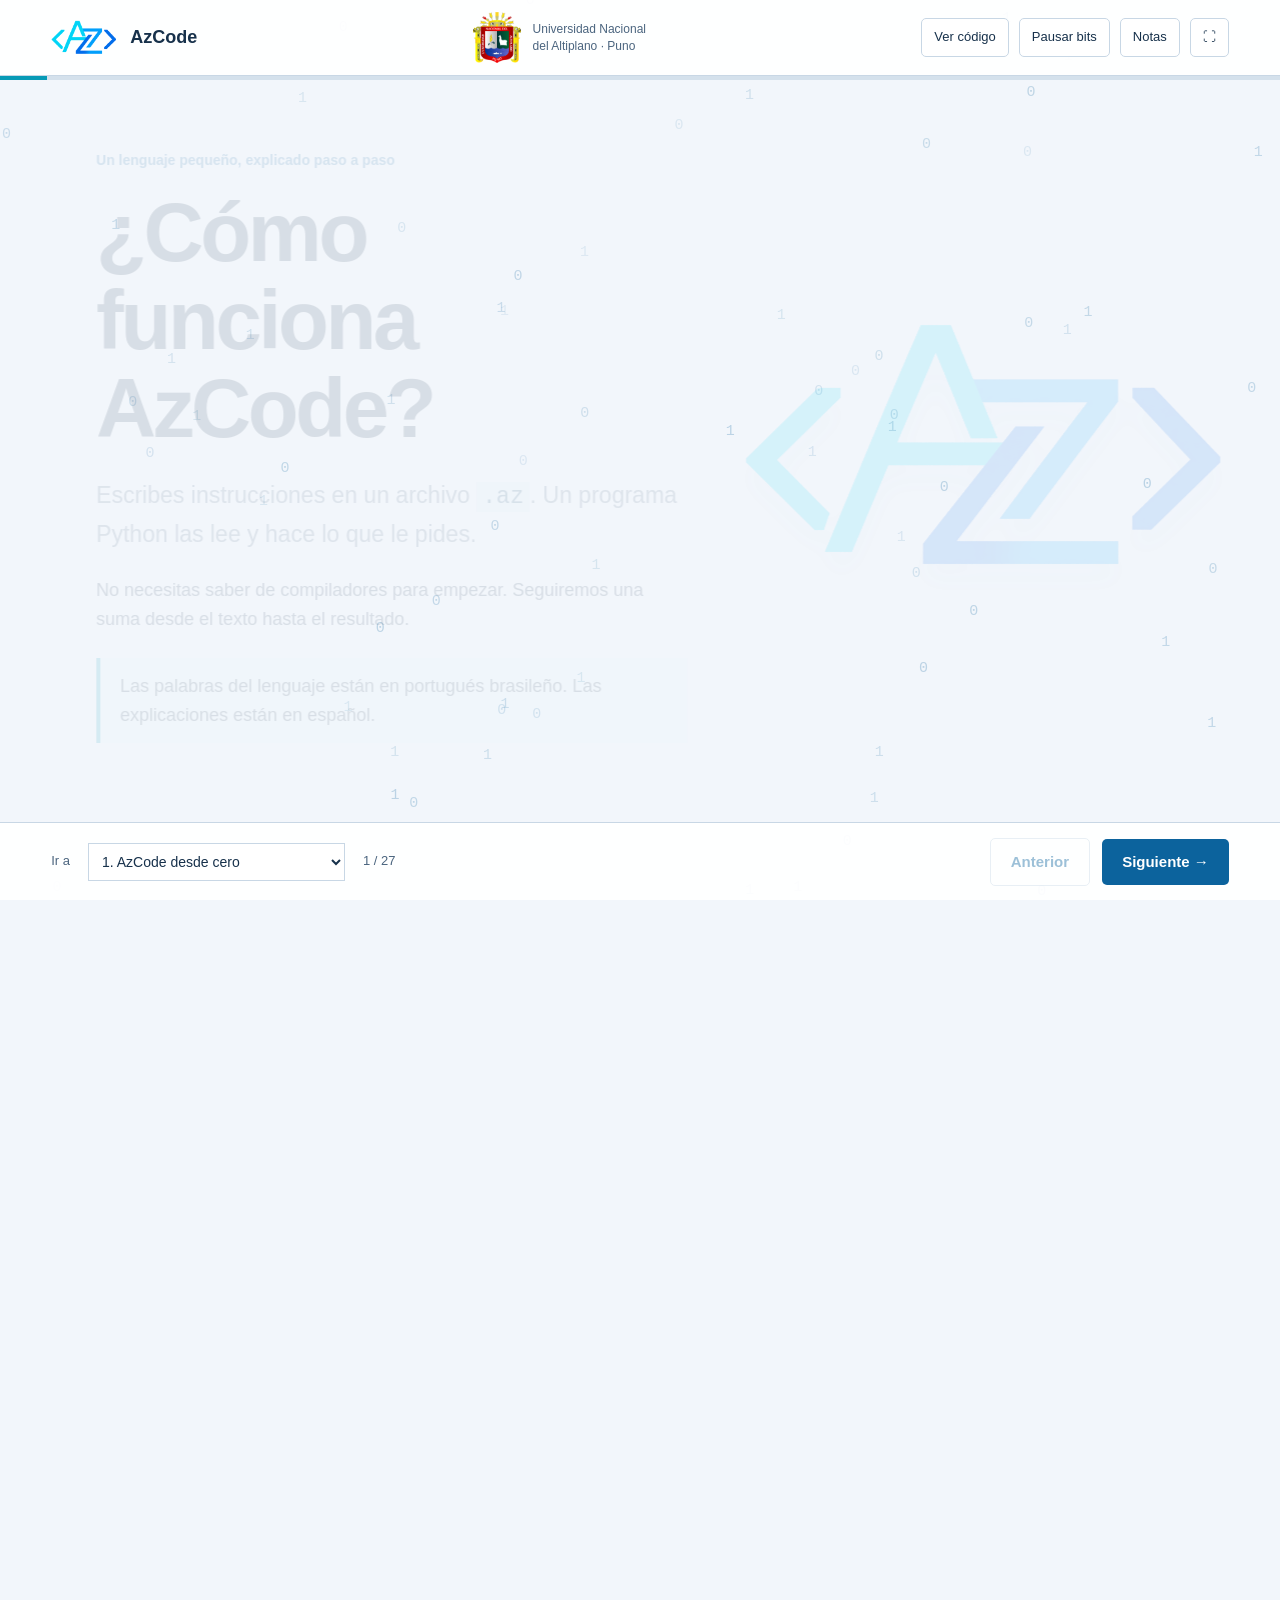
<file: index.html>
<!doctype html><html lang="es"><meta charset="utf-8"><meta name="viewport" content="width=device-width, initial-scale=1"><meta http-equiv="refresh" content="0;url=Ayuda/AzCode_Como_Funciona_Presentacion.html"><title>Ayuda de AzCode</title><a href="Ayuda/AzCode_Como_Funciona_Presentacion.html">Abrir la ayuda de AzCode</a></html>
</file>
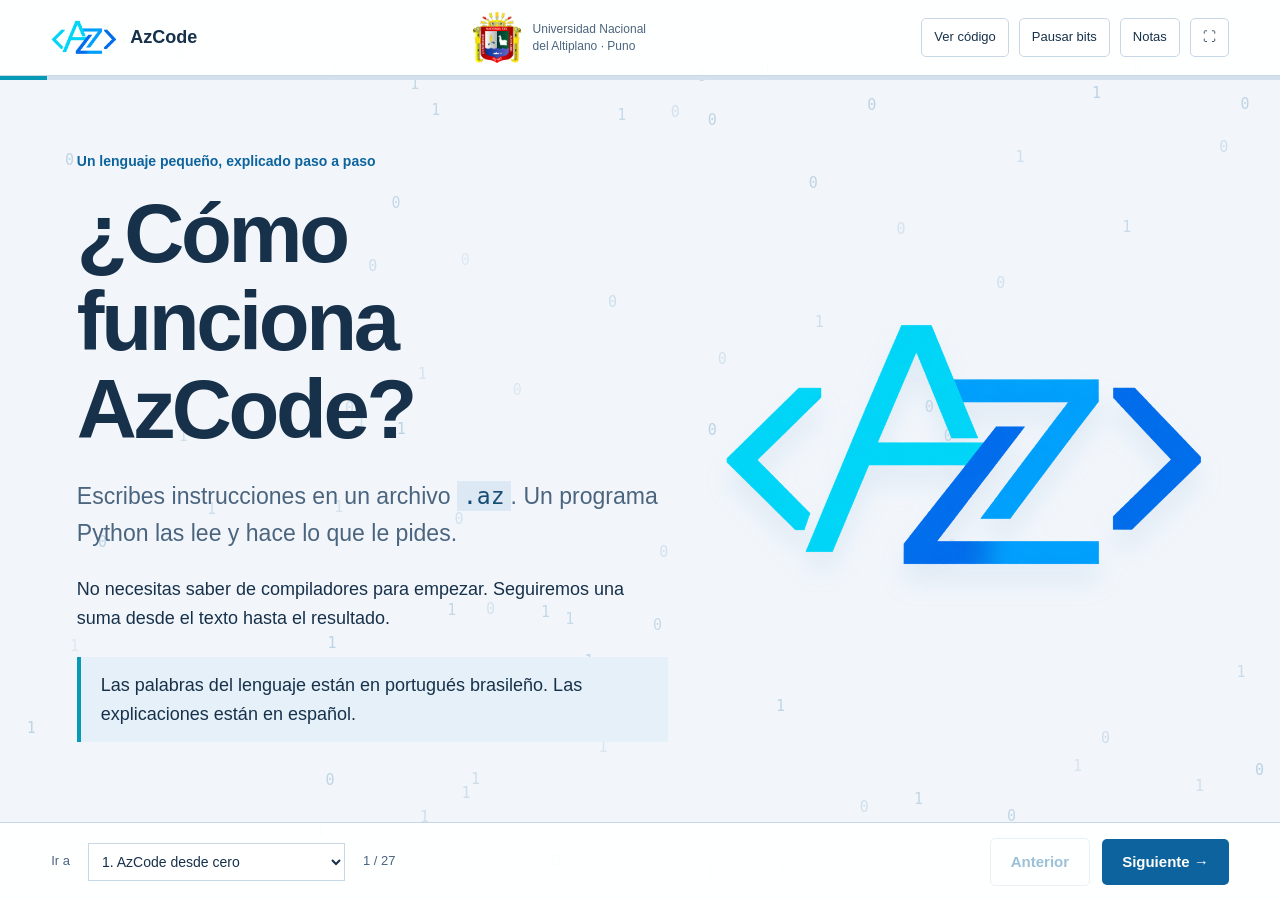
<file: Ayuda/AzCode_Como_Funciona_Presentacion.html>
<!doctype html><html lang="es"><head><meta charset="utf-8"><meta name="viewport" content="width=device-width,initial-scale=1"><title>AzCode · Cómo funciona</title><link rel="icon" href="recursos/AzCode_nitido.png"><link rel="stylesheet" href="recursos/presentacion.css"><link rel="stylesheet" href="recursos/presentacion_arboles.css"></head><body><canvas id="lluvia-bits" aria-hidden="true"></canvas><header class="cabecera"><div class="marca"><img src="recursos/AzCode_nitido.png" alt="Logo de AzCode"><span>AzCode</span></div><div class="universidad"><img src="../imagenes/Logo_UNAP.png" alt="Escudo de la Universidad Nacional del Altiplano"><span>Universidad Nacional<br>del Altiplano · Puno</span></div><div class="acciones"><a href="EXPLICACION_CODIGO.html">Ver código</a><button id="bits-boton" aria-pressed="true">Pausar bits</button><button id="notas-boton" aria-expanded="false" aria-controls="notas">Notas</button><button id="pantalla" aria-label="Activar pantalla completa">⛶</button></div></header><div class="barra" aria-hidden="true"><div class="avance" id="avance"></div></div><main class="diapositivas" id="diapositivas"><section class="diapositiva" data-titulo="AzCode desde cero" data-nota="Comienza con una idea sencilla: AzCode son reglas que nosotros definimos. Python es la herramienta que interpreta esas reglas." aria-label="1. AzCode desde cero"><div class="contenido"><div class="dos-columnas"><div><span class="etiqueta">Un lenguaje pequeño, explicado paso a paso</span><h1>¿Cómo funciona AzCode?</h1><p class="introduccion">Escribes instrucciones en un archivo <code>.az</code>. Un programa Python las lee y hace lo que le pides.</p><p>No necesitas saber de compiladores para empezar. Seguiremos una suma desde el texto hasta el resultado.</p><div class="clave">Las palabras del lenguaje están en portugués brasileño. Las explicaciones están en español.</div></div><div class="escena-logo"><img class="logo-grande" src="recursos/AzCode_nitido.png" alt="Logo de AzCode"></div></div></div></section><section class="diapositiva" data-titulo="Tu primer programa" data-nota="Las palabras inicio y fim no llevan punto y coma. La cabecera y las instrucciones sí." aria-label="2. Tu primer programa"><div class="contenido"><h2>Una instrucción pide una acción.</h2><p class="introduccion">Este programa muestra un saludo en la consola.</p><div class="dos-columnas"><div class="bloque-codigo"><div class="titulo-codigo">Un ejemplo completo</div><pre><span class="kw">programa</span> Saludo;
<span class="kw">inicio</span>
    <span class="fun">escrever</span>(<span class="str">&quot;Hola&quot;</span>);
<span class="kw">fim</span></pre></div><div><ul class="lista"><li><code>programa</code> le da un nombre.</li><li><code>inicio</code> abre el programa.</li><li><code>escrever</code> muestra el mensaje.</li><li><code>fim</code> lo cierra.</li></ul><div class="salida">Hola</div></div></div></div></section><section class="diapositiva" data-titulo="El recorrido" data-nota="main coordina las otras tres etapas. Se analiza el programa antes de empezar a ejecutar sus instrucciones." aria-label="3. El recorrido"><div class="contenido"><h2>Cuatro tareas, un resultado.</h2><p class="introduccion">Pulsa «Ver recorrido» para seguir el orden real.</p><div class="ruta" id="ruta"><div class="estacion"><span>src/main.py</span><strong>Leer</strong><p>Abre el archivo.</p></div><div class="estacion"><span>src/lexico.py</span><strong>Separar</strong><p>Reconoce las piezas.</p></div><div class="estacion"><span>src/sintactico.py</span><strong>Organizar</strong><p>Comprueba el orden.</p></div><div class="estacion"><span>src/interprete.py</span><strong>Ejecutar</strong><p>Calcula y muestra.</p></div></div><div class="controles"><button class="boton" id="animar-ruta">Ver recorrido</button><p id="detalle-ruta" aria-live="polite">Todo comienza en un archivo .az.</p></div></div></section><section class="diapositiva" data-titulo="Leer el archivo" data-nota="Una variable es un nombre asociado a un dato. En este caso codigo guarda texto, no instrucciones ejecutadas." aria-label="4. Leer el archivo"><div class="contenido"><h2>Al principio, todo es texto.</h2><div class="dos-columnas"><div class="bloque-codigo"><div class="titulo-codigo">Fragmento real de src/main.py</div><pre>codigo = archivo.<span class="fun">read_text</span>(encoding=<span class="str">&quot;utf-8-sig&quot;</span>)
instrucciones = <span class="fun">analizar_sintaxis</span>(<span class="fun">analizar_lexico</span>(codigo))
<span class="fun">ejecutar</span>(instrucciones)</pre></div><div><p class="introduccion">Leer un archivo no calcula nada todavía.</p><p>La variable <code>codigo</code> contiene los caracteres del programa. Después los pasa por los analizadores.</p><div class="clave">Sin argumentos, tu versión actual abre <code>programas/01HolaMundo.az</code>.</div></div></div></div></section><section class="diapositiva" data-titulo="Separar las piezas" data-nota="El léxico no sabe cuánto vale a o b: solo reconoce que esos textos son nombres." aria-label="5. Separar las piezas"><div class="contenido"><h2>El léxico reconoce las piezas.</h2><p class="introduccion">A estas piezas también se les llama tokens.</p><div class="bloque-codigo"><div class="titulo-codigo">AzCode</div><pre><span class="kw">numero</span> suma = a + b;</pre></div><div class="piezas"><span class="pieza" style="--orden:0">numero</span><span class="pieza" style="--orden:1">suma</span><span class="pieza" style="--orden:2">=</span><span class="pieza" style="--orden:3">a</span><span class="pieza" style="--orden:4">+</span><span class="pieza" style="--orden:5">b</span><span class="pieza" style="--orden:6">;</span></div><div class="clave">Reconoce números, nombres y signos. Ignora espacios y comentarios que empiezan con <code>#</code>.</div></div></section><section class="diapositiva" data-titulo="Organizar una instrucción" data-nota="El sintáctico no hace la suma. Prepara los datos para que el intérprete la haga después." aria-label="6. Organizar una instrucción"><div class="contenido"><h2>El sintáctico comprueba la forma.</h2><div class="dos-columnas"><div class="bloque-codigo"><div class="titulo-codigo">AzCode</div><pre><span class="kw">numero</span> suma = a + b;</pre></div><div><ol class="lista"><li>Ve una declaración <code>numero</code>.</li><li>Lee el nombre <code>suma</code>.</li><li>Exige <code>=</code>.</li><li>Recoge la expresión <code>a + b</code>.</li><li>Exige <code>;</code>.</li></ol></div></div><div class="clave">Si falta un símbolo o aparece una instrucción desconocida, el programa se detiene.</div></div></section><section class="diapositiva" data-titulo="Datos internos" data-nota="La versión actual tiene parámetros como tercer dato. Los números de línea del léxico no forman parte de esta tupla." aria-label="7. Datos internos"><div class="contenido"><h2>Una instrucción se guarda como datos.</h2><p class="introduccion">La lista de instrucciones contiene cuatro datos por instrucción.</p><div class="bloque-codigo"><div class="titulo-codigo">Representación actual en Python</div><pre>(<span class="str">&quot;numero&quot;</span>, <span class="str">&quot;suma&quot;</span>, [], <span class="str">&quot;a + b&quot;</span>)</pre></div><ol class="lista"><li><strong>Operación:</strong> numero.</li><li><strong>Nombre:</strong> suma.</li><li><strong>Parámetros:</strong> vacíos, porque no es una función.</li><li><strong>Expresión:</strong> a + b, todavía sin calcular.</li></ol></div></section><section class="diapositiva" data-titulo="Memoria paso a paso" data-nota="Esta es una simulación didáctica. El intérprete real empieza con verdadeiro y falso disponibles. Después añade cada variable declarada." aria-label="8. Memoria paso a paso"><div class="contenido"><h2>Las variables guardan resultados.</h2><p class="introduccion">Avanza una instrucción y mira cómo cambia la memoria.</p><div class="dos-columnas"><div><div class="bloque-codigo"><div class="titulo-codigo" id="titulo-memoria">Inicio</div><pre id="codigo-memoria"></pre></div><p id="detalle-memoria" aria-live="polite"></p><div class="controles"><button class="boton secundario" id="memoria-anterior">Atrás</button><button class="boton" id="memoria-siguiente">Ejecutar siguiente</button><button class="boton secundario" id="memoria-reiniciar">Reiniciar</button></div></div><div><table class="memoria"><thead><tr><th>Nombre</th><th>Valor</th></tr></thead><tbody id="datos-memoria"></tbody></table><div class="salida" id="salida-memoria"></div></div></div></div></section><section class="diapositiva" data-titulo="Entender una expresión" data-nota="ast.parse organiza la expresión; no la ejecuta con eval. Nuestro resolver decide qué operaciones están permitidas." aria-label="9. Entender una expresión"><div class="contenido"><h2>El árbol organiza el cálculo.</h2><div class="dos-columnas"><div><p class="introduccion">Python convierte <code>a + b</code> en partes.</p><ul class="lista"><li>El centro dice qué operación hacer.</li><li>Las ramas contienen los valores.</li><li>La función <code>resolver</code> calcula esas partes.</li></ul><div class="clave">AST significa árbol de sintaxis. Solo es una forma de organizar la expresión.</div></div><div class="arbol"><div class="nodo">+</div><div class="ramas"><div class="nodo">a = 17</div><div class="nodo">b = 5</div></div><div class="resultado">22</div></div></div></div></section><section class="diapositiva" data-titulo="Árboles paso a paso" data-nota="Los árboles se crean a partir de ast.parse en Python. El árbol muestra la expresión del valor, no la declaración completa. Cambia de ejemplo y avanza para resolver las hojas antes que su padre." aria-label="10. Árboles paso a paso"><div class="contenido"><div class="cabecera-leccion"><span class="etiqueta">Del árbol al resultado</span><h2>Primero los hijos. Después el padre.</h2><p class="introduccion">Cada paso hace lo mismo que <code>resolver</code>: reconoce el nodo, calcula sus hijos y entrega un valor.</p></div><div class="laboratorio"><div class="vista-arbol"><label for="ejemplo-arbol">Expresión<select id="ejemplo-arbol"><option value="0">a + b</option><option value="1">2 + 3 * 4</option><option value="2">raiz(25)</option><option value="3">potencia(2, 3)</option><option value="4">2 ** 3</option><option value="5">ler(&quot;Tu nombre: &quot;)</option><option value="6">doble(5)</option><option value="7">valor * 2</option></select></label><div class="lienzo-arbol"><svg id="arbol-svg" viewBox="0 0 640 400" role="img" aria-label="Árbol de la expresión seleccionada"></svg></div><span class="etiqueta">Árbol simplificado generado desde ast.parse. El nombre de una llamada se muestra en su nodo Call.</span></div><div class="paso-arbol"><span class="etiqueta" id="contador-arbol"></span><h3 id="titulo-arbol">Explora la expresión</h3><p id="detalle-arbol" aria-live="polite"></p><div class="salida" id="resultado-arbol"></div><div class="controles"><button class="boton secundario" id="arbol-anterior">Atrás</button><button class="boton" id="arbol-siguiente">Resolver siguiente</button><button class="boton secundario" id="arbol-reiniciar">Reiniciar</button></div></div></div><script type="application/json" id="datos-arboles">[{"expresion": "a + b", "nodos": [{"id": 0, "hijos": [1, 2], "titulo": "BinOp", "texto": "+", "resultado": "22"}, {"id": 1, "hijos": [], "titulo": "Name", "texto": "a", "resultado": "17"}, {"id": 2, "hijos": [], "titulo": "Name", "texto": "b", "resultado": "5"}], "pasos": [{"nodo": 1, "detalle": "Busca a en variables y encuentra 17."}, {"nodo": 2, "detalle": "Busca b en variables y encuentra 5."}, {"nodo": 0, "detalle": "Los dos hijos ya están calculados. Aplica 17 + 5 y obtiene 22."}]}, {"expresion": "2 + 3 * 4", "nodos": [{"id": 0, "hijos": [1, 2], "titulo": "BinOp", "texto": "+", "resultado": "14"}, {"id": 1, "hijos": [], "titulo": "Constant", "texto": "2", "resultado": "2"}, {"id": 2, "hijos": [3, 4], "titulo": "BinOp", "texto": "×", "resultado": "12"}, {"id": 3, "hijos": [], "titulo": "Constant", "texto": "3", "resultado": "3"}, {"id": 4, "hijos": [], "titulo": "Constant", "texto": "4", "resultado": "4"}], "pasos": [{"nodo": 1, "detalle": "Lee el valor literal 2. No necesita buscarlo en una variable."}, {"nodo": 3, "detalle": "Lee el valor literal 3. No necesita buscarlo en una variable."}, {"nodo": 4, "detalle": "Lee el valor literal 4. No necesita buscarlo en una variable."}, {"nodo": 2, "detalle": "Los dos hijos ya están calculados. Aplica 3 × 4 y obtiene 12."}, {"nodo": 0, "detalle": "Los dos hijos ya están calculados. Aplica 2 + 12 y obtiene 14."}]}, {"expresion": "raiz(25)", "nodos": [{"id": 0, "hijos": [1], "titulo": "Call", "texto": "raiz(...)", "resultado": "5.0"}, {"id": 1, "hijos": [], "titulo": "Constant", "texto": "25", "resultado": "25"}], "pasos": [{"nodo": 1, "detalle": "Lee el valor literal 25. No necesita buscarlo en una variable."}, {"nodo": 0, "detalle": "Reconoce raiz. La función del intérprete calcula 25 ** 0.5 y recibe 5.0, sin importar math."}]}, {"expresion": "potencia(2, 3)", "nodos": [{"id": 0, "hijos": [1, 2], "titulo": "Call", "texto": "potencia(...)", "resultado": "8"}, {"id": 1, "hijos": [], "titulo": "Constant", "texto": "2", "resultado": "2"}, {"id": 2, "hijos": [], "titulo": "Constant", "texto": "3", "resultado": "3"}], "pasos": [{"nodo": 1, "detalle": "Lee el valor literal 2. No necesita buscarlo en una variable."}, {"nodo": 2, "detalle": "Lee el valor literal 3. No necesita buscarlo en una variable."}, {"nodo": 0, "detalle": "Reconoce potencia. Llama a operadores.pow(2, 3) y recibe 8."}]}, {"expresion": "2 ** 3", "nodos": [{"id": 0, "hijos": [1, 2], "titulo": "BinOp", "texto": "**", "resultado": "8"}, {"id": 1, "hijos": [], "titulo": "Constant", "texto": "2", "resultado": "2"}, {"id": 2, "hijos": [], "titulo": "Constant", "texto": "3", "resultado": "3"}], "pasos": [{"nodo": 1, "detalle": "Lee el valor literal 2. No necesita buscarlo en una variable."}, {"nodo": 2, "detalle": "Lee el valor literal 3. No necesita buscarlo en una variable."}, {"nodo": 0, "detalle": "Los dos hijos ya están calculados. Aplica 2 ** 3 y obtiene 8."}]}, {"expresion": "ler(\"Tu nombre: \")", "nodos": [{"id": 0, "hijos": [1], "titulo": "Call", "texto": "ler(...)", "resultado": "Ana"}, {"id": 1, "hijos": [], "titulo": "Constant", "texto": "Tu nombre: ", "resultado": "Tu nombre: "}], "pasos": [{"nodo": 1, "detalle": "Lee el valor literal 'Tu nombre: '. No necesita buscarlo en una variable."}, {"nodo": 0, "detalle": "Reconoce ler y llama a input con el mensaje. Aquí simulamos que escribiste Ana y pulsaste Enter: devuelve texto."}]}, {"expresion": "doble(5)", "nodos": [{"id": 0, "hijos": [1], "titulo": "Call", "texto": "doble(...)", "resultado": "10"}, {"id": 1, "hijos": [], "titulo": "Constant", "texto": "5", "resultado": "5"}], "pasos": [{"nodo": 1, "detalle": "Lee el valor literal 5. No necesita buscarlo en una variable."}, {"nodo": 0, "detalle": "Busca doble en funciones, asigna valor = 5 en una copia local y analiza su cuerpo valor * 2 en otro árbol. Devuelve 10."}]}, {"expresion": "valor * 2", "nodos": [{"id": 0, "hijos": [1, 2], "titulo": "BinOp", "texto": "×", "resultado": "10"}, {"id": 1, "hijos": [], "titulo": "Name", "texto": "valor", "resultado": "5"}, {"id": 2, "hijos": [], "titulo": "Constant", "texto": "2", "resultado": "2"}], "pasos": [{"nodo": 1, "detalle": "Busca valor en variables y encuentra 5."}, {"nodo": 2, "detalle": "Lee el valor literal 2. No necesita buscarlo en una variable."}, {"nodo": 0, "detalle": "Los dos hijos ya están calculados. Aplica 5 × 2 y obtiene 10."}]}]</script></div></section><section class="diapositiva" data-titulo="Cómo hace raiz" data-nota="La raíz se calcula con una potencia de un medio. Se rechazan entradas negativas y no se importa math." aria-label="11. Cómo hace raiz"><div class="contenido"><span class="etiqueta">De AzCode a una función de Python</span><h2>raiz(25) calcula 25 ** 0.5.</h2><div class="dos-columnas"><div class="bloque-codigo"><div class="titulo-codigo">Fragmentos de scr/interprete.py</div><pre><span class="kw">def</span> <span class="fun">raiz</span>(<span class="kw">numero</span>):
    <span class="kw">if</span> <span class="kw">numero</span> &lt; <span class="num">0</span>:
        <span class="kw">raise</span> <span class="fun">ValueError</span>(<span class="str">&quot;Número negativo&quot;</span>)
    <span class="kw">return</span> <span class="kw">numero</span> ** <span class="num">0.5</span></pre></div><div><ol class="lista"><li><code>ast.parse</code> crea un nodo <strong>Call</strong> llamado raiz.</li><li><code>resolver</code> lee su argumento 25.</li><li>Reconoce el nombre y llama a nuestra función <code>raiz</code>, que usa <code>numero ** 0.5</code>.</li><li>Recibe <strong>5.0</strong> y lo usa como resultado.</li></ol><div class="clave">En <code>numero resultado = raiz(25);</code>, ejecutar guarda ese 5.0 en resultado. Una raíz negativa produce un error básico.</div></div></div></div></section><section class="diapositiva" data-titulo="Cómo hace potencia" data-nota="operator es la biblioteca de operaciones de Python. El árbol de potencia(2,3) representa una llamada; el de 2**3 representa un operador con dos operandos." aria-label="12. Cómo hace potencia"><div class="contenido"><span class="etiqueta">Dos formas, una misma operación</span><h2>Una potencia puede ser Call o BinOp.</h2><div class="dos-columnas"><div><div class="bloque-codigo"><div class="titulo-codigo">Dos expresiones de AzCode</div><pre><span class="fun">potencia</span>(<span class="num">2</span>, <span class="num">3</span>)
<span class="num">2</span> ** <span class="num">3</span></pre></div><div class="clave"><strong>Call:</strong> potencia(...) busca el nombre y llama a operadores.pow.<br><strong>BinOp:</strong> ** se reconoce como ast.Pow y el diccionario operaciones selecciona operadores.pow.</div></div><div><div class="bloque-codigo"><div class="titulo-codigo">Fragmentos de scr/interprete.py</div><pre><span class="kw">if</span> nombre == <span class="str">&quot;potencia&quot;</span>:
    <span class="kw">return</span> operadores.<span class="fun">pow</span>(*argumentos)

ast.Pow: operadores.pow</pre></div><p class="introduccion">Ambas calculan 2 × 2 × 2 = <strong>8</strong>.</p><p>En el laboratorio puedes comparar sus dos árboles.</p></div></div></div></section><section class="diapositiva" data-titulo="Cómo hace ler" data-nota="La conversión se hace al declarar una variable, no dentro de ler. escrever(ler(...)) muestra la respuesta de texto directamente." aria-label="13. Cómo hace ler"><div class="contenido"><span class="etiqueta">Escribir y pulsar Enter</span><h2>ler devuelve texto antes de convertirlo.</h2><div class="dos-columnas"><div class="bloque-codigo"><div class="titulo-codigo">AzCode y fragmentos internos</div><pre><span class="kw">numero</span> edad = <span class="fun">ler</span>(<span class="str">&quot;Tu edad: &quot;</span>);

<span class="cm"># Dentro del intérprete:</span>
<span class="kw">if</span> nombre == <span class="str">&quot;ler&quot;</span>:
    <span class="kw">return</span> <span class="fun">input</span>(*argumentos)

valor = <span class="fun">float</span>(valor)</pre></div><div><ol class="lista"><li>El árbol contiene un <strong>Call</strong> llamado ler y una cadena con el mensaje.</li><li><code>input</code> muestra el mensaje y espera tu respuesta.</li><li>Si escribes 20, devuelve el texto <code>"20"</code>.</li><li>Como la declaración es numero, <code>ejecutar</code> usa float y guarda <strong>20.0</strong>.</li></ol><div class="clave">texto conserva la respuesta. booleano convierte verdadeiro o falso. Un número mal escrito produce un error.</div></div></div></div></section><section class="diapositiva" data-titulo="Cuándo usa árboles" data-nota="El sintáctico propio de AzCode prepara instrucciones; ast se usa después para entender las expresiones de esas instrucciones. El modo eval de ast.parse no ejecuta código arbitrario." aria-label="14. Cuándo usa árboles"><div class="contenido"><h2>El AST aparece al evaluar una expresión.</h2><div class="dos-columnas"><div><ol class="lista"><li>El léxico reconoce las piezas.</li><li>El sintáctico prepara una expresión de texto.</li><li><code>evaluar</code> llama a <code>ast.parse</code>.</li><li><code>resolver</code> recorre ese árbol.</li></ol><div class="clave">Los árboles organizan operaciones, comparaciones, llamadas y valores. No dibujan todo el archivo .az como un único árbol.</div></div><div class="bloque-codigo"><div class="titulo-codigo">Entrada al cálculo en evaluar</div><pre><span class="kw">return</span> <span class="fun">resolver</span>(
    ast.<span class="fun">parse</span>(expresion, mode=<span class="str">&quot;eval&quot;</span>).body
)</pre></div></div><p>Una función creada con <code>funcao</code> valida su cuerpo al declararse. Cuando la llamas, evaluar vuelve a analizar ese cuerpo usando sus parámetros locales.</p></div></section><section class="diapositiva" data-titulo="Salida y entrada" data-nota="ler devuelve texto. Al declarar numero, el intérprete convierte la respuesta a número; al declarar booleano acepta verdadeiro o falso." aria-label="15. Salida y entrada"><div class="contenido"><h2>La consola permite conversar.</h2><div class="dos-columnas"><div class="bloque-codigo"><div class="titulo-codigo">AzCode</div><pre><span class="kw">texto</span> nombre = <span class="fun">ler</span>(<span class="str">&quot;Tu nombre: &quot;</span>);
<span class="fun">escrever</span>(<span class="str">&quot;Hola, &quot;</span> + nombre);</pre></div><div><p><code>ler</code> espera una respuesta y Enter.</p><p><code>escrever</code> muestra el resultado.</p><div class="prueba"><label>Prueba un nombre<input id="nombre-demo" type="text" value="Ana" maxlength="60"></label><button class="boton" id="saludar-demo">Mostrar saludo</button></div><p class="salida" id="saludo-demo" aria-live="polite">Hola, Ana</p><span class="etiqueta">Demostración del ejemplo en el navegador.</span></div></div></div></section><section class="diapositiva" data-titulo="Números y operaciones" data-nota="La raíz cuadrada requiere un número mayor o igual a cero. Para decimales se usa punto. Los paréntesis permiten organizar el cálculo." aria-label="16. Números y operaciones"><div class="contenido"><h2>También calcula potencia y raíz.</h2><div class="cuentas"><div class="cuenta"><code>8 + 2</code><span>Suma: 10</span></div><div class="cuenta"><code>8 - 2</code><span>Resta: 6</span></div><div class="cuenta"><code>8 * 2</code><span>Multiplicación: 16</span></div><div class="cuenta"><code>8 / 2</code><span>División: 4.0</span></div><div class="cuenta"><code>10 % 3</code><span>Resto: 1</span></div><div class="cuenta"><code>2 ** 3</code><span>Potencia: 8</span></div><div class="cuenta"><code>potencia(2, 3)</code><span>Otra forma de potencia: 8</span></div><div class="cuenta"><code>raiz(25)</code><span>Raíz cuadrada: 5.0</span></div><div class="cuenta"><code>(2 + 3) * 4</code><span>Paréntesis: 20</span></div></div></div></section><section class="diapositiva" data-titulo="Booleanos" data-nota="Las comparaciones ==, !=, &lt;, &gt;, &lt;= y &gt;= producen booleanos. Guardar una condición no implica que haya instrucciones se o senao: todavía no existen." aria-label="17. Booleanos"><div class="contenido"><h2>Una respuesta puede ser verdadera o falsa.</h2><div class="dos-columnas"><div class="bloque-codigo"><div class="titulo-codigo">AzCode</div><pre><span class="kw">booleano</span> estudiante = <span class="kw">verdadeiro</span>;
<span class="kw">booleano</span> mayor = <span class="num">20</span> &gt;= <span class="num">18</span>;
<span class="fun">escrever</span>(mayor <span class="kw">e</span> estudiante);
<span class="fun">escrever</span>(<span class="kw">nao</span> estudiante);</pre></div><div><ul class="lista"><li><code>verdadeiro</code> significa verdadero.</li><li><code>falso</code> significa falso.</li><li><code>e</code>: los dos deben ser verdaderos.</li><li><code>ou</code>: al menos uno debe ser verdadero.</li><li><code>nao</code>: invierte el resultado.</li></ul><div class="salida">verdadeiro
falso</div></div></div></div></section><section class="diapositiva" data-titulo="Funciones sencillas" data-nota="Cada función tiene una sola expresión de resultado. Los parámetros se guardan en una copia local de las variables y no cambian las del programa." aria-label="18. Funciones sencillas"><div class="contenido"><h2>Una función evita repetir una cuenta.</h2><div class="dos-columnas"><div class="bloque-codigo"><div class="titulo-codigo">AzCode</div><pre><span class="kw">funcao</span> <span class="fun">doble</span>(valor) = valor * <span class="num">2</span>;
<span class="kw">numero</span> resultado = <span class="fun">doble</span>(<span class="num">5</span>);
<span class="fun">escrever</span>(resultado);</pre></div><div><ol class="lista"><li>Creas una función llamada <code>doble</code>.</li><li>Su parámetro se llama <code>valor</code>.</li><li>Cuando la llamas con 5, calcula 5 × 2.</li><li>Devuelve 10.</li></ol><div class="prueba"><label>Número<input id="numero-demo" type="number" value="5" step="any"></label><button class="boton" id="doble-demo">Ver doble</button></div><p class="salida" id="resultado-demo" aria-live="polite">doble(5) → 10</p></div></div></div></section><section class="diapositiva" data-titulo="Varias entradas en una función" data-nota="La sintaxis usa funcao, sin tilde, como palabra reservada del lenguaje. Una función no tiene bloques ni instrucción de retorno." aria-label="19. Varias entradas en una función"><div class="contenido"><h2>También puedes recibir dos valores.</h2><div class="bloque-codigo"><div class="titulo-codigo">AzCode</div><pre><span class="kw">funcao</span> <span class="fun">sumar</span>(primero, segundo) = primero + segundo;
<span class="fun">escrever</span>(<span class="fun">sumar</span>(<span class="num">3</span>, <span class="num">4</span>));</pre></div><div class="clave"><strong>Parámetros:</strong> primero y segundo son los nombres dentro de la función.<br><strong>Argumentos:</strong> 3 y 4 son los valores que entregas al llamarla.</div><p class="salida">7</p><p>Declara la función antes de llamarla y entrega un valor por cada parámetro.</p></div></section><section class="diapositiva" data-titulo="Errores básicos" data-nota="La lectura del archivo tiene su propio mensaje. Otros errores muestran: revisa las instrucciones, los nombres y los valores. Es intencionalmente básico." aria-label="20. Errores básicos"><div class="contenido"><h2>Si algo falla, revisa lo básico.</h2><div class="dos-columnas"><div class="bloque-codigo"><div class="titulo-codigo">Ejemplo con error</div><pre><span class="kw">numero</span> resultado = <span class="num">10</span> / <span class="num">0</span>;</pre></div><div><p class="introduccion">El programa muestra un mensaje corto y se detiene.</p><ul class="lista"><li>¿Falta <code>;</code> o un paréntesis?</li><li>¿El nombre ya está declarado?</li><li>¿El valor tiene el tipo correcto?</li><li>¿Se está dividiendo entre cero?</li></ul></div></div><div class="clave">Los errores se capturan en <code>main.py</code>. Las salidas mostradas antes del error permanecen.</div></div></section><section class="diapositiva" data-titulo="Carpetas y ejecución" data-nota="El intérprete no necesita paquetes externos. Las ayudas se abren con doble clic y funcionan sin internet." aria-label="21. Carpetas y ejecución"><div class="contenido"><h2>Todo tiene un lugar.</h2><div class="dos-columnas"><div class="bloque-codigo"><div class="titulo-codigo">Estructura del proyecto</div><pre>AzCode/
  programas/      <span class="cm"># ejemplos .az</span>
  src/            <span class="cm"># intérprete Python</span>
  instrucciones/  <span class="cm"># guía TXT</span>
  Ayuda/          <span class="cm"># estas páginas</span>
  imagenes/       <span class="cm"># logos originales</span>
  ExtrasAI/       <span class="cm"># recursos y herramientas</span></pre></div><div><p>Abre una terminal en la raíz de AzCode.</p><div class="bloque-codigo"><div class="titulo-codigo">Comandos</div><pre>python -B src/main.py
python -B src/main.py programas/15FuncionesYEntrada.az</pre></div><p><code>-B</code> evita crear caché de Python.</p></div></div></div></section><section class="diapositiva" data-titulo="Ejecutar con un botón" data-nota="El botón guarda el documento seleccionado si tiene cambios y ejecuta Python en una consola normal. La configuración azcode.python permite indicar otro ejecutable de Python." aria-label="22. Ejecutar con un botón"><div class="contenido"><h2>Abre un .az y pulsa ▶.</h2><div class="dos-columnas"><div><p class="introduccion">La extensión local de AzCode muestra un botón de ejecución en VS Code.</p><ol class="lista"><li>Abre la carpeta AzCode.</li><li>Abre <code>programas/21Calculadora.az</code>.</li><li>Pulsa <strong>Ejecutar archivo .az</strong>.</li><li>Escribe las respuestas en la terminal.</li></ol></div><div><div class="bloque-codigo"><div class="titulo-codigo">Lo que ejecuta el botón</div><pre>python -B src/main.py programas/21Calculadora.az</pre></div><p>El runner llama al intérprete existente. <code>ler</code> sigue usando la consola real.</p><div class="bloque-codigo"><div class="titulo-codigo">Alternativa: elegir programa en consola</div><pre>python -B ExtrasAI/runner.py</pre></div></div></div></div></section><section class="diapositiva" data-titulo="Qué puede hacer hoy" data-nota="Distingue lo que ya funciona de las posibilidades futuras. Ya hay ciclos, selección de opciones y reasignaciones. Todavía no hay se/senao ni funciones de varias instrucciones." aria-label="23. Qué puede hacer hoy"><div class="contenido"><h2>Un lenguaje pequeño y claro.</h2><div class="dos-columnas"><div><h3>Ya funciona</h3><ul class="lista"><li>Números, texto y booleanos.</li><li>Entrada y salida de consola.</li><li>Cuentas, potencia, raíz y comparaciones.</li><li>Funciones de una expresión.</li><li>Ciclos enquanto y para, selección escolha y reasignaciones.</li><li>Comentarios y errores básicos.</li></ul></div><div><h3>Se puede añadir después</h3><ul class="lista"><li>Condiciones <code>se</code> y <code>senao</code>.</li><li>Recorrido de listas.</li><li>Recorrido descendente y paso para para.</li><li>Funciones con varias instrucciones.</li></ul><div class="clave">Añadir una capacidad requiere conectarla al léxico, al sintáctico y al intérprete.</div></div></div></div></section><section class="diapositiva" data-titulo="Repetir con enquanto" data-nota="El contador cambia en cada vuelta. Si nunca cambia la condición, el ciclo puede continuar indefinidamente; Ctrl+C detiene el programa." aria-label="24. Repetir con enquanto"><div class="contenido"><h2>Repetir mientras se cumpla una condición.</h2><div class="bloque-codigo"><div class="titulo-codigo">AzCode</div><pre><span class="kw">numero</span> contador = <span class="num">1</span>;
<span class="kw">enquanto</span> (contador &lt;= <span class="num">5</span>) {
    <span class="fun">escrever</span>(contador);
    contador = contador + <span class="num">1</span>;
}</pre></div><p>El sintáctico guarda el cuerpo del bloque. El intérprete vuelve a comprobar la condición y llama a procesar para cada repetición.</p></div></section><section class="diapositiva" data-titulo="Contar con para" data-nota="Los límites deben ser enteros; una entrada 5.0 también vale porque representa un entero. No hay paso personalizado ni recorrido descendente en esta versión." aria-label="25. Contar con para"><div class="contenido"><h2>Un contador que avanza solo.</h2><div class="bloque-codigo"><div class="titulo-codigo">AzCode</div><pre><span class="kw">para</span> contador <span class="kw">de</span> <span class="num">1</span> <span class="kw">ate</span> <span class="num">5</span> {
    <span class="fun">escrever</span>(contador);
}</pre></div><p>Ambos límites son inclusivos. El intérprete usa range(desde, hasta + 1). Si el inicio es mayor que el final, no hay repeticiones.</p></div></section><section class="diapositiva" data-titulo="Escoger con escolha" data-nota="No hace falta escribir break. Cada caso termina al empezar el siguiente caso o al cerrar la llave. Se pueden anidar ciclos y selecciones." aria-label="26. Escoger con escolha"><div class="contenido"><h2>Elegir una opción sin ejecutar las otras.</h2><div class="bloque-codigo"><div class="titulo-codigo">AzCode</div><pre><span class="kw">escolha</span> (opcion) {
    <span class="kw">caso</span> <span class="num">1</span>:
        <span class="fun">escrever</span>(<span class="str">&quot;Hola&quot;</span>);
    <span class="kw">caso</span> <span class="num">2</span>:
        <span class="fun">escrever</span>(<span class="fun">raiz</span>(<span class="num">25</span>));
    <span class="kw">padrao</span>:
        <span class="fun">escrever</span>(<span class="str">&quot;Otra opción&quot;</span>);
}</pre></div><p>El selector se calcula una vez. Ejecuta el primer caso que coincide; padrao solo se usa si no hay coincidencias.</p></div></section><section class="diapositiva" data-titulo="Repaso" data-nota="Puedes cerrar mostrando 11OperacionesBasicas.az en la consola real y después abrir la guía del código para explicar una línea concreta." aria-label="27. Repaso"><div class="contenido"><span class="etiqueta">Lo esencial para explicarlo a otra persona</span><h2>Escribir → reconocer → organizar → ejecutar.</h2><p class="introduccion">El archivo .az contiene tus instrucciones. El léxico encuentra las piezas. El sintáctico verifica su orden. El intérprete calcula los valores y conversa por la consola.</p><div class="clave">Si entiendes cómo <code>numero suma = a + b;</code> acaba guardando 22, ya entiendes el recorrido principal de AzCode.</div><div class="controles"><a class="boton" href="EXPLICACION_CODIGO.html">Ver cada línea del código</a><a href="../instrucciones/QUE_PUEDE_HACER.txt">Abrir ejemplos TXT</a></div></div></section></main><aside class="notas" id="notas" hidden><h2>Para explicar esta diapositiva</h2><p id="texto-notas"></p><button class="boton secundario" id="cerrar-notas">Cerrar notas</button></aside><footer class="pie"><div class="indice"><label for="indice" class="contador">Ir a</label><select id="indice" aria-label="Elegir diapositiva"><option value="0">1. AzCode desde cero</option><option value="1">2. Tu primer programa</option><option value="2">3. El recorrido</option><option value="3">4. Leer el archivo</option><option value="4">5. Separar las piezas</option><option value="5">6. Organizar una instrucción</option><option value="6">7. Datos internos</option><option value="7">8. Memoria paso a paso</option><option value="8">9. Entender una expresión</option><option value="9">10. Árboles paso a paso</option><option value="10">11. Cómo hace raiz</option><option value="11">12. Cómo hace potencia</option><option value="12">13. Cómo hace ler</option><option value="13">14. Cuándo usa árboles</option><option value="14">15. Salida y entrada</option><option value="15">16. Números y operaciones</option><option value="16">17. Booleanos</option><option value="17">18. Funciones sencillas</option><option value="18">19. Varias entradas en una función</option><option value="19">20. Errores básicos</option><option value="20">21. Carpetas y ejecución</option><option value="21">22. Ejecutar con un botón</option><option value="22">23. Qué puede hacer hoy</option><option value="23">24. Repetir con enquanto</option><option value="24">25. Contar con para</option><option value="25">26. Escoger con escolha</option><option value="26">27. Repaso</option></select><span class="contador" id="contador" aria-live="polite"></span></div><div class="controles"><button class="boton secundario" id="anterior">Anterior</button><button class="boton" id="siguiente">Siguiente →</button></div></footer><script src="recursos/presentacion.js"></script><script src="recursos/arboles.js"></script><script src="recursos/bits.js"></script></body></html>
</file>
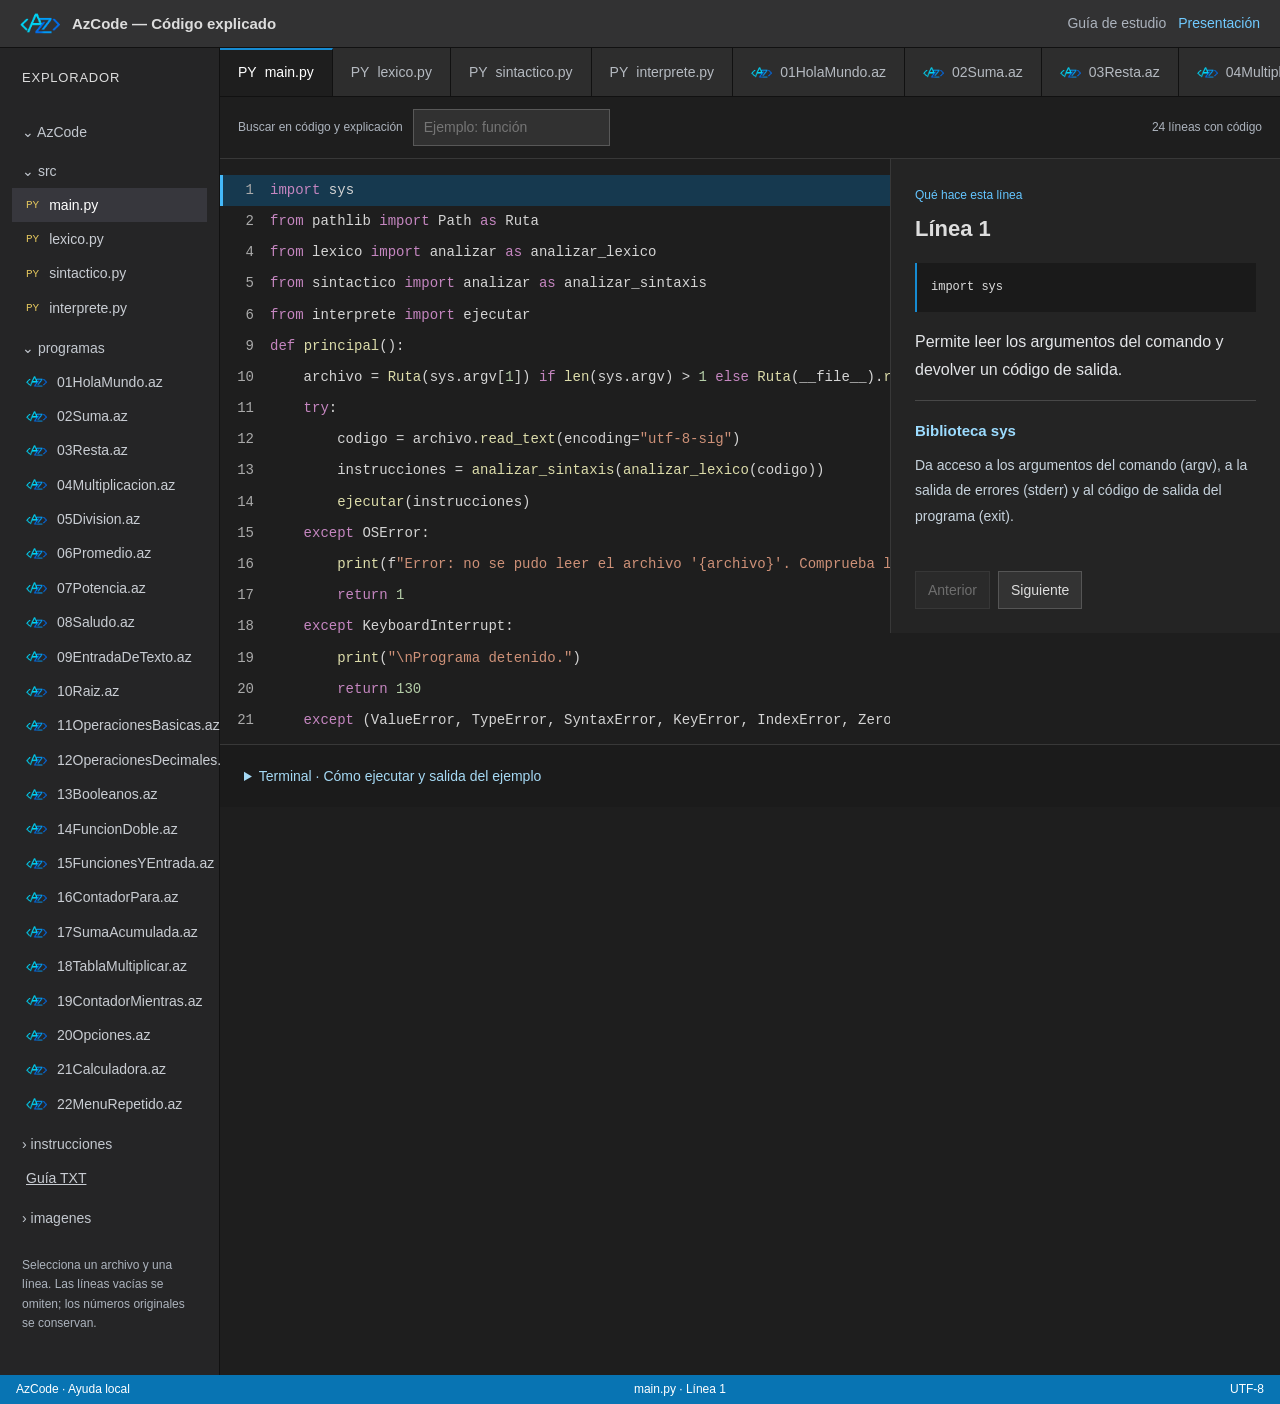
<file: Ayuda/EXPLICACION_CODIGO.html>
<!doctype html><html lang="es"><head><meta charset="utf-8"><meta name="viewport" content="width=device-width,initial-scale=1"><title>AzCode · Código explicado</title><link rel="icon" href="recursos/AzCode_nitido.png"><link rel="stylesheet" href="recursos/editor.css"><link rel="stylesheet" href="recursos/editor_detalles.css"></head><body>
<header class="titulo"><img src="recursos/AzCode_nitido.png" alt="Logo de AzCode"><strong>AzCode — Código explicado</strong><span>Guía de estudio</span><a href="AzCode_Como_Funciona_Presentacion.html">Presentación</a></header>
<div class="espacio"><aside class="explorador"><h2>EXPLORADOR</h2><div class="carpeta">⌄ AzCode</div><div class="carpeta">⌄ src</div><button class="archivo" data-archivo="main.py"><span class="python" aria-hidden="true">PY</span>main.py</button><button class="archivo" data-archivo="lexico.py"><span class="python" aria-hidden="true">PY</span>lexico.py</button><button class="archivo" data-archivo="sintactico.py"><span class="python" aria-hidden="true">PY</span>sintactico.py</button><button class="archivo" data-archivo="interprete.py"><span class="python" aria-hidden="true">PY</span>interprete.py</button><div class="carpeta">⌄ programas</div><button class="archivo" data-archivo="01HolaMundo.az"><img src="recursos/AzCode_nitido.png" alt="">01HolaMundo.az</button><button class="archivo" data-archivo="02Suma.az"><img src="recursos/AzCode_nitido.png" alt="">02Suma.az</button><button class="archivo" data-archivo="03Resta.az"><img src="recursos/AzCode_nitido.png" alt="">03Resta.az</button><button class="archivo" data-archivo="04Multiplicacion.az"><img src="recursos/AzCode_nitido.png" alt="">04Multiplicacion.az</button><button class="archivo" data-archivo="05Division.az"><img src="recursos/AzCode_nitido.png" alt="">05Division.az</button><button class="archivo" data-archivo="06Promedio.az"><img src="recursos/AzCode_nitido.png" alt="">06Promedio.az</button><button class="archivo" data-archivo="07Potencia.az"><img src="recursos/AzCode_nitido.png" alt="">07Potencia.az</button><button class="archivo" data-archivo="08Saludo.az"><img src="recursos/AzCode_nitido.png" alt="">08Saludo.az</button><button class="archivo" data-archivo="09EntradaDeTexto.az"><img src="recursos/AzCode_nitido.png" alt="">09EntradaDeTexto.az</button><button class="archivo" data-archivo="10Raiz.az"><img src="recursos/AzCode_nitido.png" alt="">10Raiz.az</button><button class="archivo" data-archivo="11OperacionesBasicas.az"><img src="recursos/AzCode_nitido.png" alt="">11OperacionesBasicas.az</button><button class="archivo" data-archivo="12OperacionesDecimales.az"><img src="recursos/AzCode_nitido.png" alt="">12OperacionesDecimales.az</button><button class="archivo" data-archivo="13Booleanos.az"><img src="recursos/AzCode_nitido.png" alt="">13Booleanos.az</button><button class="archivo" data-archivo="14FuncionDoble.az"><img src="recursos/AzCode_nitido.png" alt="">14FuncionDoble.az</button><button class="archivo" data-archivo="15FuncionesYEntrada.az"><img src="recursos/AzCode_nitido.png" alt="">15FuncionesYEntrada.az</button><button class="archivo" data-archivo="16ContadorPara.az"><img src="recursos/AzCode_nitido.png" alt="">16ContadorPara.az</button><button class="archivo" data-archivo="17SumaAcumulada.az"><img src="recursos/AzCode_nitido.png" alt="">17SumaAcumulada.az</button><button class="archivo" data-archivo="18TablaMultiplicar.az"><img src="recursos/AzCode_nitido.png" alt="">18TablaMultiplicar.az</button><button class="archivo" data-archivo="19ContadorMientras.az"><img src="recursos/AzCode_nitido.png" alt="">19ContadorMientras.az</button><button class="archivo" data-archivo="20Opciones.az"><img src="recursos/AzCode_nitido.png" alt="">20Opciones.az</button><button class="archivo" data-archivo="21Calculadora.az"><img src="recursos/AzCode_nitido.png" alt="">21Calculadora.az</button><button class="archivo" data-archivo="22MenuRepetido.az"><img src="recursos/AzCode_nitido.png" alt="">22MenuRepetido.az</button><div class="carpeta">› instrucciones</div><a class="archivo" href="../instrucciones/QUE_PUEDE_HACER.txt">Guía TXT</a><div class="carpeta">› imagenes</div><p>Selecciona un archivo y una línea. Las líneas vacías se omiten; los números originales se conservan.</p></aside>
<main class="editor"><div class="pestanas" role="tablist" aria-label="Archivos del proyecto"><button role="tab" aria-selected="false" aria-controls="codigo" id="pestana-main.py" data-archivo="main.py"><span class="python" aria-hidden="true">PY</span>main.py</button><button role="tab" aria-selected="false" aria-controls="codigo" id="pestana-lexico.py" data-archivo="lexico.py"><span class="python" aria-hidden="true">PY</span>lexico.py</button><button role="tab" aria-selected="false" aria-controls="codigo" id="pestana-sintactico.py" data-archivo="sintactico.py"><span class="python" aria-hidden="true">PY</span>sintactico.py</button><button role="tab" aria-selected="false" aria-controls="codigo" id="pestana-interprete.py" data-archivo="interprete.py"><span class="python" aria-hidden="true">PY</span>interprete.py</button><button role="tab" aria-selected="false" aria-controls="codigo" id="pestana-01HolaMundo.az" data-archivo="01HolaMundo.az"><img src="recursos/AzCode_nitido.png" alt="">01HolaMundo.az</button><button role="tab" aria-selected="false" aria-controls="codigo" id="pestana-02Suma.az" data-archivo="02Suma.az"><img src="recursos/AzCode_nitido.png" alt="">02Suma.az</button><button role="tab" aria-selected="false" aria-controls="codigo" id="pestana-03Resta.az" data-archivo="03Resta.az"><img src="recursos/AzCode_nitido.png" alt="">03Resta.az</button><button role="tab" aria-selected="false" aria-controls="codigo" id="pestana-04Multiplicacion.az" data-archivo="04Multiplicacion.az"><img src="recursos/AzCode_nitido.png" alt="">04Multiplicacion.az</button><button role="tab" aria-selected="false" aria-controls="codigo" id="pestana-05Division.az" data-archivo="05Division.az"><img src="recursos/AzCode_nitido.png" alt="">05Division.az</button><button role="tab" aria-selected="false" aria-controls="codigo" id="pestana-06Promedio.az" data-archivo="06Promedio.az"><img src="recursos/AzCode_nitido.png" alt="">06Promedio.az</button><button role="tab" aria-selected="false" aria-controls="codigo" id="pestana-07Potencia.az" data-archivo="07Potencia.az"><img src="recursos/AzCode_nitido.png" alt="">07Potencia.az</button><button role="tab" aria-selected="false" aria-controls="codigo" id="pestana-08Saludo.az" data-archivo="08Saludo.az"><img src="recursos/AzCode_nitido.png" alt="">08Saludo.az</button><button role="tab" aria-selected="false" aria-controls="codigo" id="pestana-09EntradaDeTexto.az" data-archivo="09EntradaDeTexto.az"><img src="recursos/AzCode_nitido.png" alt="">09EntradaDeTexto.az</button><button role="tab" aria-selected="false" aria-controls="codigo" id="pestana-10Raiz.az" data-archivo="10Raiz.az"><img src="recursos/AzCode_nitido.png" alt="">10Raiz.az</button><button role="tab" aria-selected="false" aria-controls="codigo" id="pestana-11OperacionesBasicas.az" data-archivo="11OperacionesBasicas.az"><img src="recursos/AzCode_nitido.png" alt="">11OperacionesBasicas.az</button><button role="tab" aria-selected="false" aria-controls="codigo" id="pestana-12OperacionesDecimales.az" data-archivo="12OperacionesDecimales.az"><img src="recursos/AzCode_nitido.png" alt="">12OperacionesDecimales.az</button><button role="tab" aria-selected="false" aria-controls="codigo" id="pestana-13Booleanos.az" data-archivo="13Booleanos.az"><img src="recursos/AzCode_nitido.png" alt="">13Booleanos.az</button><button role="tab" aria-selected="false" aria-controls="codigo" id="pestana-14FuncionDoble.az" data-archivo="14FuncionDoble.az"><img src="recursos/AzCode_nitido.png" alt="">14FuncionDoble.az</button><button role="tab" aria-selected="false" aria-controls="codigo" id="pestana-15FuncionesYEntrada.az" data-archivo="15FuncionesYEntrada.az"><img src="recursos/AzCode_nitido.png" alt="">15FuncionesYEntrada.az</button><button role="tab" aria-selected="false" aria-controls="codigo" id="pestana-16ContadorPara.az" data-archivo="16ContadorPara.az"><img src="recursos/AzCode_nitido.png" alt="">16ContadorPara.az</button><button role="tab" aria-selected="false" aria-controls="codigo" id="pestana-17SumaAcumulada.az" data-archivo="17SumaAcumulada.az"><img src="recursos/AzCode_nitido.png" alt="">17SumaAcumulada.az</button><button role="tab" aria-selected="false" aria-controls="codigo" id="pestana-18TablaMultiplicar.az" data-archivo="18TablaMultiplicar.az"><img src="recursos/AzCode_nitido.png" alt="">18TablaMultiplicar.az</button><button role="tab" aria-selected="false" aria-controls="codigo" id="pestana-19ContadorMientras.az" data-archivo="19ContadorMientras.az"><img src="recursos/AzCode_nitido.png" alt="">19ContadorMientras.az</button><button role="tab" aria-selected="false" aria-controls="codigo" id="pestana-20Opciones.az" data-archivo="20Opciones.az"><img src="recursos/AzCode_nitido.png" alt="">20Opciones.az</button><button role="tab" aria-selected="false" aria-controls="codigo" id="pestana-21Calculadora.az" data-archivo="21Calculadora.az"><img src="recursos/AzCode_nitido.png" alt="">21Calculadora.az</button><button role="tab" aria-selected="false" aria-controls="codigo" id="pestana-22MenuRepetido.az" data-archivo="22MenuRepetido.az"><img src="recursos/AzCode_nitido.png" alt="">22MenuRepetido.az</button></div><div class="herramientas"><label for="buscar">Buscar en código y explicación</label><input id="buscar" type="search" placeholder="Ejemplo: función"><span id="cantidad"></span></div><div class="lectura"><div><div id="codigo" class="codigo" role="tabpanel" tabindex="0"></div><p id="sin-resultados" class="vacio" hidden>No hay líneas que coincidan. Prueba otra palabra.</p></div><aside class="nota" id="nota" aria-label="Explicación de la línea"><span class="etiqueta">Qué hace esta línea</span><h2 id="numero-nota"></h2><pre id="fragmento"></pre><p id="texto-nota" aria-live="polite"></p><div id="detalles-linea" class="detalles-linea"></div><div class="pasos"><button id="anterior-linea">Anterior</button><button id="siguiente-linea">Siguiente</button></div></aside></div>
<details class="terminal"><summary>Terminal · Cómo ejecutar y salida del ejemplo</summary><pre>python -B src/main.py programas/11OperacionesBasicas.az
python -B src/main.py programas/15FuncionesYEntrada.az

Salida de 11OperacionesBasicas.az:
Bienvenido a AzCode
Buenos días, Antonio
Tu edad es: 20
Algunas operaciones:
Suma: 22
Resta: 12
Multiplicación: 85
División: 3.4</pre><p>Esta página explica el código. Ejecuta los comandos desde la raíz de AzCode para usar el intérprete real.</p></details></main></div>
<footer class="estado"><span>AzCode · Ayuda local</span><span id="estado-linea"></span><span>UTF-8</span></footer><script id="datos-codigo" type="application/json">[{"nombre": "main.py", "carpeta": "src", "lineas": [{"numero": 1, "codigo": "import sys", "nota": "Permite leer los argumentos del comando y devolver un código de salida.", "coloreado": "\u003cspan class=\"kw\">import\u003c/span> sys", "detalles": [{"titulo": "Biblioteca sys", "explicacion": "Da acceso a los argumentos del comando (argv), a la salida de errores (stderr) y al código de salida del programa (exit)."}]}, {"numero": 2, "codigo": "from pathlib import Path as Ruta", "nota": "Importa la herramienta para manejar rutas con el nombre español Ruta.", "coloreado": "\u003cspan class=\"kw\">from\u003c/span> pathlib \u003cspan class=\"kw\">import\u003c/span> Path \u003cspan class=\"kw\">as\u003c/span> Ruta", "detalles": [{"titulo": "Path, llamado Ruta en este proyecto", "explicacion": "Representa una ruta de archivo. read_text lee el texto, resolve obtiene la ruta absoluta y parent sube una carpeta. with_name no se usa en la versión actual."}]}, {"numero": 4, "codigo": "from lexico import analizar as analizar_lexico", "nota": "Importa la etapa que reconoce los elementos del lenguaje.", "coloreado": "\u003cspan class=\"kw\">from\u003c/span> lexico \u003cspan class=\"kw\">import\u003c/span> analizar \u003cspan class=\"kw\">as\u003c/span> analizar_lexico", "detalles": [{"titulo": "analizar_lexico(código)", "explicacion": "Convierte caracteres en parejas de elemento y línea; descarta espacios y comentarios."}]}, {"numero": 5, "codigo": "from sintactico import analizar as analizar_sintaxis", "nota": "Importa la etapa que comprueba y organiza las instrucciones.", "coloreado": "\u003cspan class=\"kw\">from\u003c/span> sintactico \u003cspan class=\"kw\">import\u003c/span> analizar \u003cspan class=\"kw\">as\u003c/span> analizar_sintaxis", "detalles": [{"titulo": "analizar_sintaxis(elementos)", "explicacion": "Ordena los elementos y crea instrucciones de cuatro datos: operación, nombre, parámetros y expresión."}]}, {"numero": 6, "codigo": "from interprete import ejecutar", "nota": "Importa la etapa que calcula valores y ejecuta instrucciones.", "coloreado": "\u003cspan class=\"kw\">from\u003c/span> interprete \u003cspan class=\"kw\">import\u003c/span> ejecutar", "detalles": [{"titulo": "ejecutar(instrucciones)", "explicacion": "Recorre las instrucciones. Guarda funciones, calcula expresiones, comprueba tipos y muestra las salidas."}]}, {"numero": 9, "codigo": "def principal():", "nota": "Coordina la ejecución del programa. Los parámetros son los datos que recibe.", "coloreado": "\u003cspan class=\"kw\">def\u003c/span> \u003cspan class=\"fun\">principal\u003c/span>():", "detalles": [{"titulo": "principal()", "explicacion": "Coordina la lectura, el análisis y la ejecución; devuelve 0 si todo terminó bien o 1 si hubo un error."}]}, {"numero": 10, "codigo": "    archivo = Ruta(sys.argv[1]) if len(sys.argv) > 1 else Ruta(__file__).resolve().parent.parent / \"programas\" / \"01HolaMundo.az\"", "nota": "Calcula la parte derecha y la guarda en archivo para usarla después.", "coloreado": "    archivo = \u003cspan class=\"fun\">Ruta\u003c/span>(sys.argv[\u003cspan class=\"num\">1\u003c/span>]) \u003cspan class=\"kw\">if\u003c/span> \u003cspan class=\"fun\">len\u003c/span>(sys.argv) &gt; \u003cspan class=\"num\">1\u003c/span> \u003cspan class=\"kw\">else\u003c/span> \u003cspan class=\"fun\">Ruta\u003c/span>(__file__).\u003cspan class=\"fun\">resolve\u003c/span>().parent.parent / \u003cspan class=\"str\">&quot;programas&quot;\u003c/span> / \u003cspan class=\"str\">&quot;01HolaMundo.az&quot;\u003c/span>", "detalles": [{"titulo": "Biblioteca sys", "explicacion": "Da acceso a los argumentos del comando (argv), a la salida de errores (stderr) y al código de salida del programa (exit)."}, {"titulo": "Path, llamado Ruta en este proyecto", "explicacion": "Representa una ruta de archivo. read_text lee el texto, resolve obtiene la ruta absoluta y parent sube una carpeta. with_name no se usa en la versión actual."}, {"titulo": "len(colección)", "explicacion": "Devuelve cuántos elementos contiene una cadena o una lista. Permite comprobar si quedan elementos y si una función recibió suficientes argumentos."}, {"titulo": "Ruta.resolve()", "explicacion": "Convierte la ruta a una ubicación absoluta. .parent sube una carpeta para encontrar programas desde scr/main.py."}]}, {"numero": 11, "codigo": "    try:", "nota": "Empieza el bloque cuya ejecución puede producir un error capturado abajo.", "coloreado": "    \u003cspan class=\"kw\">try\u003c/span>:", "detalles": []}, {"numero": 12, "codigo": "        codigo = archivo.read_text(encoding=\"utf-8-sig\")", "nota": "Lee el archivo como texto UTF-8, aceptando una marca BOM inicial.", "coloreado": "        codigo = archivo.\u003cspan class=\"fun\">read_text\u003c/span>(encoding=\u003cspan class=\"str\">&quot;utf-8-sig&quot;\u003c/span>)", "detalles": [{"titulo": "Ruta.read_text(encoding=...)", "explicacion": "Abre el archivo y devuelve su contenido como texto. utf-8-sig lee los acentos y acepta una marca BOM al principio."}]}, {"numero": 13, "codigo": "        instrucciones = analizar_sintaxis(analizar_lexico(codigo))", "nota": "Pasa primero por el léxico y después por el sintáctico.", "coloreado": "        instrucciones = \u003cspan class=\"fun\">analizar_sintaxis\u003c/span>(\u003cspan class=\"fun\">analizar_lexico\u003c/span>(codigo))", "detalles": [{"titulo": "analizar_lexico(código)", "explicacion": "Convierte caracteres en parejas de elemento y línea; descarta espacios y comentarios."}, {"titulo": "analizar_sintaxis(elementos)", "explicacion": "Ordena los elementos y crea instrucciones de cuatro datos: operación, nombre, parámetros y expresión."}]}, {"numero": 14, "codigo": "        ejecutar(instrucciones)", "nota": "Entrega las instrucciones organizadas al intérprete.", "coloreado": "        \u003cspan class=\"fun\">ejecutar\u003c/span>(instrucciones)", "detalles": [{"titulo": "ejecutar(instrucciones)", "explicacion": "Recorre las instrucciones. Guarda funciones, calcula expresiones, comprueba tipos y muestra las salidas."}]}, {"numero": 15, "codigo": "    except OSError:", "nota": "Captura un problema al leer el archivo.", "coloreado": "    \u003cspan class=\"kw\">except\u003c/span> OSError:", "detalles": []}, {"numero": 16, "codigo": "        print(f\"Error: no se pudo leer el archivo '{archivo}'. Comprueba la ruta.\", file=sys.stderr)", "nota": "Muestra un mensaje corto en la salida de errores de la consola.", "coloreado": "        \u003cspan class=\"fun\">print\u003c/span>(f\u003cspan class=\"str\">&quot;Error: no se pudo leer el archivo &#x27;{archivo}&#x27;. Comprueba la ruta.&quot;\u003c/span>, file=sys.stderr)", "detalles": [{"titulo": "Biblioteca sys", "explicacion": "Da acceso a los argumentos del comando (argv), a la salida de errores (stderr) y al código de salida del programa (exit)."}, {"titulo": "print(valor)", "explicacion": "Muestra un valor en consola y añade un salto de línea. En main.py, file=sys.stderr envía los mensajes a la salida de errores."}]}, {"numero": 17, "codigo": "        return 1", "nota": "Indica que el programa terminó con error.", "coloreado": "        \u003cspan class=\"kw\">return\u003c/span> \u003cspan class=\"num\">1\u003c/span>", "detalles": []}, {"numero": 18, "codigo": "    except KeyboardInterrupt:", "nota": "Continúa la instrucción del bloque actual. La sangría indica a qué condición, ciclo o función pertenece.", "coloreado": "    \u003cspan class=\"kw\">except\u003c/span> KeyboardInterrupt:", "detalles": []}, {"numero": 19, "codigo": "        print(\"\\nPrograma detenido.\")", "nota": "Continúa la instrucción del bloque actual. La sangría indica a qué condición, ciclo o función pertenece.", "coloreado": "        \u003cspan class=\"fun\">print\u003c/span>(\u003cspan class=\"str\">&quot;\\nPrograma detenido.&quot;\u003c/span>)", "detalles": [{"titulo": "print(valor)", "explicacion": "Muestra un valor en consola y añade un salto de línea. En main.py, file=sys.stderr envía los mensajes a la salida de errores."}]}, {"numero": 20, "codigo": "        return 130", "nota": "Devuelve 130 como resultado de esta función y termina su ejecución.", "coloreado": "        \u003cspan class=\"kw\">return\u003c/span> \u003cspan class=\"num\">130\u003c/span>", "detalles": []}, {"numero": 21, "codigo": "    except (ValueError, TypeError, SyntaxError, KeyError, IndexError, ZeroDivisionError,", "nota": "Captura los errores básicos de valores, tipos, sintaxis, nombres, paréntesis y división entre cero.", "coloreado": "    \u003cspan class=\"kw\">except\u003c/span> (ValueError, TypeError, SyntaxError, KeyError, IndexError, ZeroDivisionError,", "detalles": [{"titulo": "ValueError", "explicacion": "Excepción para señalar un valor o una instrucción no válida. main.py la captura y muestra un mensaje básico."}]}, {"numero": 22, "codigo": "            OverflowError, RecursionError, EOFError):", "nota": "Completa la lista de errores capturados: número demasiado grande, demasiadas llamadas o entrada terminada.", "coloreado": "            OverflowError, RecursionError, EOFError):", "detalles": []}, {"numero": 23, "codigo": "        print(\"Error: revisa las instrucciones, los nombres y los valores.\", file=sys.stderr)", "nota": "Muestra un mensaje corto en la salida de errores de la consola.", "coloreado": "        \u003cspan class=\"fun\">print\u003c/span>(\u003cspan class=\"str\">&quot;Error: revisa las instrucciones, los nombres y los valores.&quot;\u003c/span>, file=sys.stderr)", "detalles": [{"titulo": "Biblioteca sys", "explicacion": "Da acceso a los argumentos del comando (argv), a la salida de errores (stderr) y al código de salida del programa (exit)."}, {"titulo": "print(valor)", "explicacion": "Muestra un valor en consola y añade un salto de línea. En main.py, file=sys.stderr envía los mensajes a la salida de errores."}]}, {"numero": 24, "codigo": "        return 1", "nota": "Indica que el programa terminó con error.", "coloreado": "        \u003cspan class=\"kw\">return\u003c/span> \u003cspan class=\"num\">1\u003c/span>", "detalles": []}, {"numero": 25, "codigo": "    return 0", "nota": "Indica que el programa terminó bien.", "coloreado": "    \u003cspan class=\"kw\">return\u003c/span> \u003cspan class=\"num\">0\u003c/span>", "detalles": []}, {"numero": 28, "codigo": "if __name__ == \"__main__\":", "nota": "Solo arranca el programa si este archivo se ejecuta directamente; no al importarlo.", "coloreado": "\u003cspan class=\"kw\">if\u003c/span> __name__ == \u003cspan class=\"str\">&quot;__main__&quot;\u003c/span>:", "detalles": []}, {"numero": 29, "codigo": "    sys.exit(principal())", "nota": "Ejecuta principal y termina con su resultado: 0 significa éxito, 1 significa error.", "coloreado": "    sys.\u003cspan class=\"fun\">exit\u003c/span>(\u003cspan class=\"fun\">principal\u003c/span>())", "detalles": [{"titulo": "Biblioteca sys", "explicacion": "Da acceso a los argumentos del comando (argv), a la salida de errores (stderr) y al código de salida del programa (exit)."}, {"titulo": "principal()", "explicacion": "Coordina la lectura, el análisis y la ejecución; devuelve 0 si todo terminó bien o 1 si hubo un error."}]}]}, {"nombre": "lexico.py", "carpeta": "src", "lineas": [{"numero": 1, "codigo": "import re", "nota": "Importa expresiones regulares para reconocer texto mediante patrones.", "coloreado": "\u003cspan class=\"kw\">import\u003c/span> re", "detalles": [{"titulo": "Biblioteca re", "explicacion": "Busca texto mediante expresiones regulares. El léxico la usa para reconocer palabras, cadenas, números y símbolos."}]}, {"numero": 3, "codigo": "def analizar(codigo):", "nota": "Analiza el código o sus elementos, según el módulo. Los parámetros son los datos que recibe.", "coloreado": "\u003cspan class=\"kw\">def\u003c/span> \u003cspan class=\"fun\">analizar\u003c/span>(codigo):", "detalles": []}, {"numero": 4, "codigo": "    patron = r'\\s+|#[^\\n]*|\"(?:\\\\.|[^\"\\\\\\n])*\"|\\d+(?:\\.\\d+)?|[^\\W\\d]\\w*|==|!=|\u003c=|>=|\\*\\*|[+\\-*/%=\u003c>(),;{}:]'", "nota": "Calcula la parte derecha y la guarda en patron para usarla después.", "coloreado": "    patron = r&#x27;\\s+|\u003cspan class=\"cm\">#[^\\n]*|&quot;(?:\\\\.|[^&quot;\\\\\\n])*&quot;|\\d+(?:\\.\\d+)?|[^\\W\\d]\\w*|==|!=|&lt;=|&gt;=|\\*\\*|[+\\-*/%=&lt;&gt;(),;{}:]&#x27;\u003c/span>", "detalles": []}, {"numero": 5, "codigo": "    elementos = []", "nota": "Prepara una lista vacía para los elementos reconocidos.", "coloreado": "    elementos = []", "detalles": []}, {"numero": 6, "codigo": "    posicion = 0", "nota": "Empieza a leer desde la primera posición, que en Python es 0.", "coloreado": "    posicion = \u003cspan class=\"num\">0\u003c/span>", "detalles": []}, {"numero": 7, "codigo": "    linea = 1", "nota": "Empieza a contar las líneas en 1.", "coloreado": "    linea = \u003cspan class=\"num\">1\u003c/span>", "detalles": []}, {"numero": 8, "codigo": "    while posicion \u003c len(codigo):", "nota": "Repite mientras queden caracteres en el código.", "coloreado": "    \u003cspan class=\"kw\">while\u003c/span> posicion &lt; \u003cspan class=\"fun\">len\u003c/span>(codigo):", "detalles": [{"titulo": "len(colección)", "explicacion": "Devuelve cuántos elementos contiene una cadena o una lista. Permite comprobar si quedan elementos y si una función recibió suficientes argumentos."}]}, {"numero": 9, "codigo": "        coincidencia = re.match(patron, codigo[posicion:])", "nota": "Busca el próximo elemento válido al principio del texto que falta por leer.", "coloreado": "        coincidencia = re.\u003cspan class=\"fun\">match\u003c/span>(patron, codigo[posicion:])", "detalles": [{"titulo": "Biblioteca re", "explicacion": "Busca texto mediante expresiones regulares. El léxico la usa para reconocer palabras, cadenas, números y símbolos."}, {"titulo": "re.match(patrón, texto)", "explicacion": "Busca una coincidencia al principio del texto restante. Si no reconoce el siguiente carácter, devuelve None."}]}, {"numero": 10, "codigo": "        if not coincidencia:", "nota": "Comprueba si el siguiente carácter no pertenece al lenguaje.", "coloreado": "        \u003cspan class=\"kw\">if\u003c/span> \u003cspan class=\"kw\">not\u003c/span> coincidencia:", "detalles": []}, {"numero": 11, "codigo": "            raise ValueError(f\"Línea {linea}: carácter no válido {codigo[posicion]!r}.\")", "nota": "Detiene esta operación con un error. main.py lo captura y muestra un mensaje corto.", "coloreado": "            \u003cspan class=\"kw\">raise\u003c/span> \u003cspan class=\"fun\">ValueError\u003c/span>(f\u003cspan class=\"str\">&quot;Línea {linea}: carácter no válido {codigo[posicion]!r}.&quot;\u003c/span>)", "detalles": [{"titulo": "ValueError", "explicacion": "Excepción para señalar un valor o una instrucción no válida. main.py la captura y muestra un mensaje básico."}]}, {"numero": 12, "codigo": "        elemento = coincidencia.group()", "nota": "Obtiene el texto completo reconocido por el patrón.", "coloreado": "        elemento = coincidencia.\u003cspan class=\"fun\">group\u003c/span>()", "detalles": [{"titulo": "coincidencia.group()", "explicacion": "Obtiene el texto que reconoció la expresión regular."}]}, {"numero": 13, "codigo": "        if not elemento.isspace() and not elemento.startswith(\"#\"):", "nota": "Conserva solamente los elementos que no sean espacios ni comentarios.", "coloreado": "        \u003cspan class=\"kw\">if\u003c/span> \u003cspan class=\"kw\">not\u003c/span> elemento.\u003cspan class=\"fun\">isspace\u003c/span>() \u003cspan class=\"kw\">and\u003c/span> \u003cspan class=\"kw\">not\u003c/span> elemento.\u003cspan class=\"fun\">startswith\u003c/span>(\u003cspan class=\"str\">&quot;#&quot;\u003c/span>):", "detalles": [{"titulo": "texto.isspace()", "explicacion": "Indica si el texto está formado solamente por espacios, tabulaciones o saltos de línea."}, {"titulo": "texto.startswith(prefijo)", "explicacion": "Indica si el texto comienza con ese prefijo. Aquí reconoce comentarios que comienzan por #."}]}, {"numero": 14, "codigo": "            elementos.append((elemento, linea))", "nota": "Guarda una pareja con el texto del elemento y su número de línea.", "coloreado": "            elementos.\u003cspan class=\"fun\">append\u003c/span>((elemento, linea))", "detalles": [{"titulo": "lista.append(valor)", "explicacion": "Añade un elemento al final de una lista, como un parámetro o una instrucción."}]}, {"numero": 15, "codigo": "        linea += elemento.count(\"\\n\")", "nota": "Cuenta los saltos de línea del texto reconocido y actualiza la línea actual.", "coloreado": "        linea += elemento.\u003cspan class=\"fun\">count\u003c/span>(\u003cspan class=\"str\">&quot;\\n&quot;\u003c/span>)", "detalles": [{"titulo": "texto.count(valor)", "explicacion": "Cuenta apariciones de un texto. Aquí cuenta saltos de línea para mantener el número de línea."}]}, {"numero": 16, "codigo": "        posicion += len(elemento)", "nota": "Avanza tantos caracteres como ocupó el elemento reconocido.", "coloreado": "        posicion += \u003cspan class=\"fun\">len\u003c/span>(elemento)", "detalles": [{"titulo": "len(colección)", "explicacion": "Devuelve cuántos elementos contiene una cadena o una lista. Permite comprobar si quedan elementos y si una función recibió suficientes argumentos."}]}, {"numero": 17, "codigo": "    return elementos", "nota": "Entrega los elementos al sintáctico.", "coloreado": "    \u003cspan class=\"kw\">return\u003c/span> elementos", "detalles": []}]}, {"nombre": "sintactico.py", "carpeta": "src", "lineas": [{"numero": 1, "codigo": "import re", "nota": "Importa expresiones regulares para reconocer texto mediante patrones.", "coloreado": "\u003cspan class=\"kw\">import\u003c/span> re", "detalles": [{"titulo": "Biblioteca re", "explicacion": "Busca texto mediante expresiones regulares. El léxico la usa para reconocer palabras, cadenas, números y símbolos."}]}, {"numero": 4, "codigo": "def analizar(elementos):", "nota": "Analiza el código o sus elementos, según el módulo. Los parámetros son los datos que recibe.", "coloreado": "\u003cspan class=\"kw\">def\u003c/span> \u003cspan class=\"fun\">analizar\u003c/span>(elementos):", "detalles": []}, {"numero": 5, "codigo": "    posicion = 0", "nota": "Empieza a leer desde la primera posición, que en Python es 0.", "coloreado": "    posicion = \u003cspan class=\"num\">0\u003c/span>", "detalles": []}, {"numero": 6, "codigo": "    reservadas = set(\"programa inicio fim numero texto booleano escrever ler funcao verdadeiro falso e ou nao potencia raiz enquanto para de ate escolha caso padrao\".split())", "nota": "Calcula la parte derecha y la guarda en reservadas para usarla después.", "coloreado": "    reservadas = \u003cspan class=\"fun\">set\u003c/span>(\u003cspan class=\"str\">&quot;programa inicio fim numero texto booleano escrever ler funcao verdadeiro falso e ou nao potencia raiz enquanto para de ate escolha caso padrao&quot;\u003c/span>.\u003cspan class=\"fun\">split\u003c/span>())", "detalles": [{"titulo": "raiz(numero)", "explicacion": "Función propia que calcula numero ** 0.5, sin importar math. Requiere un número mayor o igual a cero. raiz(25) devuelve 5.0."}, {"titulo": "set(lista)", "explicacion": "Crea una colección sin duplicados. Comparar su longitud con la lista original permite detectar parámetros repetidos."}, {"titulo": "ler(mensaje)", "explicacion": "Función incorporada de AzCode. El árbol contiene una llamada; el intérprete la reconoce y usa input. Su resultado inicial siempre es texto."}, {"titulo": "potencia(base, exponente)", "explicacion": "Función incorporada de AzCode que llama a operadores.pow. También se puede escribir base ** exponente."}, {"titulo": "escrever(expresión)", "explicacion": "Instrucción de AzCode que calcula una expresión y muestra el resultado usando print y mostrar."}]}, {"numero": 8, "codigo": "    def ver():", "nota": "Consulta el siguiente elemento del programa sin consumirlo. Si no quedan elementos devuelve texto vacío.", "coloreado": "    \u003cspan class=\"kw\">def\u003c/span> \u003cspan class=\"fun\">ver\u003c/span>():", "detalles": []}, {"numero": 9, "codigo": "        return elementos[posicion][0] if posicion \u003c len(elementos) else \"\"", "nota": "Devuelve elementos[posicion][0] if posicion \u003c len(elementos) else \"\" como resultado de esta función y termina su ejecución.", "coloreado": "        \u003cspan class=\"kw\">return\u003c/span> elementos[posicion][\u003cspan class=\"num\">0\u003c/span>] \u003cspan class=\"kw\">if\u003c/span> posicion &lt; \u003cspan class=\"fun\">len\u003c/span>(elementos) \u003cspan class=\"kw\">else\u003c/span> \u003cspan class=\"str\">&quot;&quot;\u003c/span>", "detalles": [{"titulo": "len(colección)", "explicacion": "Devuelve cuántos elementos contiene una cadena o una lista. Permite comprobar si quedan elementos y si una función recibió suficientes argumentos."}]}, {"numero": 11, "codigo": "    def tomar(esperado=None):", "nota": "Lee un elemento y comprueba el valor esperado, si se indica. Los parámetros son los datos que recibe.", "coloreado": "    \u003cspan class=\"kw\">def\u003c/span> \u003cspan class=\"fun\">tomar\u003c/span>(esperado=None):", "detalles": [{"titulo": "tomar(esperado)", "explicacion": "Función interna del sintáctico. Lee un elemento, comprueba el valor esperado si se indicó y avanza una posición."}]}, {"numero": 12, "codigo": "        nonlocal posicion", "nota": "Permite cambiar la posición de lectura de la función exterior.", "coloreado": "        \u003cspan class=\"kw\">nonlocal\u003c/span> posicion", "detalles": []}, {"numero": 13, "codigo": "        elemento = ver()", "nota": "Calcula la parte derecha y la guarda en elemento para usarla después.", "coloreado": "        elemento = \u003cspan class=\"fun\">ver\u003c/span>()", "detalles": []}, {"numero": 14, "codigo": "        if not elemento:", "nota": "Comprueba la condición not elemento. Si se cumple, ejecuta el bloque que sigue.", "coloreado": "        \u003cspan class=\"kw\">if\u003c/span> \u003cspan class=\"kw\">not\u003c/span> elemento:", "detalles": []}, {"numero": 15, "codigo": "            raise ValueError(\"El programa está incompleto.\")", "nota": "Detiene esta operación con un error. main.py lo captura y muestra un mensaje corto.", "coloreado": "            \u003cspan class=\"kw\">raise\u003c/span> \u003cspan class=\"fun\">ValueError\u003c/span>(\u003cspan class=\"str\">&quot;El programa está incompleto.&quot;\u003c/span>)", "detalles": [{"titulo": "ValueError", "explicacion": "Excepción para señalar un valor o una instrucción no válida. main.py la captura y muestra un mensaje básico."}]}, {"numero": 16, "codigo": "        if esperado is not None and elemento != esperado:", "nota": "Si se pidió un elemento concreto, verifica que sea el que aparece.", "coloreado": "        \u003cspan class=\"kw\">if\u003c/span> esperado \u003cspan class=\"kw\">is\u003c/span> \u003cspan class=\"kw\">not\u003c/span> None \u003cspan class=\"kw\">and\u003c/span> elemento != esperado:", "detalles": []}, {"numero": 17, "codigo": "            raise ValueError(f\"Falta '{esperado}'.\")", "nota": "Detiene esta operación con un error. main.py lo captura y muestra un mensaje corto.", "coloreado": "            \u003cspan class=\"kw\">raise\u003c/span> \u003cspan class=\"fun\">ValueError\u003c/span>(f\u003cspan class=\"str\">&quot;Falta &#x27;{esperado}&#x27;.&quot;\u003c/span>)", "detalles": [{"titulo": "ValueError", "explicacion": "Excepción para señalar un valor o una instrucción no válida. main.py la captura y muestra un mensaje básico."}]}, {"numero": 18, "codigo": "        posicion += 1", "nota": "Avanza un elemento en la lectura.", "coloreado": "        posicion += \u003cspan class=\"num\">1\u003c/span>", "detalles": []}, {"numero": 19, "codigo": "        return elemento", "nota": "Entrega el elemento leído.", "coloreado": "        \u003cspan class=\"kw\">return\u003c/span> elemento", "detalles": []}, {"numero": 21, "codigo": "    def nombre(identificador=None):", "nota": "Lee o recibe un identificador y comprueba que sea válido y no sea una palabra reservada.", "coloreado": "    \u003cspan class=\"kw\">def\u003c/span> \u003cspan class=\"fun\">nombre\u003c/span>(identificador=None):", "detalles": [{"titulo": "nombre()", "explicacion": "Función interna del sintáctico. Lee un identificador y rechaza nombres mal escritos o palabras reservadas."}]}, {"numero": 22, "codigo": "        identificador = tomar() if identificador is None else identificador", "nota": "Calcula la parte derecha y la guarda en identificador para usarla después.", "coloreado": "        identificador = \u003cspan class=\"fun\">tomar\u003c/span>() \u003cspan class=\"kw\">if\u003c/span> identificador \u003cspan class=\"kw\">is\u003c/span> None \u003cspan class=\"kw\">else\u003c/span> identificador", "detalles": [{"titulo": "tomar(esperado)", "explicacion": "Función interna del sintáctico. Lee un elemento, comprueba el valor esperado si se indicó y avanza una posición."}]}, {"numero": 23, "codigo": "        if not re.fullmatch(r'[^\\W\\d]\\w*', identificador) or identificador in reservadas:", "nota": "Comprueba que el nombre tenga forma de identificador y no sea una palabra reservada.", "coloreado": "        \u003cspan class=\"kw\">if\u003c/span> \u003cspan class=\"kw\">not\u003c/span> re.\u003cspan class=\"fun\">fullmatch\u003c/span>(r&#x27;[^\\W\\d]\\w*&#x27;, identificador) \u003cspan class=\"kw\">or\u003c/span> identificador \u003cspan class=\"kw\">in\u003c/span> reservadas:", "detalles": [{"titulo": "Biblioteca re", "explicacion": "Busca texto mediante expresiones regulares. El léxico la usa para reconocer palabras, cadenas, números y símbolos."}, {"titulo": "re.fullmatch(patrón, texto)", "explicacion": "Exige que el texto entero cumpla el patrón. Aquí valida nombres de variables, programas y parámetros."}]}, {"numero": 24, "codigo": "            raise ValueError(\"El nombre no es válido.\")", "nota": "Detiene esta operación con un error. main.py lo captura y muestra un mensaje corto.", "coloreado": "            \u003cspan class=\"kw\">raise\u003c/span> \u003cspan class=\"fun\">ValueError\u003c/span>(\u003cspan class=\"str\">&quot;El nombre no es válido.&quot;\u003c/span>)", "detalles": [{"titulo": "nombre()", "explicacion": "Función interna del sintáctico. Lee un identificador y rechaza nombres mal escritos o palabras reservadas."}, {"titulo": "ValueError", "explicacion": "Excepción para señalar un valor o una instrucción no válida. main.py la captura y muestra un mensaje básico."}]}, {"numero": 25, "codigo": "        return identificador", "nota": "Entrega el nombre comprobado.", "coloreado": "        \u003cspan class=\"kw\">return\u003c/span> identificador", "detalles": []}, {"numero": 27, "codigo": "    def expresion(hasta):", "nota": "Recoge una expresión hasta el separador indicado, respetando los paréntesis internos.", "coloreado": "    \u003cspan class=\"kw\">def\u003c/span> \u003cspan class=\"fun\">expresion\u003c/span>(hasta):", "detalles": []}, {"numero": 28, "codigo": "        partes = []", "nota": "Calcula la parte derecha y la guarda en partes para usarla después.", "coloreado": "        partes = []", "detalles": []}, {"numero": 29, "codigo": "        nivel = 0", "nota": "Calcula la parte derecha y la guarda en nivel para usarla después.", "coloreado": "        nivel = \u003cspan class=\"num\">0\u003c/span>", "detalles": []}, {"numero": 30, "codigo": "        traducciones = {\"e\": \"and\", \"ou\": \"or\", \"nao\": \"not\"}", "nota": "Relaciona los operadores lógicos portugueses con los nombres que entiende el analizador de Python.", "coloreado": "        traducciones = {\u003cspan class=\"str\">&quot;e&quot;\u003c/span>: \u003cspan class=\"str\">&quot;and&quot;\u003c/span>, \u003cspan class=\"str\">&quot;ou&quot;\u003c/span>: \u003cspan class=\"str\">&quot;or&quot;\u003c/span>, \u003cspan class=\"str\">&quot;nao&quot;\u003c/span>: \u003cspan class=\"str\">&quot;not&quot;\u003c/span>}", "detalles": []}, {"numero": 31, "codigo": "        while ver() != hasta or nivel != 0:", "nota": "Repite el bloque mientras sea verdadera la condición ver() != hasta or nivel != 0. La condición se comprueba antes de cada vuelta.", "coloreado": "        \u003cspan class=\"kw\">while\u003c/span> \u003cspan class=\"fun\">ver\u003c/span>() != hasta \u003cspan class=\"kw\">or\u003c/span> nivel != \u003cspan class=\"num\">0\u003c/span>:", "detalles": []}, {"numero": 32, "codigo": "            parte = tomar()", "nota": "Calcula la parte derecha y la guarda en parte para usarla después.", "coloreado": "            parte = \u003cspan class=\"fun\">tomar\u003c/span>()", "detalles": [{"titulo": "tomar(esperado)", "explicacion": "Función interna del sintáctico. Lee un elemento, comprueba el valor esperado si se indicó y avanza una posición."}]}, {"numero": 33, "codigo": "            if parte == \"(\":", "nota": "Comprueba la condición parte == \"(\". Si se cumple, ejecuta el bloque que sigue.", "coloreado": "            \u003cspan class=\"kw\">if\u003c/span> parte == \u003cspan class=\"str\">&quot;(&quot;\u003c/span>:", "detalles": []}, {"numero": 34, "codigo": "                nivel += 1", "nota": "Continúa la instrucción del bloque actual. La sangría indica a qué condición, ciclo o función pertenece.", "coloreado": "                nivel += \u003cspan class=\"num\">1\u003c/span>", "detalles": []}, {"numero": 35, "codigo": "            elif parte == \")\":", "nota": "Comprueba la condición parte == \")\". Si se cumple, ejecuta el bloque que sigue.", "coloreado": "            \u003cspan class=\"kw\">elif\u003c/span> parte == \u003cspan class=\"str\">&quot;)&quot;\u003c/span>:", "detalles": []}, {"numero": 36, "codigo": "                nivel -= 1", "nota": "Continúa la instrucción del bloque actual. La sangría indica a qué condición, ciclo o función pertenece.", "coloreado": "                nivel -= \u003cspan class=\"num\">1\u003c/span>", "detalles": []}, {"numero": 37, "codigo": "            if nivel \u003c 0:", "nota": "Comprueba la condición nivel \u003c 0. Si se cumple, ejecuta el bloque que sigue.", "coloreado": "            \u003cspan class=\"kw\">if\u003c/span> nivel &lt; \u003cspan class=\"num\">0\u003c/span>:", "detalles": []}, {"numero": 38, "codigo": "                raise ValueError(\"Revisa los paréntesis.\")", "nota": "Interrumpe esta operación con un error básico; main.py lo captura y muestra un mensaje.", "coloreado": "                \u003cspan class=\"kw\">raise\u003c/span> \u003cspan class=\"fun\">ValueError\u003c/span>(\u003cspan class=\"str\">&quot;Revisa los paréntesis.&quot;\u003c/span>)", "detalles": [{"titulo": "ValueError", "explicacion": "Excepción para señalar un valor o una instrucción no válida. main.py la captura y muestra un mensaje básico."}]}, {"numero": 39, "codigo": "            partes.append(traducciones.get(parte, parte))", "nota": "Añade un dato a la lista. En instrucciones se guarda la operación, el nombre, los datos del bloque y su expresión.", "coloreado": "            partes.\u003cspan class=\"fun\">append\u003c/span>(traducciones.\u003cspan class=\"fun\">get\u003c/span>(parte, parte))", "detalles": [{"titulo": "diccionario.get(clave, valor_por_defecto)", "explicacion": "Busca una clave. Si no existe, devuelve el valor por defecto. Aquí traduce e, ou y nao y conserva los demás elementos."}, {"titulo": "lista.append(valor)", "explicacion": "Añade un elemento al final de una lista, como un parámetro o una instrucción."}]}, {"numero": 40, "codigo": "        if not partes:", "nota": "Comprueba la condición not partes. Si se cumple, ejecuta el bloque que sigue.", "coloreado": "        \u003cspan class=\"kw\">if\u003c/span> \u003cspan class=\"kw\">not\u003c/span> partes:", "detalles": []}, {"numero": 41, "codigo": "            raise ValueError(\"Falta un valor.\")", "nota": "Detiene esta operación con un error. main.py lo captura y muestra un mensaje corto.", "coloreado": "            \u003cspan class=\"kw\">raise\u003c/span> \u003cspan class=\"fun\">ValueError\u003c/span>(\u003cspan class=\"str\">&quot;Falta un valor.&quot;\u003c/span>)", "detalles": [{"titulo": "ValueError", "explicacion": "Excepción para señalar un valor o una instrucción no válida. main.py la captura y muestra un mensaje básico."}]}, {"numero": 42, "codigo": "        return \" \".join(partes)", "nota": "Devuelve \" \".join(partes) como resultado de esta función y termina su ejecución.", "coloreado": "        \u003cspan class=\"kw\">return\u003c/span> \u003cspan class=\"str\">&quot; &quot;\u003c/span>.\u003cspan class=\"fun\">join\u003c/span>(partes)", "detalles": [{"titulo": "separador.join(lista)", "explicacion": "Une cadenas colocando el separador entre ellas. Aquí reconstruye una expresión con espacios."}]}, {"numero": 44, "codigo": "    def bloque(finales):", "nota": "Lee instrucciones hasta uno de los cierres indicados. Puede llamarse a sí misma para leer bloques anidados.", "coloreado": "    \u003cspan class=\"kw\">def\u003c/span> \u003cspan class=\"fun\">bloque\u003c/span>(finales):", "detalles": []}, {"numero": 45, "codigo": "        instrucciones = []", "nota": "Prepara una lista vacía para las instrucciones del programa.", "coloreado": "        instrucciones = []", "detalles": []}, {"numero": 46, "codigo": "        while ver() not in finales:", "nota": "Repite el bloque mientras sea verdadera la condición ver() not in finales. La condición se comprueba antes de cada vuelta.", "coloreado": "        \u003cspan class=\"kw\">while\u003c/span> \u003cspan class=\"fun\">ver\u003c/span>() \u003cspan class=\"kw\">not\u003c/span> \u003cspan class=\"kw\">in\u003c/span> finales:", "detalles": []}, {"numero": 47, "codigo": "            operacion = tomar()", "nota": "Lee la palabra que indica qué instrucción hay que realizar.", "coloreado": "            operacion = \u003cspan class=\"fun\">tomar\u003c/span>()", "detalles": [{"titulo": "tomar(esperado)", "explicacion": "Función interna del sintáctico. Lee un elemento, comprueba el valor esperado si se indicó y avanza una posición."}]}, {"numero": 48, "codigo": "            identificador = None", "nota": "La salida escrever no declara una variable; por eso no tiene identificador.", "coloreado": "            identificador = None", "detalles": []}, {"numero": 49, "codigo": "            datos = []", "nota": "Calcula la parte derecha y la guarda en datos para usarla después.", "coloreado": "            datos = []", "detalles": []}, {"numero": 50, "codigo": "            if operacion == \"enquanto\":", "nota": "Comprueba la condición operacion == \"enquanto\". Si se cumple, ejecuta el bloque que sigue.", "coloreado": "            \u003cspan class=\"kw\">if\u003c/span> operacion == \u003cspan class=\"str\">&quot;enquanto&quot;\u003c/span>:", "detalles": []}, {"numero": 51, "codigo": "                condicion = expresion(\"{\")", "nota": "Calcula la parte derecha y la guarda en condicion para usarla después.", "coloreado": "                condicion = \u003cspan class=\"fun\">expresion\u003c/span>(\u003cspan class=\"str\">&quot;{&quot;\u003c/span>)", "detalles": []}, {"numero": 52, "codigo": "                tomar(\"{\")", "nota": "Exige y consume el elemento \"{\"; si falta, detiene el análisis.", "coloreado": "                \u003cspan class=\"fun\">tomar\u003c/span>(\u003cspan class=\"str\">&quot;{&quot;\u003c/span>)", "detalles": [{"titulo": "tomar(esperado)", "explicacion": "Función interna del sintáctico. Lee un elemento, comprueba el valor esperado si se indicó y avanza una posición."}]}, {"numero": 53, "codigo": "                cuerpo = bloque({\"}\"})", "nota": "Calcula la parte derecha y la guarda en cuerpo para usarla después.", "coloreado": "                cuerpo = \u003cspan class=\"fun\">bloque\u003c/span>({\u003cspan class=\"str\">&quot;}&quot;\u003c/span>})", "detalles": []}, {"numero": 54, "codigo": "                tomar(\"}\")", "nota": "Exige y consume el elemento \"}\"; si falta, detiene el análisis.", "coloreado": "                \u003cspan class=\"fun\">tomar\u003c/span>(\u003cspan class=\"str\">&quot;}&quot;\u003c/span>)", "detalles": [{"titulo": "tomar(esperado)", "explicacion": "Función interna del sintáctico. Lee un elemento, comprueba el valor esperado si se indicó y avanza una posición."}]}, {"numero": 55, "codigo": "                instrucciones.append((operacion, None, cuerpo, condicion))", "nota": "Añade un dato a la lista. En instrucciones se guarda la operación, el nombre, los datos del bloque y su expresión.", "coloreado": "                instrucciones.\u003cspan class=\"fun\">append\u003c/span>((operacion, None, cuerpo, condicion))", "detalles": [{"titulo": "lista.append(valor)", "explicacion": "Añade un elemento al final de una lista, como un parámetro o una instrucción."}]}, {"numero": 56, "codigo": "                continue", "nota": "Termina esta vuelta del ciclo y pasa a leer o procesar la siguiente instrucción.", "coloreado": "                continue", "detalles": []}, {"numero": 57, "codigo": "            if operacion == \"para\":", "nota": "Comprueba la condición operacion == \"para\". Si se cumple, ejecuta el bloque que sigue.", "coloreado": "            \u003cspan class=\"kw\">if\u003c/span> operacion == \u003cspan class=\"str\">&quot;para&quot;\u003c/span>:", "detalles": []}, {"numero": 58, "codigo": "                identificador = nombre()", "nota": "Lee y comprueba el nombre de la variable o función.", "coloreado": "                identificador = \u003cspan class=\"fun\">nombre\u003c/span>()", "detalles": [{"titulo": "nombre()", "explicacion": "Función interna del sintáctico. Lee un identificador y rechaza nombres mal escritos o palabras reservadas."}]}, {"numero": 59, "codigo": "                tomar(\"de\")", "nota": "Exige y consume el elemento \"de\"; si falta, detiene el análisis.", "coloreado": "                \u003cspan class=\"fun\">tomar\u003c/span>(\u003cspan class=\"str\">&quot;de&quot;\u003c/span>)", "detalles": [{"titulo": "tomar(esperado)", "explicacion": "Función interna del sintáctico. Lee un elemento, comprueba el valor esperado si se indicó y avanza una posición."}]}, {"numero": 60, "codigo": "                desde = expresion(\"ate\")", "nota": "Calcula la parte derecha y la guarda en desde para usarla después.", "coloreado": "                desde = \u003cspan class=\"fun\">expresion\u003c/span>(\u003cspan class=\"str\">&quot;ate&quot;\u003c/span>)", "detalles": []}, {"numero": 61, "codigo": "                tomar(\"ate\")", "nota": "Exige y consume el elemento \"ate\"; si falta, detiene el análisis.", "coloreado": "                \u003cspan class=\"fun\">tomar\u003c/span>(\u003cspan class=\"str\">&quot;ate&quot;\u003c/span>)", "detalles": [{"titulo": "tomar(esperado)", "explicacion": "Función interna del sintáctico. Lee un elemento, comprueba el valor esperado si se indicó y avanza una posición."}]}, {"numero": 62, "codigo": "                hasta = expresion(\"{\")", "nota": "Calcula la parte derecha y la guarda en hasta para usarla después.", "coloreado": "                hasta = \u003cspan class=\"fun\">expresion\u003c/span>(\u003cspan class=\"str\">&quot;{&quot;\u003c/span>)", "detalles": []}, {"numero": 63, "codigo": "                tomar(\"{\")", "nota": "Exige y consume el elemento \"{\"; si falta, detiene el análisis.", "coloreado": "                \u003cspan class=\"fun\">tomar\u003c/span>(\u003cspan class=\"str\">&quot;{&quot;\u003c/span>)", "detalles": [{"titulo": "tomar(esperado)", "explicacion": "Función interna del sintáctico. Lee un elemento, comprueba el valor esperado si se indicó y avanza una posición."}]}, {"numero": 64, "codigo": "                cuerpo = bloque({\"}\"})", "nota": "Calcula la parte derecha y la guarda en cuerpo para usarla después.", "coloreado": "                cuerpo = \u003cspan class=\"fun\">bloque\u003c/span>({\u003cspan class=\"str\">&quot;}&quot;\u003c/span>})", "detalles": []}, {"numero": 65, "codigo": "                tomar(\"}\")", "nota": "Exige y consume el elemento \"}\"; si falta, detiene el análisis.", "coloreado": "                \u003cspan class=\"fun\">tomar\u003c/span>(\u003cspan class=\"str\">&quot;}&quot;\u003c/span>)", "detalles": [{"titulo": "tomar(esperado)", "explicacion": "Función interna del sintáctico. Lee un elemento, comprueba el valor esperado si se indicó y avanza una posición."}]}, {"numero": 66, "codigo": "                instrucciones.append((operacion, identificador, cuerpo, (desde, hasta)))", "nota": "Añade un dato a la lista. En instrucciones se guarda la operación, el nombre, los datos del bloque y su expresión.", "coloreado": "                instrucciones.\u003cspan class=\"fun\">append\u003c/span>((operacion, identificador, cuerpo, (desde, hasta)))", "detalles": [{"titulo": "lista.append(valor)", "explicacion": "Añade un elemento al final de una lista, como un parámetro o una instrucción."}]}, {"numero": 67, "codigo": "                continue", "nota": "Termina esta vuelta del ciclo y pasa a leer o procesar la siguiente instrucción.", "coloreado": "                continue", "detalles": []}, {"numero": 68, "codigo": "            if operacion == \"escolha\":", "nota": "Comprueba la condición operacion == \"escolha\". Si se cumple, ejecuta el bloque que sigue.", "coloreado": "            \u003cspan class=\"kw\">if\u003c/span> operacion == \u003cspan class=\"str\">&quot;escolha&quot;\u003c/span>:", "detalles": []}, {"numero": 69, "codigo": "                selector = expresion(\"{\")", "nota": "Calcula la parte derecha y la guarda en selector para usarla después.", "coloreado": "                selector = \u003cspan class=\"fun\">expresion\u003c/span>(\u003cspan class=\"str\">&quot;{&quot;\u003c/span>)", "detalles": []}, {"numero": 70, "codigo": "                tomar(\"{\")", "nota": "Exige y consume el elemento \"{\"; si falta, detiene el análisis.", "coloreado": "                \u003cspan class=\"fun\">tomar\u003c/span>(\u003cspan class=\"str\">&quot;{&quot;\u003c/span>)", "detalles": [{"titulo": "tomar(esperado)", "explicacion": "Función interna del sintáctico. Lee un elemento, comprueba el valor esperado si se indicó y avanza una posición."}]}, {"numero": 71, "codigo": "                predeterminado = False", "nota": "Calcula la parte derecha y la guarda en predeterminado para usarla después.", "coloreado": "                predeterminado = False", "detalles": []}, {"numero": 72, "codigo": "                while ver() != \"}\":", "nota": "Repite el bloque mientras sea verdadera la condición ver() != \"}\". La condición se comprueba antes de cada vuelta.", "coloreado": "                \u003cspan class=\"kw\">while\u003c/span> \u003cspan class=\"fun\">ver\u003c/span>() != \u003cspan class=\"str\">&quot;}&quot;\u003c/span>:", "detalles": []}, {"numero": 73, "codigo": "                    opcion = tomar()", "nota": "Calcula la parte derecha y la guarda en opcion para usarla después.", "coloreado": "                    opcion = \u003cspan class=\"fun\">tomar\u003c/span>()", "detalles": [{"titulo": "tomar(esperado)", "explicacion": "Función interna del sintáctico. Lee un elemento, comprueba el valor esperado si se indicó y avanza una posición."}]}, {"numero": 74, "codigo": "                    if opcion == \"caso\":", "nota": "Comprueba la condición opcion == \"caso\". Si se cumple, ejecuta el bloque que sigue.", "coloreado": "                    \u003cspan class=\"kw\">if\u003c/span> opcion == \u003cspan class=\"str\">&quot;caso&quot;\u003c/span>:", "detalles": []}, {"numero": 75, "codigo": "                        valor = expresion(\":\")", "nota": "Calcula la parte derecha y la guarda en valor para usarla después.", "coloreado": "                        valor = \u003cspan class=\"fun\">expresion\u003c/span>(\u003cspan class=\"str\">&quot;:&quot;\u003c/span>)", "detalles": []}, {"numero": 76, "codigo": "                    elif opcion == \"padrao\" and not predeterminado:", "nota": "Comprueba la condición opcion == \"padrao\" and not predeterminado. Si se cumple, ejecuta el bloque que sigue.", "coloreado": "                    \u003cspan class=\"kw\">elif\u003c/span> opcion == \u003cspan class=\"str\">&quot;padrao&quot;\u003c/span> \u003cspan class=\"kw\">and\u003c/span> \u003cspan class=\"kw\">not\u003c/span> predeterminado:", "detalles": []}, {"numero": 77, "codigo": "                        valor = None", "nota": "Marca el caso predeterminado: None lo distingue de las expresiones de caso normales.", "coloreado": "                        valor = None", "detalles": []}, {"numero": 78, "codigo": "                        predeterminado = True", "nota": "Calcula la parte derecha y la guarda en predeterminado para usarla después.", "coloreado": "                        predeterminado = True", "detalles": []}, {"numero": 79, "codigo": "                    else:", "nota": "Ejecuta esta alternativa cuando la condición anterior no se cumple.", "coloreado": "                    \u003cspan class=\"kw\">else\u003c/span>:", "detalles": []}, {"numero": 80, "codigo": "                        raise ValueError(\"Usa caso o un solo padrao dentro de escolha.\")", "nota": "Interrumpe esta operación con un error básico; main.py lo captura y muestra un mensaje.", "coloreado": "                        \u003cspan class=\"kw\">raise\u003c/span> \u003cspan class=\"fun\">ValueError\u003c/span>(\u003cspan class=\"str\">&quot;Usa caso o un solo padrao dentro de escolha.&quot;\u003c/span>)", "detalles": [{"titulo": "ValueError", "explicacion": "Excepción para señalar un valor o una instrucción no válida. main.py la captura y muestra un mensaje básico."}]}, {"numero": 81, "codigo": "                    tomar(\":\")", "nota": "Exige y consume el elemento \":\"; si falta, detiene el análisis.", "coloreado": "                    \u003cspan class=\"fun\">tomar\u003c/span>(\u003cspan class=\"str\">&quot;:&quot;\u003c/span>)", "detalles": [{"titulo": "tomar(esperado)", "explicacion": "Función interna del sintáctico. Lee un elemento, comprueba el valor esperado si se indicó y avanza una posición."}]}, {"numero": 82, "codigo": "                    datos.append((valor, bloque({\"caso\", \"padrao\", \"}\"})))", "nota": "Añade un dato a la lista. En instrucciones se guarda la operación, el nombre, los datos del bloque y su expresión.", "coloreado": "                    datos.\u003cspan class=\"fun\">append\u003c/span>((valor, \u003cspan class=\"fun\">bloque\u003c/span>({\u003cspan class=\"str\">&quot;caso&quot;\u003c/span>, \u003cspan class=\"str\">&quot;padrao&quot;\u003c/span>, \u003cspan class=\"str\">&quot;}&quot;\u003c/span>})))", "detalles": [{"titulo": "lista.append(valor)", "explicacion": "Añade un elemento al final de una lista, como un parámetro o una instrucción."}]}, {"numero": 83, "codigo": "                tomar(\"}\")", "nota": "Exige y consume el elemento \"}\"; si falta, detiene el análisis.", "coloreado": "                \u003cspan class=\"fun\">tomar\u003c/span>(\u003cspan class=\"str\">&quot;}&quot;\u003c/span>)", "detalles": [{"titulo": "tomar(esperado)", "explicacion": "Función interna del sintáctico. Lee un elemento, comprueba el valor esperado si se indicó y avanza una posición."}]}, {"numero": 84, "codigo": "                instrucciones.append((operacion, None, datos, selector))", "nota": "Añade un dato a la lista. En instrucciones se guarda la operación, el nombre, los datos del bloque y su expresión.", "coloreado": "                instrucciones.\u003cspan class=\"fun\">append\u003c/span>((operacion, None, datos, selector))", "detalles": [{"titulo": "lista.append(valor)", "explicacion": "Añade un elemento al final de una lista, como un parámetro o una instrucción."}]}, {"numero": 85, "codigo": "                continue", "nota": "Termina esta vuelta del ciclo y pasa a leer o procesar la siguiente instrucción.", "coloreado": "                continue", "detalles": []}, {"numero": 86, "codigo": "            if operacion in (\"numero\", \"texto\", \"booleano\", \"funcao\"):", "nota": "Reconoce una declaración de variable o de función.", "coloreado": "            \u003cspan class=\"kw\">if\u003c/span> operacion \u003cspan class=\"kw\">in\u003c/span> (\u003cspan class=\"str\">&quot;numero&quot;\u003c/span>, \u003cspan class=\"str\">&quot;texto&quot;\u003c/span>, \u003cspan class=\"str\">&quot;booleano&quot;\u003c/span>, \u003cspan class=\"str\">&quot;funcao&quot;\u003c/span>):", "detalles": []}, {"numero": 87, "codigo": "                identificador = nombre()", "nota": "Lee y comprueba el nombre de la variable o función.", "coloreado": "                identificador = \u003cspan class=\"fun\">nombre\u003c/span>()", "detalles": [{"titulo": "nombre()", "explicacion": "Función interna del sintáctico. Lee un identificador y rechaza nombres mal escritos o palabras reservadas."}]}, {"numero": 88, "codigo": "                if operacion != \"funcao\" and ver() == \";\":", "nota": "Comprueba la condición operacion != \"funcao\" and ver() == \";\". Si se cumple, ejecuta el bloque que sigue.", "coloreado": "                \u003cspan class=\"kw\">if\u003c/span> operacion != \u003cspan class=\"str\">&quot;funcao&quot;\u003c/span> \u003cspan class=\"kw\">and\u003c/span> \u003cspan class=\"fun\">ver\u003c/span>() == \u003cspan class=\"str\">&quot;;&quot;\u003c/span>:", "detalles": []}, {"numero": 89, "codigo": "                    tomar(\";\")", "nota": "Exige y consume el elemento \";\". Si no aparece, detiene el análisis.", "coloreado": "                    \u003cspan class=\"fun\">tomar\u003c/span>(\u003cspan class=\"str\">&quot;;&quot;\u003c/span>)", "detalles": [{"titulo": "tomar(esperado)", "explicacion": "Función interna del sintáctico. Lee un elemento, comprueba el valor esperado si se indicó y avanza una posición."}]}, {"numero": 90, "codigo": "                    inicial = {\"numero\": \"0\", \"texto\": '\"\"', \"booleano\": \"falso\"}[operacion]", "nota": "Calcula la parte derecha y la guarda en inicial para usarla después.", "coloreado": "                    inicial = {\u003cspan class=\"str\">&quot;numero&quot;\u003c/span>: \u003cspan class=\"str\">&quot;0&quot;\u003c/span>, \u003cspan class=\"str\">&quot;texto&quot;\u003c/span>: &#x27;\u003cspan class=\"str\">&quot;&quot;\u003c/span>&#x27;, \u003cspan class=\"str\">&quot;booleano&quot;\u003c/span>: \u003cspan class=\"str\">&quot;falso&quot;\u003c/span>}[operacion]", "detalles": []}, {"numero": 91, "codigo": "                    instrucciones.append((operacion, identificador, [], inicial))", "nota": "Añade un dato a la lista. En instrucciones se guarda la operación, el nombre, los datos del bloque y su expresión.", "coloreado": "                    instrucciones.\u003cspan class=\"fun\">append\u003c/span>((operacion, identificador, [], inicial))", "detalles": [{"titulo": "lista.append(valor)", "explicacion": "Añade un elemento al final de una lista, como un parámetro o una instrucción."}]}, {"numero": 92, "codigo": "                    continue", "nota": "Termina esta vuelta del ciclo y pasa a leer o procesar la siguiente instrucción.", "coloreado": "                    continue", "detalles": []}, {"numero": 93, "codigo": "                if operacion == \"funcao\":", "nota": "Inicia el tratamiento de una función creada por el autor.", "coloreado": "                \u003cspan class=\"kw\">if\u003c/span> operacion == \u003cspan class=\"str\">&quot;funcao&quot;\u003c/span>:", "detalles": []}, {"numero": 94, "codigo": "                    tomar(\"(\")", "nota": "Exige y consume el elemento \"(\". Si no aparece, detiene el análisis.", "coloreado": "                    \u003cspan class=\"fun\">tomar\u003c/span>(\u003cspan class=\"str\">&quot;(&quot;\u003c/span>)", "detalles": [{"titulo": "tomar(esperado)", "explicacion": "Función interna del sintáctico. Lee un elemento, comprueba el valor esperado si se indicó y avanza una posición."}]}, {"numero": 95, "codigo": "                    if ver() != \")\":", "nota": "Comprueba la condición ver() != \")\". Si se cumple, ejecuta el bloque que sigue.", "coloreado": "                    \u003cspan class=\"kw\">if\u003c/span> \u003cspan class=\"fun\">ver\u003c/span>() != \u003cspan class=\"str\">&quot;)&quot;\u003c/span>:", "detalles": []}, {"numero": 96, "codigo": "                        datos.append(nombre())", "nota": "Añade un dato a la lista. En instrucciones se guarda la operación, el nombre, los datos del bloque y su expresión.", "coloreado": "                        datos.\u003cspan class=\"fun\">append\u003c/span>(\u003cspan class=\"fun\">nombre\u003c/span>())", "detalles": [{"titulo": "nombre()", "explicacion": "Función interna del sintáctico. Lee un identificador y rechaza nombres mal escritos o palabras reservadas."}, {"titulo": "lista.append(valor)", "explicacion": "Añade un elemento al final de una lista, como un parámetro o una instrucción."}]}, {"numero": 97, "codigo": "                        while ver() == \",\":", "nota": "Repite el bloque mientras sea verdadera la condición ver() == \",\". La condición se comprueba antes de cada vuelta.", "coloreado": "                        \u003cspan class=\"kw\">while\u003c/span> \u003cspan class=\"fun\">ver\u003c/span>() == \u003cspan class=\"str\">&quot;,&quot;\u003c/span>:", "detalles": []}, {"numero": 98, "codigo": "                            tomar(\",\")", "nota": "Exige y consume el elemento \",\". Si no aparece, detiene el análisis.", "coloreado": "                            \u003cspan class=\"fun\">tomar\u003c/span>(\u003cspan class=\"str\">&quot;,&quot;\u003c/span>)", "detalles": [{"titulo": "tomar(esperado)", "explicacion": "Función interna del sintáctico. Lee un elemento, comprueba el valor esperado si se indicó y avanza una posición."}]}, {"numero": 99, "codigo": "                            datos.append(nombre())", "nota": "Añade un dato a la lista. En instrucciones se guarda la operación, el nombre, los datos del bloque y su expresión.", "coloreado": "                            datos.\u003cspan class=\"fun\">append\u003c/span>(\u003cspan class=\"fun\">nombre\u003c/span>())", "detalles": [{"titulo": "nombre()", "explicacion": "Función interna del sintáctico. Lee un identificador y rechaza nombres mal escritos o palabras reservadas."}, {"titulo": "lista.append(valor)", "explicacion": "Añade un elemento al final de una lista, como un parámetro o una instrucción."}]}, {"numero": 100, "codigo": "                    tomar(\")\")", "nota": "Exige y consume el elemento \")\". Si no aparece, detiene el análisis.", "coloreado": "                    \u003cspan class=\"fun\">tomar\u003c/span>(\u003cspan class=\"str\">&quot;)&quot;\u003c/span>)", "detalles": [{"titulo": "tomar(esperado)", "explicacion": "Función interna del sintáctico. Lee un elemento, comprueba el valor esperado si se indicó y avanza una posición."}]}, {"numero": 101, "codigo": "                    if len(datos) != len(set(datos)):", "nota": "Comprueba la condición len(datos) != len(set(datos)). Si se cumple, ejecuta el bloque que sigue.", "coloreado": "                    \u003cspan class=\"kw\">if\u003c/span> \u003cspan class=\"fun\">len\u003c/span>(datos) != \u003cspan class=\"fun\">len\u003c/span>(\u003cspan class=\"fun\">set\u003c/span>(datos)):", "detalles": [{"titulo": "len(colección)", "explicacion": "Devuelve cuántos elementos contiene una cadena o una lista. Permite comprobar si quedan elementos y si una función recibió suficientes argumentos."}, {"titulo": "set(lista)", "explicacion": "Crea una colección sin duplicados. Comparar su longitud con la lista original permite detectar parámetros repetidos."}]}, {"numero": 102, "codigo": "                        raise ValueError(\"Hay parámetros repetidos.\")", "nota": "Detiene esta operación con un error. main.py lo captura y muestra un mensaje corto.", "coloreado": "                        \u003cspan class=\"kw\">raise\u003c/span> \u003cspan class=\"fun\">ValueError\u003c/span>(\u003cspan class=\"str\">&quot;Hay parámetros repetidos.&quot;\u003c/span>)", "detalles": [{"titulo": "ValueError", "explicacion": "Excepción para señalar un valor o una instrucción no válida. main.py la captura y muestra un mensaje básico."}]}, {"numero": 103, "codigo": "                tomar(\"=\")", "nota": "Exige y consume el elemento \"=\". Si no aparece, detiene el análisis.", "coloreado": "                \u003cspan class=\"fun\">tomar\u003c/span>(\u003cspan class=\"str\">&quot;=&quot;\u003c/span>)", "detalles": [{"titulo": "tomar(esperado)", "explicacion": "Función interna del sintáctico. Lee un elemento, comprueba el valor esperado si se indicó y avanza una posición."}]}, {"numero": 104, "codigo": "            elif operacion == \"ler\":", "nota": "Comprueba la condición operacion == \"ler\". Si se cumple, ejecuta el bloque que sigue.", "coloreado": "            \u003cspan class=\"kw\">elif\u003c/span> operacion == \u003cspan class=\"str\">&quot;ler&quot;\u003c/span>:", "detalles": [{"titulo": "ler(mensaje)", "explicacion": "Función incorporada de AzCode. El árbol contiene una llamada; el intérprete la reconoce y usa input. Su resultado inicial siempre es texto."}]}, {"numero": 105, "codigo": "                tomar(\"(\")", "nota": "Exige y consume el elemento \"(\". Si no aparece, detiene el análisis.", "coloreado": "                \u003cspan class=\"fun\">tomar\u003c/span>(\u003cspan class=\"str\">&quot;(&quot;\u003c/span>)", "detalles": [{"titulo": "tomar(esperado)", "explicacion": "Función interna del sintáctico. Lee un elemento, comprueba el valor esperado si se indicó y avanza una posición."}]}, {"numero": 106, "codigo": "                identificador = nombre()", "nota": "Lee y comprueba el nombre de la variable o función.", "coloreado": "                identificador = \u003cspan class=\"fun\">nombre\u003c/span>()", "detalles": [{"titulo": "nombre()", "explicacion": "Función interna del sintáctico. Lee un identificador y rechaza nombres mal escritos o palabras reservadas."}]}, {"numero": 107, "codigo": "                tomar(\")\")", "nota": "Exige y consume el elemento \")\". Si no aparece, detiene el análisis.", "coloreado": "                \u003cspan class=\"fun\">tomar\u003c/span>(\u003cspan class=\"str\">&quot;)&quot;\u003c/span>)", "detalles": [{"titulo": "tomar(esperado)", "explicacion": "Función interna del sintáctico. Lee un elemento, comprueba el valor esperado si se indicó y avanza una posición."}]}, {"numero": 108, "codigo": "                tomar(\";\")", "nota": "Exige y consume el elemento \";\". Si no aparece, detiene el análisis.", "coloreado": "                \u003cspan class=\"fun\">tomar\u003c/span>(\u003cspan class=\"str\">&quot;;&quot;\u003c/span>)", "detalles": [{"titulo": "tomar(esperado)", "explicacion": "Función interna del sintáctico. Lee un elemento, comprueba el valor esperado si se indicó y avanza una posición."}]}, {"numero": 109, "codigo": "                instrucciones.append((operacion, identificador, [], \"\"))", "nota": "Añade un dato a la lista. En instrucciones se guarda la operación, el nombre, los datos del bloque y su expresión.", "coloreado": "                instrucciones.\u003cspan class=\"fun\">append\u003c/span>((operacion, identificador, [], \u003cspan class=\"str\">&quot;&quot;\u003c/span>))", "detalles": [{"titulo": "lista.append(valor)", "explicacion": "Añade un elemento al final de una lista, como un parámetro o una instrucción."}]}, {"numero": 110, "codigo": "                continue", "nota": "Termina esta vuelta del ciclo y pasa a leer o procesar la siguiente instrucción.", "coloreado": "                continue", "detalles": []}, {"numero": 111, "codigo": "            elif operacion == \"escrever\":", "nota": "Reconoce una instrucción de salida en consola.", "coloreado": "            \u003cspan class=\"kw\">elif\u003c/span> operacion == \u003cspan class=\"str\">&quot;escrever&quot;\u003c/span>:", "detalles": [{"titulo": "escrever(expresión)", "explicacion": "Instrucción de AzCode que calcula una expresión y muestra el resultado usando print y mostrar."}]}, {"numero": 112, "codigo": "                tomar(\"(\")", "nota": "Exige y consume el elemento \"(\". Si no aparece, detiene el análisis.", "coloreado": "                \u003cspan class=\"fun\">tomar\u003c/span>(\u003cspan class=\"str\">&quot;(&quot;\u003c/span>)", "detalles": [{"titulo": "tomar(esperado)", "explicacion": "Función interna del sintáctico. Lee un elemento, comprueba el valor esperado si se indicó y avanza una posición."}]}, {"numero": 113, "codigo": "                valor = expresion(\")\")", "nota": "Calcula la parte derecha y la guarda en valor para usarla después.", "coloreado": "                valor = \u003cspan class=\"fun\">expresion\u003c/span>(\u003cspan class=\"str\">&quot;)&quot;\u003c/span>)", "detalles": []}, {"numero": 114, "codigo": "                tomar(\")\")", "nota": "Exige y consume el elemento \")\". Si no aparece, detiene el análisis.", "coloreado": "                \u003cspan class=\"fun\">tomar\u003c/span>(\u003cspan class=\"str\">&quot;)&quot;\u003c/span>)", "detalles": [{"titulo": "tomar(esperado)", "explicacion": "Función interna del sintáctico. Lee un elemento, comprueba el valor esperado si se indicó y avanza una posición."}]}, {"numero": 115, "codigo": "                tomar(\";\")", "nota": "Exige y consume el elemento \";\". Si no aparece, detiene el análisis.", "coloreado": "                \u003cspan class=\"fun\">tomar\u003c/span>(\u003cspan class=\"str\">&quot;;&quot;\u003c/span>)", "detalles": [{"titulo": "tomar(esperado)", "explicacion": "Función interna del sintáctico. Lee un elemento, comprueba el valor esperado si se indicó y avanza una posición."}]}, {"numero": 116, "codigo": "                instrucciones.append((operacion, None, [], valor))", "nota": "Añade un dato a la lista. En instrucciones se guarda la operación, el nombre, los datos del bloque y su expresión.", "coloreado": "                instrucciones.\u003cspan class=\"fun\">append\u003c/span>((operacion, None, [], valor))", "detalles": [{"titulo": "lista.append(valor)", "explicacion": "Añade un elemento al final de una lista, como un parámetro o una instrucción."}]}, {"numero": 117, "codigo": "                continue", "nota": "Termina esta vuelta del ciclo y pasa a leer o procesar la siguiente instrucción.", "coloreado": "                continue", "detalles": []}, {"numero": 118, "codigo": "            else:", "nota": "Ejecuta esta alternativa cuando la condición anterior no se cumple.", "coloreado": "            \u003cspan class=\"kw\">else\u003c/span>:", "detalles": []}, {"numero": 119, "codigo": "                identificador = nombre(operacion)", "nota": "Calcula la parte derecha y la guarda en identificador para usarla después.", "coloreado": "                identificador = \u003cspan class=\"fun\">nombre\u003c/span>(operacion)", "detalles": [{"titulo": "nombre()", "explicacion": "Función interna del sintáctico. Lee un identificador y rechaza nombres mal escritos o palabras reservadas."}]}, {"numero": 120, "codigo": "                tomar(\"=\")", "nota": "Exige y consume el elemento \"=\". Si no aparece, detiene el análisis.", "coloreado": "                \u003cspan class=\"fun\">tomar\u003c/span>(\u003cspan class=\"str\">&quot;=&quot;\u003c/span>)", "detalles": [{"titulo": "tomar(esperado)", "explicacion": "Función interna del sintáctico. Lee un elemento, comprueba el valor esperado si se indicó y avanza una posición."}]}, {"numero": 121, "codigo": "                operacion = \"asignar\"", "nota": "Calcula la parte derecha y la guarda en operacion para usarla después.", "coloreado": "                operacion = \u003cspan class=\"str\">&quot;asignar&quot;\u003c/span>", "detalles": []}, {"numero": 122, "codigo": "            valor = expresion(\";\")", "nota": "Calcula la parte derecha y la guarda en valor para usarla después.", "coloreado": "            valor = \u003cspan class=\"fun\">expresion\u003c/span>(\u003cspan class=\"str\">&quot;;&quot;\u003c/span>)", "detalles": []}, {"numero": 123, "codigo": "            tomar(\";\")", "nota": "Exige y consume el elemento \";\". Si no aparece, detiene el análisis.", "coloreado": "            \u003cspan class=\"fun\">tomar\u003c/span>(\u003cspan class=\"str\">&quot;;&quot;\u003c/span>)", "detalles": [{"titulo": "tomar(esperado)", "explicacion": "Función interna del sintáctico. Lee un elemento, comprueba el valor esperado si se indicó y avanza una posición."}]}, {"numero": 124, "codigo": "            instrucciones.append((operacion, identificador, datos, valor))", "nota": "Añade un dato a la lista. En instrucciones se guarda la operación, el nombre, los datos del bloque y su expresión.", "coloreado": "            instrucciones.\u003cspan class=\"fun\">append\u003c/span>((operacion, identificador, datos, valor))", "detalles": [{"titulo": "lista.append(valor)", "explicacion": "Añade un elemento al final de una lista, como un parámetro o una instrucción."}]}, {"numero": 125, "codigo": "        return instrucciones", "nota": "Entrega las instrucciones al intérprete.", "coloreado": "        \u003cspan class=\"kw\">return\u003c/span> instrucciones", "detalles": []}, {"numero": 127, "codigo": "    tomar(\"programa\")", "nota": "Exige y consume el elemento \"programa\". Si no aparece, detiene el análisis.", "coloreado": "    \u003cspan class=\"fun\">tomar\u003c/span>(\u003cspan class=\"str\">&quot;programa&quot;\u003c/span>)", "detalles": [{"titulo": "tomar(esperado)", "explicacion": "Función interna del sintáctico. Lee un elemento, comprueba el valor esperado si se indicó y avanza una posición."}]}, {"numero": 128, "codigo": "    nombre()", "nota": "Comprueba el nombre del programa; no necesita guardarlo para ejecutarlo.", "coloreado": "    \u003cspan class=\"fun\">nombre\u003c/span>()", "detalles": [{"titulo": "nombre()", "explicacion": "Función interna del sintáctico. Lee un identificador y rechaza nombres mal escritos o palabras reservadas."}]}, {"numero": 129, "codigo": "    tomar(\";\")", "nota": "Exige y consume el elemento \";\". Si no aparece, detiene el análisis.", "coloreado": "    \u003cspan class=\"fun\">tomar\u003c/span>(\u003cspan class=\"str\">&quot;;&quot;\u003c/span>)", "detalles": [{"titulo": "tomar(esperado)", "explicacion": "Función interna del sintáctico. Lee un elemento, comprueba el valor esperado si se indicó y avanza una posición."}]}, {"numero": 130, "codigo": "    tomar(\"inicio\")", "nota": "Exige y consume el elemento \"inicio\". Si no aparece, detiene el análisis.", "coloreado": "    \u003cspan class=\"fun\">tomar\u003c/span>(\u003cspan class=\"str\">&quot;inicio&quot;\u003c/span>)", "detalles": [{"titulo": "tomar(esperado)", "explicacion": "Función interna del sintáctico. Lee un elemento, comprueba el valor esperado si se indicó y avanza una posición."}]}, {"numero": 131, "codigo": "    instrucciones = bloque({\"fim\"})", "nota": "Calcula la parte derecha y la guarda en instrucciones para usarla después.", "coloreado": "    instrucciones = \u003cspan class=\"fun\">bloque\u003c/span>({\u003cspan class=\"str\">&quot;fim&quot;\u003c/span>})", "detalles": []}, {"numero": 132, "codigo": "    tomar(\"fim\")", "nota": "Exige y consume el elemento \"fim\". Si no aparece, detiene el análisis.", "coloreado": "    \u003cspan class=\"fun\">tomar\u003c/span>(\u003cspan class=\"str\">&quot;fim&quot;\u003c/span>)", "detalles": [{"titulo": "tomar(esperado)", "explicacion": "Función interna del sintáctico. Lee un elemento, comprueba el valor esperado si se indicó y avanza una posición."}]}, {"numero": 133, "codigo": "    if ver():", "nota": "Comprueba la condición ver(). Si se cumple, ejecuta el bloque que sigue.", "coloreado": "    \u003cspan class=\"kw\">if\u003c/span> \u003cspan class=\"fun\">ver\u003c/span>():", "detalles": []}, {"numero": 134, "codigo": "        raise ValueError(\"Hay código después de fim.\")", "nota": "Detiene esta operación con un error. main.py lo captura y muestra un mensaje corto.", "coloreado": "        \u003cspan class=\"kw\">raise\u003c/span> \u003cspan class=\"fun\">ValueError\u003c/span>(\u003cspan class=\"str\">&quot;Hay código después de fim.&quot;\u003c/span>)", "detalles": [{"titulo": "ValueError", "explicacion": "Excepción para señalar un valor o una instrucción no válida. main.py la captura y muestra un mensaje básico."}]}, {"numero": 135, "codigo": "    return instrucciones", "nota": "Entrega las instrucciones al intérprete.", "coloreado": "    \u003cspan class=\"kw\">return\u003c/span> instrucciones", "detalles": []}]}, {"nombre": "interprete.py", "carpeta": "src", "lineas": [{"numero": 1, "codigo": "import ast", "nota": "Importa la herramienta que organiza una expresión matemática en un árbol; no ejecuta la expresión por sí sola.", "coloreado": "\u003cspan class=\"kw\">import\u003c/span> ast", "detalles": [{"titulo": "Biblioteca ast", "explicacion": "Convierte una expresión en un árbol de sintaxis. Cada nodo representa una constante, un nombre, una operación o una llamada. No calcula el resultado por sí sola."}]}, {"numero": 2, "codigo": "import operator as operadores", "nota": "Importa funciones de Python para sumar, restar, comparar y otras operaciones.", "coloreado": "\u003cspan class=\"kw\">import\u003c/span> operator \u003cspan class=\"kw\">as\u003c/span> operadores", "detalles": [{"titulo": "Biblioteca operator, llamada operadores", "explicacion": "Contiene funciones que realizan operaciones. add suma, sub resta, mul multiplica, truediv divide, mod obtiene el resto y pow calcula una potencia."}]}, {"numero": 5, "codigo": "def raiz(numero):", "nota": "Calcula la raíz cuadrada sin importar math: comprueba el número y usa una potencia de 0.5.", "coloreado": "\u003cspan class=\"kw\">def\u003c/span> \u003cspan class=\"fun\">raiz\u003c/span>(\u003cspan class=\"kw\">numero\u003c/span>):", "detalles": [{"titulo": "raiz(numero)", "explicacion": "Función propia que calcula numero ** 0.5, sin importar math. Requiere un número mayor o igual a cero. raiz(25) devuelve 5.0."}]}, {"numero": 6, "codigo": "    if type(numero) not in (int, float) or numero \u003c 0:", "nota": "Comprueba la condición type(numero) not in (int, float) or numero \u003c 0. Si se cumple, ejecuta el bloque que sigue.", "coloreado": "    \u003cspan class=\"kw\">if\u003c/span> \u003cspan class=\"fun\">type\u003c/span>(\u003cspan class=\"kw\">numero\u003c/span>) \u003cspan class=\"kw\">not\u003c/span> \u003cspan class=\"kw\">in\u003c/span> (int, float) \u003cspan class=\"kw\">or\u003c/span> \u003cspan class=\"kw\">numero\u003c/span> &lt; \u003cspan class=\"num\">0\u003c/span>:", "detalles": [{"titulo": "float(texto)", "explicacion": "Convierte un texto numérico a decimal. Por eso numero edad = ler(...) puede recibir \"20\" y guardar 20.0."}, {"titulo": "type(valor)", "explicacion": "Devuelve el tipo exacto de un dato. El intérprete distingue int, float, str y bool para comprobar declaraciones y operaciones."}]}, {"numero": 7, "codigo": "        raise ValueError(\"La raíz necesita un número no negativo.\")", "nota": "Interrumpe esta operación con un error básico; main.py lo captura y muestra un mensaje.", "coloreado": "        \u003cspan class=\"kw\">raise\u003c/span> \u003cspan class=\"fun\">ValueError\u003c/span>(\u003cspan class=\"str\">&quot;La raíz necesita un número no negativo.&quot;\u003c/span>)", "detalles": [{"titulo": "ValueError", "explicacion": "Excepción para señalar un valor o una instrucción no válida. main.py la captura y muestra un mensaje básico."}]}, {"numero": 8, "codigo": "    return numero ** 0.5", "nota": "Devuelve la raíz cuadrada elevando el número a un medio. No usa math ni sqrt.", "coloreado": "    \u003cspan class=\"kw\">return\u003c/span> \u003cspan class=\"kw\">numero\u003c/span> ** \u003cspan class=\"num\">0.5\u003c/span>", "detalles": []}, {"numero": 11, "codigo": "def mostrar(valor):", "nota": "Convierte un valor a texto, usando portugués para booleanos. Los parámetros son los datos que recibe.", "coloreado": "\u003cspan class=\"kw\">def\u003c/span> \u003cspan class=\"fun\">mostrar\u003c/span>(valor):", "detalles": [{"titulo": "mostrar(valor)", "explicacion": "Convierte un resultado a texto. Si es booleano devuelve verdadeiro o falso; para los demás datos usa str."}]}, {"numero": 12, "codigo": "    if type(valor) is bool:", "nota": "Comprueba si el valor es un booleano.", "coloreado": "    \u003cspan class=\"kw\">if\u003c/span> \u003cspan class=\"fun\">type\u003c/span>(valor) \u003cspan class=\"kw\">is\u003c/span> bool:", "detalles": [{"titulo": "type(valor)", "explicacion": "Devuelve el tipo exacto de un dato. El intérprete distingue int, float, str y bool para comprobar declaraciones y operaciones."}]}, {"numero": 13, "codigo": "        return \"verdadeiro\" if valor else \"falso\"", "nota": "Devuelve verdadeiro si el booleano es verdadero; en caso contrario devuelve falso.", "coloreado": "        \u003cspan class=\"kw\">return\u003c/span> \u003cspan class=\"str\">&quot;verdadeiro&quot;\u003c/span> \u003cspan class=\"kw\">if\u003c/span> valor \u003cspan class=\"kw\">else\u003c/span> \u003cspan class=\"str\">&quot;falso&quot;\u003c/span>", "detalles": []}, {"numero": 14, "codigo": "    return str(valor)", "nota": "Convierte un número o una cadena a su representación de texto.", "coloreado": "    \u003cspan class=\"kw\">return\u003c/span> \u003cspan class=\"fun\">str\u003c/span>(valor)", "detalles": [{"titulo": "str(valor)", "explicacion": "Convierte un dato a texto para unirlo con una cadena. Los booleanos pasan antes por mostrar para escribir verdadeiro o falso."}]}, {"numero": 17, "codigo": "def evaluar(expresion, variables, funciones):", "nota": "Calcula una expresión con sus variables y funciones. Los parámetros son los datos que recibe.", "coloreado": "\u003cspan class=\"kw\">def\u003c/span> \u003cspan class=\"fun\">evaluar\u003c/span>(expresion, variables, funciones):", "detalles": [{"titulo": "evaluar(expresión, variables, funciones)", "explicacion": "Crea el árbol con ast.parse y llama a resolver para obtener su resultado."}]}, {"numero": 18, "codigo": "    def resolver(nodo):", "nota": "Calcula una parte del árbol de expresión; puede llamarse a sí misma. Los parámetros son los datos que recibe.", "coloreado": "    \u003cspan class=\"kw\">def\u003c/span> \u003cspan class=\"fun\">resolver\u003c/span>(nodo):", "detalles": [{"titulo": "resolver(nodo)", "explicacion": "Función interna de evaluar. Examina una parte del árbol y se llama a sí misma para resolver sus hijos; después aplica la operación del padre."}]}, {"numero": 19, "codigo": "        if isinstance(nodo, ast.Constant) and type(nodo.value) in (int, float, str):", "nota": "Reconoce números y cadenas literales; los booleanos se reconocen por sus nombres portugueses.", "coloreado": "        \u003cspan class=\"kw\">if\u003c/span> \u003cspan class=\"fun\">isinstance\u003c/span>(nodo, ast.Constant) \u003cspan class=\"kw\">and\u003c/span> \u003cspan class=\"fun\">type\u003c/span>(nodo.value) \u003cspan class=\"kw\">in\u003c/span> (int, float, str):", "detalles": [{"titulo": "Biblioteca ast", "explicacion": "Convierte una expresión en un árbol de sintaxis. Cada nodo representa una constante, un nombre, una operación o una llamada. No calcula el resultado por sí sola."}, {"titulo": "ast.Constant", "explicacion": "Nodo que contiene un valor escrito directamente, como 25 o \"Hola\". Su atributo value contiene ese dato."}, {"titulo": "float(texto)", "explicacion": "Convierte un texto numérico a decimal. Por eso numero edad = ler(...) puede recibir \"20\" y guardar 20.0."}, {"titulo": "str(valor)", "explicacion": "Convierte un dato a texto para unirlo con una cadena. Los booleanos pasan antes por mostrar para escribir verdadeiro o falso."}, {"titulo": "type(valor)", "explicacion": "Devuelve el tipo exacto de un dato. El intérprete distingue int, float, str y bool para comprobar declaraciones y operaciones."}, {"titulo": "isinstance(objeto, clase)", "explicacion": "Pregunta si el objeto pertenece a una clase. Aquí identifica qué clase de nodo AST está resolviendo el intérprete."}]}, {"numero": 20, "codigo": "            return nodo.value", "nota": "Entrega el valor literal del nodo.", "coloreado": "            \u003cspan class=\"kw\">return\u003c/span> nodo.value", "detalles": []}, {"numero": 21, "codigo": "        if isinstance(nodo, ast.Name):", "nota": "Reconoce una referencia a una variable o a verdadeiro/falso.", "coloreado": "        \u003cspan class=\"kw\">if\u003c/span> \u003cspan class=\"fun\">isinstance\u003c/span>(nodo, ast.Name):", "detalles": [{"titulo": "Biblioteca ast", "explicacion": "Convierte una expresión en un árbol de sintaxis. Cada nodo representa una constante, un nombre, una operación o una llamada. No calcula el resultado por sí sola."}, {"titulo": "ast.Name", "explicacion": "Nodo que representa un nombre, como edad. id contiene el nombre para buscar su valor en variables."}, {"titulo": "isinstance(objeto, clase)", "explicacion": "Pregunta si el objeto pertenece a una clase. Aquí identifica qué clase de nodo AST está resolviendo el intérprete."}]}, {"numero": 22, "codigo": "            return variables[nodo.id]", "nota": "Busca y devuelve el valor de la variable; un nombre desconocido provoca un error.", "coloreado": "            \u003cspan class=\"kw\">return\u003c/span> variables[nodo.id]", "detalles": []}, {"numero": 23, "codigo": "        if isinstance(nodo, ast.UnaryOp):", "nota": "Reconoce un signo +, un signo - o la negación nao.", "coloreado": "        \u003cspan class=\"kw\">if\u003c/span> \u003cspan class=\"fun\">isinstance\u003c/span>(nodo, ast.UnaryOp):", "detalles": [{"titulo": "Biblioteca ast", "explicacion": "Convierte una expresión en un árbol de sintaxis. Cada nodo representa una constante, un nombre, una operación o una llamada. No calcula el resultado por sí sola."}, {"titulo": "ast.UnaryOp", "explicacion": "Nodo de un signo aplicado a un valor, como -5, o de la negación nao. operand es el valor y op es el signo."}, {"titulo": "isinstance(objeto, clase)", "explicacion": "Pregunta si el objeto pertenece a una clase. Aquí identifica qué clase de nodo AST está resolviendo el intérprete."}]}, {"numero": 24, "codigo": "            valor = resolver(nodo.operand)", "nota": "Calcula el valor al que se aplica el signo o la negación.", "coloreado": "            valor = \u003cspan class=\"fun\">resolver\u003c/span>(nodo.operand)", "detalles": [{"titulo": "resolver(nodo)", "explicacion": "Función interna de evaluar. Examina una parte del árbol y se llama a sí misma para resolver sus hijos; después aplica la operación del padre."}]}, {"numero": 25, "codigo": "            signos = {ast.UAdd: operadores.pos, ast.USub: operadores.neg, ast.Not: operadores.not_}", "nota": "Relaciona los signos +, - y nao del árbol con funciones que realizan esas operaciones.", "coloreado": "            signos = {ast.UAdd: operadores.pos, ast.USub: operadores.neg, ast.Not: operadores.not_}", "detalles": [{"titulo": "Biblioteca ast", "explicacion": "Convierte una expresión en un árbol de sintaxis. Cada nodo representa una constante, un nombre, una operación o una llamada. No calcula el resultado por sí sola."}, {"titulo": "Biblioteca operator, llamada operadores", "explicacion": "Contiene funciones que realizan operaciones. add suma, sub resta, mul multiplica, truediv divide, mod obtiene el resto y pow calcula una potencia."}]}, {"numero": 26, "codigo": "            if isinstance(nodo.op, ast.Not) and type(valor) is not bool:", "nota": "Comprueba que nao se aplique a un booleano.", "coloreado": "            \u003cspan class=\"kw\">if\u003c/span> \u003cspan class=\"fun\">isinstance\u003c/span>(nodo.op, ast.Not) \u003cspan class=\"kw\">and\u003c/span> \u003cspan class=\"fun\">type\u003c/span>(valor) \u003cspan class=\"kw\">is\u003c/span> \u003cspan class=\"kw\">not\u003c/span> bool:", "detalles": [{"titulo": "Biblioteca ast", "explicacion": "Convierte una expresión en un árbol de sintaxis. Cada nodo representa una constante, un nombre, una operación o una llamada. No calcula el resultado por sí sola."}, {"titulo": "type(valor)", "explicacion": "Devuelve el tipo exacto de un dato. El intérprete distingue int, float, str y bool para comprobar declaraciones y operaciones."}, {"titulo": "isinstance(objeto, clase)", "explicacion": "Pregunta si el objeto pertenece a una clase. Aquí identifica qué clase de nodo AST está resolviendo el intérprete."}]}, {"numero": 27, "codigo": "                raise ValueError(\"nao necesita un booleano.\")", "nota": "Detiene esta operación con un error. main.py lo captura y muestra un mensaje corto.", "coloreado": "                \u003cspan class=\"kw\">raise\u003c/span> \u003cspan class=\"fun\">ValueError\u003c/span>(\u003cspan class=\"str\">&quot;nao necesita un booleano.&quot;\u003c/span>)", "detalles": [{"titulo": "ValueError", "explicacion": "Excepción para señalar un valor o una instrucción no válida. main.py la captura y muestra un mensaje básico."}]}, {"numero": 28, "codigo": "            return signos[type(nodo.op)](valor)", "nota": "Busca la operación del signo y la aplica al valor.", "coloreado": "            \u003cspan class=\"kw\">return\u003c/span> signos[\u003cspan class=\"fun\">type\u003c/span>(nodo.op)](valor)", "detalles": [{"titulo": "type(valor)", "explicacion": "Devuelve el tipo exacto de un dato. El intérprete distingue int, float, str y bool para comprobar declaraciones y operaciones."}]}, {"numero": 29, "codigo": "        if isinstance(nodo, ast.BinOp):", "nota": "Reconoce una operación entre dos valores.", "coloreado": "        \u003cspan class=\"kw\">if\u003c/span> \u003cspan class=\"fun\">isinstance\u003c/span>(nodo, ast.BinOp):", "detalles": [{"titulo": "Biblioteca ast", "explicacion": "Convierte una expresión en un árbol de sintaxis. Cada nodo representa una constante, un nombre, una operación o una llamada. No calcula el resultado por sí sola."}, {"titulo": "ast.BinOp", "explicacion": "Nodo de una operación con dos valores. left es la parte izquierda, right la derecha y op el operador, como + o **."}, {"titulo": "isinstance(objeto, clase)", "explicacion": "Pregunta si el objeto pertenece a una clase. Aquí identifica qué clase de nodo AST está resolviendo el intérprete."}]}, {"numero": 30, "codigo": "            izquierda = resolver(nodo.left)", "nota": "Calcula la parte izquierda de la operación.", "coloreado": "            izquierda = \u003cspan class=\"fun\">resolver\u003c/span>(nodo.left)", "detalles": [{"titulo": "resolver(nodo)", "explicacion": "Función interna de evaluar. Examina una parte del árbol y se llama a sí misma para resolver sus hijos; después aplica la operación del padre."}]}, {"numero": 31, "codigo": "            derecha = resolver(nodo.right)", "nota": "Calcula la parte derecha de la operación.", "coloreado": "            derecha = \u003cspan class=\"fun\">resolver\u003c/span>(nodo.right)", "detalles": [{"titulo": "resolver(nodo)", "explicacion": "Función interna de evaluar. Examina una parte del árbol y se llama a sí misma para resolver sus hijos; después aplica la operación del padre."}]}, {"numero": 32, "codigo": "            if isinstance(nodo.op, ast.Add) and (type(izquierda) is str or type(derecha) is str):", "nota": "Cuando + contiene texto, une los valores en una cadena.", "coloreado": "            \u003cspan class=\"kw\">if\u003c/span> \u003cspan class=\"fun\">isinstance\u003c/span>(nodo.op, ast.Add) \u003cspan class=\"kw\">and\u003c/span> (\u003cspan class=\"fun\">type\u003c/span>(izquierda) \u003cspan class=\"kw\">is\u003c/span> str \u003cspan class=\"kw\">or\u003c/span> \u003cspan class=\"fun\">type\u003c/span>(derecha) \u003cspan class=\"kw\">is\u003c/span> str):", "detalles": [{"titulo": "Biblioteca ast", "explicacion": "Convierte una expresión en un árbol de sintaxis. Cada nodo representa una constante, un nombre, una operación o una llamada. No calcula el resultado por sí sola."}, {"titulo": "str(valor)", "explicacion": "Convierte un dato a texto para unirlo con una cadena. Los booleanos pasan antes por mostrar para escribir verdadeiro o falso."}, {"titulo": "type(valor)", "explicacion": "Devuelve el tipo exacto de un dato. El intérprete distingue int, float, str y bool para comprobar declaraciones y operaciones."}, {"titulo": "isinstance(objeto, clase)", "explicacion": "Pregunta si el objeto pertenece a una clase. Aquí identifica qué clase de nodo AST está resolviendo el intérprete."}]}, {"numero": 33, "codigo": "                return mostrar(izquierda) + mostrar(derecha)", "nota": "Convierte los dos valores a texto y los une.", "coloreado": "                \u003cspan class=\"kw\">return\u003c/span> \u003cspan class=\"fun\">mostrar\u003c/span>(izquierda) + \u003cspan class=\"fun\">mostrar\u003c/span>(derecha)", "detalles": [{"titulo": "mostrar(valor)", "explicacion": "Convierte un resultado a texto. Si es booleano devuelve verdadeiro o falso; para los demás datos usa str."}]}, {"numero": 34, "codigo": "            if type(izquierda) not in (int, float) or type(derecha) not in (int, float):", "nota": "Exige dos números para las operaciones matemáticas.", "coloreado": "            \u003cspan class=\"kw\">if\u003c/span> \u003cspan class=\"fun\">type\u003c/span>(izquierda) \u003cspan class=\"kw\">not\u003c/span> \u003cspan class=\"kw\">in\u003c/span> (int, float) \u003cspan class=\"kw\">or\u003c/span> \u003cspan class=\"fun\">type\u003c/span>(derecha) \u003cspan class=\"kw\">not\u003c/span> \u003cspan class=\"kw\">in\u003c/span> (int, float):", "detalles": [{"titulo": "float(texto)", "explicacion": "Convierte un texto numérico a decimal. Por eso numero edad = ler(...) puede recibir \"20\" y guardar 20.0."}, {"titulo": "type(valor)", "explicacion": "Devuelve el tipo exacto de un dato. El intérprete distingue int, float, str y bool para comprobar declaraciones y operaciones."}]}, {"numero": 35, "codigo": "                raise ValueError(\"La operación necesita números.\")", "nota": "Detiene esta operación con un error. main.py lo captura y muestra un mensaje corto.", "coloreado": "                \u003cspan class=\"kw\">raise\u003c/span> \u003cspan class=\"fun\">ValueError\u003c/span>(\u003cspan class=\"str\">&quot;La operación necesita números.&quot;\u003c/span>)", "detalles": [{"titulo": "ValueError", "explicacion": "Excepción para señalar un valor o una instrucción no válida. main.py la captura y muestra un mensaje básico."}]}, {"numero": 36, "codigo": "            operaciones = {ast.Add: operadores.add, ast.Sub: operadores.sub,", "nota": "Relaciona los operadores matemáticos del árbol con suma, resta, multiplicación, división, resto y potencia.", "coloreado": "            operaciones = {ast.Add: operadores.add, ast.Sub: operadores.sub,", "detalles": [{"titulo": "Biblioteca ast", "explicacion": "Convierte una expresión en un árbol de sintaxis. Cada nodo representa una constante, un nombre, una operación o una llamada. No calcula el resultado por sí sola."}, {"titulo": "Biblioteca operator, llamada operadores", "explicacion": "Contiene funciones que realizan operaciones. add suma, sub resta, mul multiplica, truediv divide, mod obtiene el resto y pow calcula una potencia."}]}, {"numero": 37, "codigo": "                           ast.Mult: operadores.mul, ast.Div: operadores.truediv,", "nota": "Relaciona los operadores matemáticos del árbol con suma, resta, multiplicación, división, resto y potencia.", "coloreado": "                           ast.Mult: operadores.mul, ast.Div: operadores.truediv,", "detalles": [{"titulo": "Biblioteca ast", "explicacion": "Convierte una expresión en un árbol de sintaxis. Cada nodo representa una constante, un nombre, una operación o una llamada. No calcula el resultado por sí sola."}, {"titulo": "Biblioteca operator, llamada operadores", "explicacion": "Contiene funciones que realizan operaciones. add suma, sub resta, mul multiplica, truediv divide, mod obtiene el resto y pow calcula una potencia."}]}, {"numero": 38, "codigo": "                           ast.Mod: operadores.mod, ast.Pow: operadores.pow}", "nota": "Relaciona los operadores matemáticos del árbol con suma, resta, multiplicación, división, resto y potencia.", "coloreado": "                           ast.Mod: operadores.mod, ast.Pow: operadores.pow}", "detalles": [{"titulo": "Biblioteca ast", "explicacion": "Convierte una expresión en un árbol de sintaxis. Cada nodo representa una constante, un nombre, una operación o una llamada. No calcula el resultado por sí sola."}, {"titulo": "Biblioteca operator, llamada operadores", "explicacion": "Contiene funciones que realizan operaciones. add suma, sub resta, mul multiplica, truediv divide, mod obtiene el resto y pow calcula una potencia."}, {"titulo": "operadores.pow(base, exponente)", "explicacion": "Eleva la base al exponente. pow(2, 3) calcula 2 × 2 × 2 y devuelve 8. Se usa para potencia(2, 3) y para el nodo de 2 ** 3."}]}, {"numero": 39, "codigo": "            return operaciones[type(nodo.op)](izquierda, derecha)", "nota": "Busca la operación matemática y la aplica a los dos valores.", "coloreado": "            \u003cspan class=\"kw\">return\u003c/span> operaciones[\u003cspan class=\"fun\">type\u003c/span>(nodo.op)](izquierda, derecha)", "detalles": [{"titulo": "type(valor)", "explicacion": "Devuelve el tipo exacto de un dato. El intérprete distingue int, float, str y bool para comprobar declaraciones y operaciones."}]}, {"numero": 40, "codigo": "        if isinstance(nodo, ast.Compare):", "nota": "Reconoce comparaciones como edad >= 18.", "coloreado": "        \u003cspan class=\"kw\">if\u003c/span> \u003cspan class=\"fun\">isinstance\u003c/span>(nodo, ast.Compare):", "detalles": [{"titulo": "Biblioteca ast", "explicacion": "Convierte una expresión en un árbol de sintaxis. Cada nodo representa una constante, un nombre, una operación o una llamada. No calcula el resultado por sí sola."}, {"titulo": "ast.Compare", "explicacion": "Nodo de una comparación como edad >= 18. Sus operadores y valores se comprueban para obtener verdadero o falso."}, {"titulo": "isinstance(objeto, clase)", "explicacion": "Pregunta si el objeto pertenece a una clase. Aquí identifica qué clase de nodo AST está resolviendo el intérprete."}]}, {"numero": 41, "codigo": "            comparaciones = {ast.Eq: operadores.eq, ast.NotEq: operadores.ne,", "nota": "Relaciona los operadores de comparación del árbol con funciones que devuelven verdadero o falso.", "coloreado": "            comparaciones = {ast.Eq: operadores.eq, ast.NotEq: operadores.ne,", "detalles": [{"titulo": "Biblioteca ast", "explicacion": "Convierte una expresión en un árbol de sintaxis. Cada nodo representa una constante, un nombre, una operación o una llamada. No calcula el resultado por sí sola."}, {"titulo": "Biblioteca operator, llamada operadores", "explicacion": "Contiene funciones que realizan operaciones. add suma, sub resta, mul multiplica, truediv divide, mod obtiene el resto y pow calcula una potencia."}]}, {"numero": 42, "codigo": "                             ast.Lt: operadores.lt, ast.Gt: operadores.gt,", "nota": "Relaciona los operadores de comparación del árbol con funciones que devuelven verdadero o falso.", "coloreado": "                             ast.Lt: operadores.lt, ast.Gt: operadores.gt,", "detalles": [{"titulo": "Biblioteca ast", "explicacion": "Convierte una expresión en un árbol de sintaxis. Cada nodo representa una constante, un nombre, una operación o una llamada. No calcula el resultado por sí sola."}, {"titulo": "Biblioteca operator, llamada operadores", "explicacion": "Contiene funciones que realizan operaciones. add suma, sub resta, mul multiplica, truediv divide, mod obtiene el resto y pow calcula una potencia."}]}, {"numero": 43, "codigo": "                             ast.LtE: operadores.le, ast.GtE: operadores.ge}", "nota": "Relaciona los operadores de comparación del árbol con funciones que devuelven verdadero o falso.", "coloreado": "                             ast.LtE: operadores.le, ast.GtE: operadores.ge}", "detalles": [{"titulo": "Biblioteca ast", "explicacion": "Convierte una expresión en un árbol de sintaxis. Cada nodo representa una constante, un nombre, una operación o una llamada. No calcula el resultado por sí sola."}, {"titulo": "Biblioteca operator, llamada operadores", "explicacion": "Contiene funciones que realizan operaciones. add suma, sub resta, mul multiplica, truediv divide, mod obtiene el resto y pow calcula una potencia."}]}, {"numero": 44, "codigo": "            izquierda = resolver(nodo.left)", "nota": "Calcula la parte izquierda de la operación.", "coloreado": "            izquierda = \u003cspan class=\"fun\">resolver\u003c/span>(nodo.left)", "detalles": [{"titulo": "resolver(nodo)", "explicacion": "Función interna de evaluar. Examina una parte del árbol y se llama a sí misma para resolver sus hijos; después aplica la operación del padre."}]}, {"numero": 45, "codigo": "            for signo, parte in zip(nodo.ops, nodo.comparators):", "nota": "Recorre cada operador de comparación con su valor derecho.", "coloreado": "            \u003cspan class=\"kw\">for\u003c/span> signo, parte \u003cspan class=\"kw\">in\u003c/span> \u003cspan class=\"fun\">zip\u003c/span>(nodo.ops, nodo.comparators):", "detalles": [{"titulo": "zip(lista1, lista2)", "explicacion": "Une dos listas por posición. Aquí relaciona cada parámetro con su argumento y cada comparación con su valor derecho."}]}, {"numero": 46, "codigo": "                derecha = resolver(parte)", "nota": "Calcula el siguiente valor de la comparación.", "coloreado": "                derecha = \u003cspan class=\"fun\">resolver\u003c/span>(parte)", "detalles": [{"titulo": "resolver(nodo)", "explicacion": "Función interna de evaluar. Examina una parte del árbol y se llama a sí misma para resolver sus hijos; después aplica la operación del padre."}]}, {"numero": 47, "codigo": "                if not comparaciones[type(signo)](izquierda, derecha):", "nota": "Busca la función del operador y comprueba si la comparación es falsa.", "coloreado": "                \u003cspan class=\"kw\">if\u003c/span> \u003cspan class=\"kw\">not\u003c/span> comparaciones[\u003cspan class=\"fun\">type\u003c/span>(signo)](izquierda, derecha):", "detalles": [{"titulo": "type(valor)", "explicacion": "Devuelve el tipo exacto de un dato. El intérprete distingue int, float, str y bool para comprobar declaraciones y operaciones."}]}, {"numero": 48, "codigo": "                    return False", "nota": "Devuelve falso y deja de evaluar esta expresión lógica.", "coloreado": "                    \u003cspan class=\"kw\">return\u003c/span> False", "detalles": []}, {"numero": 49, "codigo": "                izquierda = derecha", "nota": "El último valor será la parte izquierda de la siguiente comparación encadenada.", "coloreado": "                izquierda = derecha", "detalles": []}, {"numero": 50, "codigo": "            return True", "nota": "Devuelve verdadero y deja de evaluar esta expresión lógica.", "coloreado": "            \u003cspan class=\"kw\">return\u003c/span> True", "detalles": []}, {"numero": 51, "codigo": "        if isinstance(nodo, ast.BoolOp):", "nota": "Reconoce una expresión con e u ou.", "coloreado": "        \u003cspan class=\"kw\">if\u003c/span> \u003cspan class=\"fun\">isinstance\u003c/span>(nodo, ast.BoolOp):", "detalles": [{"titulo": "Biblioteca ast", "explicacion": "Convierte una expresión en un árbol de sintaxis. Cada nodo representa una constante, un nombre, una operación o una llamada. No calcula el resultado por sí sola."}, {"titulo": "ast.BoolOp", "explicacion": "Nodo de e u ou. Se recorren sus condiciones y se detiene el cálculo en cuanto se conoce el resultado."}, {"titulo": "isinstance(objeto, clase)", "explicacion": "Pregunta si el objeto pertenece a una clase. Aquí identifica qué clase de nodo AST está resolviendo el intérprete."}]}, {"numero": 52, "codigo": "            for parte in nodo.values:", "nota": "Recorre sus condiciones en orden.", "coloreado": "            \u003cspan class=\"kw\">for\u003c/span> parte \u003cspan class=\"kw\">in\u003c/span> nodo.values:", "detalles": []}, {"numero": 53, "codigo": "                valor = resolver(parte)", "nota": "Calcula una de las condiciones de e u ou.", "coloreado": "                valor = \u003cspan class=\"fun\">resolver\u003c/span>(parte)", "detalles": [{"titulo": "resolver(nodo)", "explicacion": "Función interna de evaluar. Examina una parte del árbol y se llama a sí misma para resolver sus hijos; después aplica la operación del padre."}]}, {"numero": 54, "codigo": "                if type(valor) is not bool:", "nota": "Exige un booleano para el operador lógico.", "coloreado": "                \u003cspan class=\"kw\">if\u003c/span> \u003cspan class=\"fun\">type\u003c/span>(valor) \u003cspan class=\"kw\">is\u003c/span> \u003cspan class=\"kw\">not\u003c/span> bool:", "detalles": [{"titulo": "type(valor)", "explicacion": "Devuelve el tipo exacto de un dato. El intérprete distingue int, float, str y bool para comprobar declaraciones y operaciones."}]}, {"numero": 55, "codigo": "                    raise ValueError(\"Usa booleanos con e y ou.\")", "nota": "Detiene esta operación con un error. main.py lo captura y muestra un mensaje corto.", "coloreado": "                    \u003cspan class=\"kw\">raise\u003c/span> \u003cspan class=\"fun\">ValueError\u003c/span>(\u003cspan class=\"str\">&quot;Usa booleanos con e y ou.&quot;\u003c/span>)", "detalles": [{"titulo": "ValueError", "explicacion": "Excepción para señalar un valor o una instrucción no válida. main.py la captura y muestra un mensaje básico."}]}, {"numero": 56, "codigo": "                if isinstance(nodo.op, ast.And) and not valor:", "nota": "Para e, basta una condición falsa para que todo el resultado sea falso.", "coloreado": "                \u003cspan class=\"kw\">if\u003c/span> \u003cspan class=\"fun\">isinstance\u003c/span>(nodo.op, ast.And) \u003cspan class=\"kw\">and\u003c/span> \u003cspan class=\"kw\">not\u003c/span> valor:", "detalles": [{"titulo": "Biblioteca ast", "explicacion": "Convierte una expresión en un árbol de sintaxis. Cada nodo representa una constante, un nombre, una operación o una llamada. No calcula el resultado por sí sola."}, {"titulo": "isinstance(objeto, clase)", "explicacion": "Pregunta si el objeto pertenece a una clase. Aquí identifica qué clase de nodo AST está resolviendo el intérprete."}]}, {"numero": 57, "codigo": "                    return False", "nota": "Devuelve falso y deja de evaluar esta expresión lógica.", "coloreado": "                    \u003cspan class=\"kw\">return\u003c/span> False", "detalles": []}, {"numero": 58, "codigo": "                if isinstance(nodo.op, ast.Or) and valor:", "nota": "Para ou, basta una condición verdadera para que el resultado sea verdadero.", "coloreado": "                \u003cspan class=\"kw\">if\u003c/span> \u003cspan class=\"fun\">isinstance\u003c/span>(nodo.op, ast.Or) \u003cspan class=\"kw\">and\u003c/span> valor:", "detalles": [{"titulo": "Biblioteca ast", "explicacion": "Convierte una expresión en un árbol de sintaxis. Cada nodo representa una constante, un nombre, una operación o una llamada. No calcula el resultado por sí sola."}, {"titulo": "isinstance(objeto, clase)", "explicacion": "Pregunta si el objeto pertenece a una clase. Aquí identifica qué clase de nodo AST está resolviendo el intérprete."}]}, {"numero": 59, "codigo": "                    return True", "nota": "Devuelve verdadero y deja de evaluar esta expresión lógica.", "coloreado": "                    \u003cspan class=\"kw\">return\u003c/span> True", "detalles": []}, {"numero": 60, "codigo": "            return valor", "nota": "Entrega el resultado calculado.", "coloreado": "            \u003cspan class=\"kw\">return\u003c/span> valor", "detalles": []}, {"numero": 61, "codigo": "        if isinstance(nodo, ast.Call) and isinstance(nodo.func, ast.Name) and not nodo.keywords:", "nota": "Reconoce llamadas por nombre y con argumentos por posición. No acepta llamadas a métodos ni argumentos con nombre.", "coloreado": "        \u003cspan class=\"kw\">if\u003c/span> \u003cspan class=\"fun\">isinstance\u003c/span>(nodo, ast.Call) \u003cspan class=\"kw\">and\u003c/span> \u003cspan class=\"fun\">isinstance\u003c/span>(nodo.func, ast.Name) \u003cspan class=\"kw\">and\u003c/span> \u003cspan class=\"kw\">not\u003c/span> nodo.keywords:", "detalles": [{"titulo": "Biblioteca ast", "explicacion": "Convierte una expresión en un árbol de sintaxis. Cada nodo representa una constante, un nombre, una operación o una llamada. No calcula el resultado por sí sola."}, {"titulo": "ast.Name", "explicacion": "Nodo que representa un nombre, como edad. id contiene el nombre para buscar su valor en variables."}, {"titulo": "ast.Call", "explicacion": "Nodo de una llamada como raiz(25). func indica el nombre y args la lista de argumentos. resolver calcula los argumentos antes de llamar."}, {"titulo": "isinstance(objeto, clase)", "explicacion": "Pregunta si el objeto pertenece a una clase. Aquí identifica qué clase de nodo AST está resolviendo el intérprete."}]}, {"numero": 62, "codigo": "            nombre = nodo.func.id", "nota": "Obtiene el nombre de la función que se está llamando.", "coloreado": "            nombre = nodo.func.id", "detalles": [{"titulo": "nombre()", "explicacion": "Función interna del sintáctico. Lee un identificador y rechaza nombres mal escritos o palabras reservadas."}]}, {"numero": 63, "codigo": "            argumentos = [resolver(parte) for parte in nodo.args]", "nota": "Calcula los valores que se enviarán a la función.", "coloreado": "            argumentos = [\u003cspan class=\"fun\">resolver\u003c/span>(parte) \u003cspan class=\"kw\">for\u003c/span> parte \u003cspan class=\"kw\">in\u003c/span> nodo.args]", "detalles": [{"titulo": "resolver(nodo)", "explicacion": "Función interna de evaluar. Examina una parte del árbol y se llama a sí misma para resolver sus hijos; después aplica la operación del padre."}]}, {"numero": 64, "codigo": "            if nombre == \"ler\":", "nota": "Reconoce la función incorporada para leer desde consola.", "coloreado": "            \u003cspan class=\"kw\">if\u003c/span> nombre == \u003cspan class=\"str\">&quot;ler&quot;\u003c/span>:", "detalles": [{"titulo": "nombre()", "explicacion": "Función interna del sintáctico. Lee un identificador y rechaza nombres mal escritos o palabras reservadas."}, {"titulo": "ler(mensaje)", "explicacion": "Función incorporada de AzCode. El árbol contiene una llamada; el intérprete la reconoce y usa input. Su resultado inicial siempre es texto."}]}, {"numero": 65, "codigo": "                return input(*argumentos)", "nota": "Muestra el mensaje opcional, espera que el usuario escriba y devuelve su respuesta como texto.", "coloreado": "                \u003cspan class=\"kw\">return\u003c/span> \u003cspan class=\"fun\">input\u003c/span>(*argumentos)", "detalles": [{"titulo": "input(mensaje)", "explicacion": "Muestra el mensaje, espera que escribas y pulses Enter y devuelve una cadena. La instrucción ler del lenguaje llama a esta función."}]}, {"numero": 66, "codigo": "            if nombre == \"raiz\":", "nota": "Reconoce la función incorporada para obtener la raíz cuadrada.", "coloreado": "            \u003cspan class=\"kw\">if\u003c/span> nombre == \u003cspan class=\"str\">&quot;raiz&quot;\u003c/span>:", "detalles": [{"titulo": "raiz(numero)", "explicacion": "Función propia que calcula numero ** 0.5, sin importar math. Requiere un número mayor o igual a cero. raiz(25) devuelve 5.0."}, {"titulo": "nombre()", "explicacion": "Función interna del sintáctico. Lee un identificador y rechaza nombres mal escritos o palabras reservadas."}]}, {"numero": 67, "codigo": "                return raiz(*argumentos)", "nota": "Calcula la raíz cuadrada del argumento.", "coloreado": "                \u003cspan class=\"kw\">return\u003c/span> \u003cspan class=\"fun\">raiz\u003c/span>(*argumentos)", "detalles": [{"titulo": "raiz(numero)", "explicacion": "Función propia que calcula numero ** 0.5, sin importar math. Requiere un número mayor o igual a cero. raiz(25) devuelve 5.0."}]}, {"numero": 68, "codigo": "            if nombre == \"potencia\":", "nota": "Reconoce la función incorporada para elevar un número a otro.", "coloreado": "            \u003cspan class=\"kw\">if\u003c/span> nombre == \u003cspan class=\"str\">&quot;potencia&quot;\u003c/span>:", "detalles": [{"titulo": "nombre()", "explicacion": "Función interna del sintáctico. Lee un identificador y rechaza nombres mal escritos o palabras reservadas."}, {"titulo": "potencia(base, exponente)", "explicacion": "Función incorporada de AzCode que llama a operadores.pow. También se puede escribir base ** exponente."}]}, {"numero": 69, "codigo": "                return operadores.pow(*argumentos)", "nota": "Calcula la potencia: el primer argumento elevado al segundo.", "coloreado": "                \u003cspan class=\"kw\">return\u003c/span> operadores.\u003cspan class=\"fun\">pow\u003c/span>(*argumentos)", "detalles": [{"titulo": "Biblioteca operator, llamada operadores", "explicacion": "Contiene funciones que realizan operaciones. add suma, sub resta, mul multiplica, truediv divide, mod obtiene el resto y pow calcula una potencia."}, {"titulo": "operadores.pow(base, exponente)", "explicacion": "Eleva la base al exponente. pow(2, 3) calcula 2 × 2 × 2 y devuelve 8. Se usa para potencia(2, 3) y para el nodo de 2 ** 3."}]}, {"numero": 70, "codigo": "            parametros, cuerpo = funciones[nombre]", "nota": "Busca la función y separa sus nombres de parámetros y su expresión de resultado.", "coloreado": "            parametros, cuerpo = funciones[nombre]", "detalles": [{"titulo": "nombre()", "explicacion": "Función interna del sintáctico. Lee un identificador y rechaza nombres mal escritos o palabras reservadas."}]}, {"numero": 71, "codigo": "            if len(parametros) != len(argumentos):", "nota": "Comprueba que la llamada tenga un valor por cada parámetro.", "coloreado": "            \u003cspan class=\"kw\">if\u003c/span> \u003cspan class=\"fun\">len\u003c/span>(parametros) != \u003cspan class=\"fun\">len\u003c/span>(argumentos):", "detalles": [{"titulo": "len(colección)", "explicacion": "Devuelve cuántos elementos contiene una cadena o una lista. Permite comprobar si quedan elementos y si una función recibió suficientes argumentos."}]}, {"numero": 72, "codigo": "                raise ValueError(\"La cantidad de argumentos no coincide.\")", "nota": "Detiene esta operación con un error. main.py lo captura y muestra un mensaje corto.", "coloreado": "                \u003cspan class=\"kw\">raise\u003c/span> \u003cspan class=\"fun\">ValueError\u003c/span>(\u003cspan class=\"str\">&quot;La cantidad de argumentos no coincide.&quot;\u003c/span>)", "detalles": [{"titulo": "ValueError", "explicacion": "Excepción para señalar un valor o una instrucción no válida. main.py la captura y muestra un mensaje básico."}]}, {"numero": 73, "codigo": "            locales = variables.copy()", "nota": "Copia las variables para que los parámetros de una llamada no cambien los datos del programa.", "coloreado": "            locales = variables.\u003cspan class=\"fun\">copy\u003c/span>()", "detalles": [{"titulo": "diccionario.copy()", "explicacion": "Crea una copia de las variables para una llamada de función. Los parámetros se añaden a esta copia, sin modificar los nombres del programa."}]}, {"numero": 74, "codigo": "            locales.update(zip(parametros, argumentos))", "nota": "Empareja cada parámetro con su argumento y guarda esos valores en la copia local.", "coloreado": "            locales.\u003cspan class=\"fun\">update\u003c/span>(\u003cspan class=\"fun\">zip\u003c/span>(parametros, argumentos))", "detalles": [{"titulo": "zip(lista1, lista2)", "explicacion": "Une dos listas por posición. Aquí relaciona cada parámetro con su argumento y cada comparación con su valor derecho."}, {"titulo": "diccionario.update(parejas)", "explicacion": "Añade o reemplaza entradas del diccionario. Aquí guarda los argumentos con sus nombres de parámetro."}]}, {"numero": 75, "codigo": "            return evaluar(cuerpo, locales, funciones)", "nota": "Calcula el cuerpo de la función usando la copia local de las variables.", "coloreado": "            \u003cspan class=\"kw\">return\u003c/span> \u003cspan class=\"fun\">evaluar\u003c/span>(cuerpo, locales, funciones)", "detalles": [{"titulo": "evaluar(expresión, variables, funciones)", "explicacion": "Crea el árbol con ast.parse y llama a resolver para obtener su resultado."}]}, {"numero": 76, "codigo": "        raise ValueError(\"La expresión no está permitida.\")", "nota": "Detiene esta operación con un error. main.py lo captura y muestra un mensaje corto.", "coloreado": "        \u003cspan class=\"kw\">raise\u003c/span> \u003cspan class=\"fun\">ValueError\u003c/span>(\u003cspan class=\"str\">&quot;La expresión no está permitida.&quot;\u003c/span>)", "detalles": [{"titulo": "ValueError", "explicacion": "Excepción para señalar un valor o una instrucción no válida. main.py la captura y muestra un mensaje básico."}]}, {"numero": 78, "codigo": "    return resolver(ast.parse(expresion, mode=\"eval\").body)", "nota": "Convierte la expresión en un árbol y calcula su raíz. ast respeta paréntesis y precedencia; mode=\"eval\" no ejecuta código.", "coloreado": "    \u003cspan class=\"kw\">return\u003c/span> \u003cspan class=\"fun\">resolver\u003c/span>(ast.\u003cspan class=\"fun\">parse\u003c/span>(expresion, mode=\u003cspan class=\"str\">&quot;eval&quot;\u003c/span>).body)", "detalles": [{"titulo": "Biblioteca ast", "explicacion": "Convierte una expresión en un árbol de sintaxis. Cada nodo representa una constante, un nombre, una operación o una llamada. No calcula el resultado por sí sola."}, {"titulo": "ast.parse(expresión, mode=\"eval\")", "explicacion": "Lee una expresión y devuelve su estructura como árbol. .body obtiene su nodo principal. El modo eval permite una expresión; no ejecuta la función eval de Python."}, {"titulo": "resolver(nodo)", "explicacion": "Función interna de evaluar. Examina una parte del árbol y se llama a sí misma para resolver sus hijos; después aplica la operación del padre."}]}, {"numero": 81, "codigo": "def ejecutar(instrucciones):", "nota": "Ejecuta las instrucciones en orden. Los parámetros son los datos que recibe.", "coloreado": "\u003cspan class=\"kw\">def\u003c/span> \u003cspan class=\"fun\">ejecutar\u003c/span>(instrucciones):", "detalles": [{"titulo": "ejecutar(instrucciones)", "explicacion": "Recorre las instrucciones. Guarda funciones, calcula expresiones, comprueba tipos y muestra las salidas."}]}, {"numero": 82, "codigo": "    variables = {\"verdadeiro\": True, \"falso\": False}", "nota": "Guarda los dos valores booleanos del lenguaje. True y False son sus representaciones internas en Python.", "coloreado": "    variables = {\u003cspan class=\"str\">&quot;verdadeiro&quot;\u003c/span>: True, \u003cspan class=\"str\">&quot;falso&quot;\u003c/span>: False}", "detalles": []}, {"numero": 83, "codigo": "    funciones = {}", "nota": "Prepara el diccionario que guardará las funciones creadas en el programa.", "coloreado": "    funciones = {}", "detalles": []}, {"numero": 84, "codigo": "    tipos = {\"numero\": (int, float), \"texto\": (str,), \"booleano\": (bool,)}", "nota": "Relaciona cada tipo del lenguaje con los tipos admitidos de Python: número, texto y booleano.", "coloreado": "    tipos = {\u003cspan class=\"str\">&quot;numero&quot;\u003c/span>: (int, float), \u003cspan class=\"str\">&quot;texto&quot;\u003c/span>: (str,), \u003cspan class=\"str\">&quot;booleano&quot;\u003c/span>: (bool,)}", "detalles": [{"titulo": "float(texto)", "explicacion": "Convierte un texto numérico a decimal. Por eso numero edad = ler(...) puede recibir \"20\" y guardar 20.0."}, {"titulo": "str(valor)", "explicacion": "Convierte un dato a texto para unirlo con una cadena. Los booleanos pasan antes por mostrar para escribir verdadeiro o falso."}]}, {"numero": 85, "codigo": "    tipos_variables = {}", "nota": "Guarda el tipo declarado de cada variable para que las reasignaciones no cambien de número a booleano o texto.", "coloreado": "    tipos_variables = {}", "detalles": []}, {"numero": 87, "codigo": "    def guardar(nombre, valor, tipo):", "nota": "Convierte el valor si hace falta, comprueba su tipo y guarda la variable y su tipo declarado.", "coloreado": "    \u003cspan class=\"kw\">def\u003c/span> \u003cspan class=\"fun\">guardar\u003c/span>(nombre, valor, tipo):", "detalles": [{"titulo": "nombre()", "explicacion": "Función interna del sintáctico. Lee un identificador y rechaza nombres mal escritos o palabras reservadas."}]}, {"numero": 88, "codigo": "        if tipo == \"numero\" and type(valor) is str:", "nota": "Comprueba la condición tipo == \"numero\" and type(valor) is str. Si se cumple, ejecuta el bloque que sigue.", "coloreado": "        \u003cspan class=\"kw\">if\u003c/span> tipo == \u003cspan class=\"str\">&quot;numero&quot;\u003c/span> \u003cspan class=\"kw\">and\u003c/span> \u003cspan class=\"fun\">type\u003c/span>(valor) \u003cspan class=\"kw\">is\u003c/span> str:", "detalles": [{"titulo": "str(valor)", "explicacion": "Convierte un dato a texto para unirlo con una cadena. Los booleanos pasan antes por mostrar para escribir verdadeiro o falso."}, {"titulo": "type(valor)", "explicacion": "Devuelve el tipo exacto de un dato. El intérprete distingue int, float, str y bool para comprobar declaraciones y operaciones."}]}, {"numero": 89, "codigo": "            valor = float(valor)", "nota": "Convierte una respuesta de texto a número decimal. Una respuesta no numérica provoca un error básico.", "coloreado": "            valor = \u003cspan class=\"fun\">float\u003c/span>(valor)", "detalles": [{"titulo": "float(texto)", "explicacion": "Convierte un texto numérico a decimal. Por eso numero edad = ler(...) puede recibir \"20\" y guardar 20.0."}]}, {"numero": 90, "codigo": "        if tipo == \"booleano\" and type(valor) is str:", "nota": "Comprueba la condición tipo == \"booleano\" and type(valor) is str. Si se cumple, ejecuta el bloque que sigue.", "coloreado": "        \u003cspan class=\"kw\">if\u003c/span> tipo == \u003cspan class=\"str\">&quot;booleano&quot;\u003c/span> \u003cspan class=\"kw\">and\u003c/span> \u003cspan class=\"fun\">type\u003c/span>(valor) \u003cspan class=\"kw\">is\u003c/span> str:", "detalles": [{"titulo": "str(valor)", "explicacion": "Convierte un dato a texto para unirlo con una cadena. Los booleanos pasan antes por mostrar para escribir verdadeiro o falso."}, {"titulo": "type(valor)", "explicacion": "Devuelve el tipo exacto de un dato. El intérprete distingue int, float, str y bool para comprobar declaraciones y operaciones."}]}, {"numero": 91, "codigo": "            valor = {\"verdadeiro\": True, \"falso\": False}[valor.strip()]", "nota": "Quita espacios de la respuesta y convierte verdadeiro o falso al booleano interno. Otro texto provoca un error.", "coloreado": "            valor = {\u003cspan class=\"str\">&quot;verdadeiro&quot;\u003c/span>: True, \u003cspan class=\"str\">&quot;falso&quot;\u003c/span>: False}[valor.\u003cspan class=\"fun\">strip\u003c/span>()]", "detalles": [{"titulo": "texto.strip()", "explicacion": "Quita espacios del principio y del final. Facilita aceptar una respuesta como \" verdadeiro \"."}]}, {"numero": 92, "codigo": "        if type(valor) not in tipos[tipo]:", "nota": "Comprueba la condición type(valor) not in tipos[tipo]. Si se cumple, ejecuta el bloque que sigue.", "coloreado": "        \u003cspan class=\"kw\">if\u003c/span> \u003cspan class=\"fun\">type\u003c/span>(valor) \u003cspan class=\"kw\">not\u003c/span> \u003cspan class=\"kw\">in\u003c/span> tipos[tipo]:", "detalles": [{"titulo": "type(valor)", "explicacion": "Devuelve el tipo exacto de un dato. El intérprete distingue int, float, str y bool para comprobar declaraciones y operaciones."}]}, {"numero": 93, "codigo": "            raise ValueError(f\"El valor no es de tipo {tipo}.\")", "nota": "Interrumpe esta operación con un error básico; main.py lo captura y muestra un mensaje.", "coloreado": "            \u003cspan class=\"kw\">raise\u003c/span> \u003cspan class=\"fun\">ValueError\u003c/span>(f\u003cspan class=\"str\">&quot;El valor no es de tipo {tipo}.&quot;\u003c/span>)", "detalles": [{"titulo": "ValueError", "explicacion": "Excepción para señalar un valor o una instrucción no válida. main.py la captura y muestra un mensaje básico."}]}, {"numero": 94, "codigo": "        variables[nombre] = valor", "nota": "Guarda el valor con el nombre de la variable.", "coloreado": "        variables[nombre] = valor", "detalles": [{"titulo": "nombre()", "explicacion": "Función interna del sintáctico. Lee un identificador y rechaza nombres mal escritos o palabras reservadas."}]}, {"numero": 95, "codigo": "        tipos_variables[nombre] = tipo", "nota": "Recuerda el tipo de esta variable para validar futuras lecturas y asignaciones.", "coloreado": "        tipos_variables[nombre] = tipo", "detalles": [{"titulo": "nombre()", "explicacion": "Función interna del sintáctico. Lee un identificador y rechaza nombres mal escritos o palabras reservadas."}]}, {"numero": 97, "codigo": "    def procesar(bloque):", "nota": "Ejecuta una lista de instrucciones. Se llama a sí misma para ejecutar el cuerpo de ciclos y casos.", "coloreado": "    \u003cspan class=\"kw\">def\u003c/span> \u003cspan class=\"fun\">procesar\u003c/span>(bloque):", "detalles": []}, {"numero": 98, "codigo": "        for operacion, nombre, datos, expresion in bloque:", "nota": "Recorre operacion, nombre, datos, expresion in bloque. En cada vuelta ejecuta el bloque con el elemento actual.", "coloreado": "        \u003cspan class=\"kw\">for\u003c/span> operacion, nombre, datos, expresion \u003cspan class=\"kw\">in\u003c/span> bloque:", "detalles": [{"titulo": "nombre()", "explicacion": "Función interna del sintáctico. Lee un identificador y rechaza nombres mal escritos o palabras reservadas."}]}, {"numero": 99, "codigo": "            if operacion == \"enquanto\":", "nota": "Comprueba la condición operacion == \"enquanto\". Si se cumple, ejecuta el bloque que sigue.", "coloreado": "            \u003cspan class=\"kw\">if\u003c/span> operacion == \u003cspan class=\"str\">&quot;enquanto&quot;\u003c/span>:", "detalles": []}, {"numero": 100, "codigo": "                while evaluar(expresion, variables, funciones):", "nota": "Repite el bloque mientras sea verdadera la condición evaluar(expresion, variables, funciones). La condición se comprueba antes de cada vuelta.", "coloreado": "                \u003cspan class=\"kw\">while\u003c/span> \u003cspan class=\"fun\">evaluar\u003c/span>(expresion, variables, funciones):", "detalles": [{"titulo": "evaluar(expresión, variables, funciones)", "explicacion": "Crea el árbol con ast.parse y llama a resolver para obtener su resultado."}]}, {"numero": 101, "codigo": "                    procesar(datos)", "nota": "Ejecuta las instrucciones guardadas en el cuerpo del ciclo o del caso.", "coloreado": "                    \u003cspan class=\"fun\">procesar\u003c/span>(datos)", "detalles": []}, {"numero": 102, "codigo": "            elif operacion == \"para\":", "nota": "Comprueba la condición operacion == \"para\". Si se cumple, ejecuta el bloque que sigue.", "coloreado": "            \u003cspan class=\"kw\">elif\u003c/span> operacion == \u003cspan class=\"str\">&quot;para&quot;\u003c/span>:", "detalles": []}, {"numero": 103, "codigo": "                desde = evaluar(expresion[0], variables, funciones)", "nota": "Calcula la parte derecha y la guarda en desde para usarla después.", "coloreado": "                desde = \u003cspan class=\"fun\">evaluar\u003c/span>(expresion[\u003cspan class=\"num\">0\u003c/span>], variables, funciones)", "detalles": [{"titulo": "evaluar(expresión, variables, funciones)", "explicacion": "Crea el árbol con ast.parse y llama a resolver para obtener su resultado."}]}, {"numero": 104, "codigo": "                hasta = evaluar(expresion[1], variables, funciones)", "nota": "Calcula la parte derecha y la guarda en hasta para usarla después.", "coloreado": "                hasta = \u003cspan class=\"fun\">evaluar\u003c/span>(expresion[\u003cspan class=\"num\">1\u003c/span>], variables, funciones)", "detalles": [{"titulo": "evaluar(expresión, variables, funciones)", "explicacion": "Crea el árbol con ast.parse y llama a resolver para obtener su resultado."}]}, {"numero": 105, "codigo": "                if type(desde) not in (int, float) or type(hasta) not in (int, float) or desde != int(desde) or hasta != int(hasta):", "nota": "Comprueba la condición type(desde) not in (int, float) or type(hasta) not in (int, float) or desde != int(desde) or hasta != int(hasta). Si se cumple, ejecuta el bloque que sigue.", "coloreado": "                \u003cspan class=\"kw\">if\u003c/span> \u003cspan class=\"fun\">type\u003c/span>(desde) \u003cspan class=\"kw\">not\u003c/span> \u003cspan class=\"kw\">in\u003c/span> (int, float) \u003cspan class=\"kw\">or\u003c/span> \u003cspan class=\"fun\">type\u003c/span>(hasta) \u003cspan class=\"kw\">not\u003c/span> \u003cspan class=\"kw\">in\u003c/span> (int, float) \u003cspan class=\"kw\">or\u003c/span> desde != \u003cspan class=\"fun\">int\u003c/span>(desde) \u003cspan class=\"kw\">or\u003c/span> hasta != \u003cspan class=\"fun\">int\u003c/span>(hasta):", "detalles": [{"titulo": "float(texto)", "explicacion": "Convierte un texto numérico a decimal. Por eso numero edad = ler(...) puede recibir \"20\" y guardar 20.0."}, {"titulo": "type(valor)", "explicacion": "Devuelve el tipo exacto de un dato. El intérprete distingue int, float, str y bool para comprobar declaraciones y operaciones."}]}, {"numero": 106, "codigo": "                    raise ValueError(\"Los límites de para deben ser enteros.\")", "nota": "Interrumpe esta operación con un error básico; main.py lo captura y muestra un mensaje.", "coloreado": "                    \u003cspan class=\"kw\">raise\u003c/span> \u003cspan class=\"fun\">ValueError\u003c/span>(\u003cspan class=\"str\">&quot;Los límites de para deben ser enteros.&quot;\u003c/span>)", "detalles": [{"titulo": "ValueError", "explicacion": "Excepción para señalar un valor o una instrucción no válida. main.py la captura y muestra un mensaje básico."}]}, {"numero": 107, "codigo": "                if nombre in funciones or (nombre in tipos_variables and tipos_variables[nombre] != \"numero\"):", "nota": "Comprueba la condición nombre in funciones or (nombre in tipos_variables and tipos_variables[nombre] != \"numero\"). Si se cumple, ejecuta el bloque que sigue.", "coloreado": "                \u003cspan class=\"kw\">if\u003c/span> nombre \u003cspan class=\"kw\">in\u003c/span> funciones \u003cspan class=\"kw\">or\u003c/span> (nombre \u003cspan class=\"kw\">in\u003c/span> tipos_variables \u003cspan class=\"kw\">and\u003c/span> tipos_variables[nombre] != \u003cspan class=\"str\">&quot;numero&quot;\u003c/span>):", "detalles": [{"titulo": "nombre()", "explicacion": "Función interna del sintáctico. Lee un identificador y rechaza nombres mal escritos o palabras reservadas."}]}, {"numero": 108, "codigo": "                    raise ValueError(\"El contador debe ser numérico.\")", "nota": "Interrumpe esta operación con un error básico; main.py lo captura y muestra un mensaje.", "coloreado": "                    \u003cspan class=\"kw\">raise\u003c/span> \u003cspan class=\"fun\">ValueError\u003c/span>(\u003cspan class=\"str\">&quot;El contador debe ser numérico.&quot;\u003c/span>)", "detalles": [{"titulo": "ValueError", "explicacion": "Excepción para señalar un valor o una instrucción no válida. main.py la captura y muestra un mensaje básico."}]}, {"numero": 109, "codigo": "                for contador in range(int(desde), int(hasta) + 1):", "nota": "Recorre contador in range(int(desde), int(hasta) + 1). En cada vuelta ejecuta el bloque con el elemento actual.", "coloreado": "                \u003cspan class=\"kw\">for\u003c/span> contador \u003cspan class=\"kw\">in\u003c/span> \u003cspan class=\"fun\">range\u003c/span>(\u003cspan class=\"fun\">int\u003c/span>(desde), \u003cspan class=\"fun\">int\u003c/span>(hasta) + \u003cspan class=\"num\">1\u003c/span>):", "detalles": []}, {"numero": 110, "codigo": "                    guardar(nombre, contador, \"numero\")", "nota": "Comprueba y guarda el nuevo valor usando el tipo declarado de la variable.", "coloreado": "                    \u003cspan class=\"fun\">guardar\u003c/span>(nombre, contador, \u003cspan class=\"str\">&quot;numero&quot;\u003c/span>)", "detalles": [{"titulo": "nombre()", "explicacion": "Función interna del sintáctico. Lee un identificador y rechaza nombres mal escritos o palabras reservadas."}]}, {"numero": 111, "codigo": "                    procesar(datos)", "nota": "Ejecuta las instrucciones guardadas en el cuerpo del ciclo o del caso.", "coloreado": "                    \u003cspan class=\"fun\">procesar\u003c/span>(datos)", "detalles": []}, {"numero": 112, "codigo": "            elif operacion == \"escolha\":", "nota": "Comprueba la condición operacion == \"escolha\". Si se cumple, ejecuta el bloque que sigue.", "coloreado": "            \u003cspan class=\"kw\">elif\u003c/span> operacion == \u003cspan class=\"str\">&quot;escolha&quot;\u003c/span>:", "detalles": []}, {"numero": 113, "codigo": "                valor = evaluar(expresion, variables, funciones)", "nota": "Calcula el valor de la expresión usando las variables y funciones disponibles.", "coloreado": "                valor = \u003cspan class=\"fun\">evaluar\u003c/span>(expresion, variables, funciones)", "detalles": [{"titulo": "evaluar(expresión, variables, funciones)", "explicacion": "Crea el árbol con ast.parse y llama a resolver para obtener su resultado."}]}, {"numero": 114, "codigo": "                predeterminado = []", "nota": "Calcula la parte derecha y la guarda en predeterminado para usarla después.", "coloreado": "                predeterminado = []", "detalles": []}, {"numero": 115, "codigo": "                encontrado = False", "nota": "Calcula la parte derecha y la guarda en encontrado para usarla después.", "coloreado": "                encontrado = False", "detalles": []}, {"numero": 116, "codigo": "                for caso, cuerpo in datos:", "nota": "Recorre caso, cuerpo in datos. En cada vuelta ejecuta el bloque con el elemento actual.", "coloreado": "                \u003cspan class=\"kw\">for\u003c/span> \u003cspan class=\"kw\">caso\u003c/span>, cuerpo \u003cspan class=\"kw\">in\u003c/span> datos:", "detalles": []}, {"numero": 117, "codigo": "                    if caso is None:", "nota": "Comprueba la condición caso is None. Si se cumple, ejecuta el bloque que sigue.", "coloreado": "                    \u003cspan class=\"kw\">if\u003c/span> \u003cspan class=\"kw\">caso\u003c/span> \u003cspan class=\"kw\">is\u003c/span> None:", "detalles": []}, {"numero": 118, "codigo": "                        predeterminado = cuerpo", "nota": "Calcula la parte derecha y la guarda en predeterminado para usarla después.", "coloreado": "                        predeterminado = cuerpo", "detalles": []}, {"numero": 119, "codigo": "                    elif valor == evaluar(caso, variables, funciones):", "nota": "Comprueba la condición valor == evaluar(caso, variables, funciones). Si se cumple, ejecuta el bloque que sigue.", "coloreado": "                    \u003cspan class=\"kw\">elif\u003c/span> valor == \u003cspan class=\"fun\">evaluar\u003c/span>(\u003cspan class=\"kw\">caso\u003c/span>, variables, funciones):", "detalles": [{"titulo": "evaluar(expresión, variables, funciones)", "explicacion": "Crea el árbol con ast.parse y llama a resolver para obtener su resultado."}]}, {"numero": 120, "codigo": "                        procesar(cuerpo)", "nota": "Continúa la instrucción del bloque actual. La sangría indica a qué condición, ciclo o función pertenece.", "coloreado": "                        \u003cspan class=\"fun\">procesar\u003c/span>(cuerpo)", "detalles": []}, {"numero": 121, "codigo": "                        encontrado = True", "nota": "Calcula la parte derecha y la guarda en encontrado para usarla después.", "coloreado": "                        encontrado = True", "detalles": []}, {"numero": 122, "codigo": "                        break", "nota": "Sale del ciclo actual: el caso ya coincidió o no quedan partes que recorrer.", "coloreado": "                        break", "detalles": []}, {"numero": 123, "codigo": "                if not encontrado:", "nota": "Comprueba la condición not encontrado. Si se cumple, ejecuta el bloque que sigue.", "coloreado": "                \u003cspan class=\"kw\">if\u003c/span> \u003cspan class=\"kw\">not\u003c/span> encontrado:", "detalles": []}, {"numero": 124, "codigo": "                    procesar(predeterminado)", "nota": "Continúa la instrucción del bloque actual. La sangría indica a qué condición, ciclo o función pertenece.", "coloreado": "                    \u003cspan class=\"fun\">procesar\u003c/span>(predeterminado)", "detalles": []}, {"numero": 125, "codigo": "            elif operacion == \"ler\":", "nota": "Comprueba la condición operacion == \"ler\". Si se cumple, ejecuta el bloque que sigue.", "coloreado": "            \u003cspan class=\"kw\">elif\u003c/span> operacion == \u003cspan class=\"str\">&quot;ler&quot;\u003c/span>:", "detalles": [{"titulo": "ler(mensaje)", "explicacion": "Función incorporada de AzCode. El árbol contiene una llamada; el intérprete la reconoce y usa input. Su resultado inicial siempre es texto."}]}, {"numero": 126, "codigo": "                tipo = tipos_variables[nombre]", "nota": "Calcula la parte derecha y la guarda en tipo para usarla después.", "coloreado": "                tipo = tipos_variables[nombre]", "detalles": [{"titulo": "nombre()", "explicacion": "Función interna del sintáctico. Lee un identificador y rechaza nombres mal escritos o palabras reservadas."}]}, {"numero": 127, "codigo": "                guardar(nombre, input(f\"{nombre}: \"), tipo)", "nota": "Comprueba y guarda el nuevo valor usando el tipo declarado de la variable.", "coloreado": "                \u003cspan class=\"fun\">guardar\u003c/span>(nombre, \u003cspan class=\"fun\">input\u003c/span>(f\u003cspan class=\"str\">&quot;{nombre}: &quot;\u003c/span>), tipo)", "detalles": [{"titulo": "input(mensaje)", "explicacion": "Muestra el mensaje, espera que escribas y pulses Enter y devuelve una cadena. La instrucción ler del lenguaje llama a esta función."}, {"titulo": "nombre()", "explicacion": "Función interna del sintáctico. Lee un identificador y rechaza nombres mal escritos o palabras reservadas."}]}, {"numero": 128, "codigo": "            elif operacion == \"funcao\":", "nota": "Comprueba la condición operacion == \"funcao\". Si se cumple, ejecuta el bloque que sigue.", "coloreado": "            \u003cspan class=\"kw\">elif\u003c/span> operacion == \u003cspan class=\"str\">&quot;funcao&quot;\u003c/span>:", "detalles": []}, {"numero": 129, "codigo": "                if nombre in funciones or nombre in variables:", "nota": "Rechaza un nombre que ya está ocupado.", "coloreado": "                \u003cspan class=\"kw\">if\u003c/span> nombre \u003cspan class=\"kw\">in\u003c/span> funciones \u003cspan class=\"kw\">or\u003c/span> nombre \u003cspan class=\"kw\">in\u003c/span> variables:", "detalles": [{"titulo": "nombre()", "explicacion": "Función interna del sintáctico. Lee un identificador y rechaza nombres mal escritos o palabras reservadas."}]}, {"numero": 130, "codigo": "                    raise ValueError(\"El nombre ya existe.\")", "nota": "Detiene esta operación con un error. main.py lo captura y muestra un mensaje corto.", "coloreado": "                    \u003cspan class=\"kw\">raise\u003c/span> \u003cspan class=\"fun\">ValueError\u003c/span>(\u003cspan class=\"str\">&quot;El nombre ya existe.&quot;\u003c/span>)", "detalles": [{"titulo": "nombre()", "explicacion": "Función interna del sintáctico. Lee un identificador y rechaza nombres mal escritos o palabras reservadas."}, {"titulo": "ValueError", "explicacion": "Excepción para señalar un valor o una instrucción no válida. main.py la captura y muestra un mensaje básico."}]}, {"numero": 131, "codigo": "                ast.parse(expresion, mode=\"eval\")", "nota": "Comprueba que el cuerpo de la función tenga forma de expresión. eval aquí es un modo de análisis, no una llamada a eval().", "coloreado": "                ast.\u003cspan class=\"fun\">parse\u003c/span>(expresion, mode=\u003cspan class=\"str\">&quot;eval&quot;\u003c/span>)", "detalles": [{"titulo": "Biblioteca ast", "explicacion": "Convierte una expresión en un árbol de sintaxis. Cada nodo representa una constante, un nombre, una operación o una llamada. No calcula el resultado por sí sola."}, {"titulo": "ast.parse(expresión, mode=\"eval\")", "explicacion": "Lee una expresión y devuelve su estructura como árbol. .body obtiene su nodo principal. El modo eval permite una expresión; no ejecuta la función eval de Python."}]}, {"numero": 132, "codigo": "                funciones[nombre] = (datos, expresion)", "nota": "Calcula la parte derecha y la guarda en funciones[nombre] para usarla después.", "coloreado": "                funciones[nombre] = (datos, expresion)", "detalles": [{"titulo": "nombre()", "explicacion": "Función interna del sintáctico. Lee un identificador y rechaza nombres mal escritos o palabras reservadas."}]}, {"numero": 133, "codigo": "            elif operacion == \"asignar\":", "nota": "Comprueba la condición operacion == \"asignar\". Si se cumple, ejecuta el bloque que sigue.", "coloreado": "            \u003cspan class=\"kw\">elif\u003c/span> operacion == \u003cspan class=\"str\">&quot;asignar&quot;\u003c/span>:", "detalles": []}, {"numero": 134, "codigo": "                tipo = tipos_variables[nombre]", "nota": "Calcula la parte derecha y la guarda en tipo para usarla después.", "coloreado": "                tipo = tipos_variables[nombre]", "detalles": [{"titulo": "nombre()", "explicacion": "Función interna del sintáctico. Lee un identificador y rechaza nombres mal escritos o palabras reservadas."}]}, {"numero": 135, "codigo": "                guardar(nombre, evaluar(expresion, variables, funciones), tipo)", "nota": "Comprueba y guarda el nuevo valor usando el tipo declarado de la variable.", "coloreado": "                \u003cspan class=\"fun\">guardar\u003c/span>(nombre, \u003cspan class=\"fun\">evaluar\u003c/span>(expresion, variables, funciones), tipo)", "detalles": [{"titulo": "nombre()", "explicacion": "Función interna del sintáctico. Lee un identificador y rechaza nombres mal escritos o palabras reservadas."}, {"titulo": "evaluar(expresión, variables, funciones)", "explicacion": "Crea el árbol con ast.parse y llama a resolver para obtener su resultado."}]}, {"numero": 136, "codigo": "            elif operacion == \"escrever\":", "nota": "Comprueba la condición operacion == \"escrever\". Si se cumple, ejecuta el bloque que sigue.", "coloreado": "            \u003cspan class=\"kw\">elif\u003c/span> operacion == \u003cspan class=\"str\">&quot;escrever&quot;\u003c/span>:", "detalles": [{"titulo": "escrever(expresión)", "explicacion": "Instrucción de AzCode que calcula una expresión y muestra el resultado usando print y mostrar."}]}, {"numero": 137, "codigo": "                print(mostrar(evaluar(expresion, variables, funciones)))", "nota": "Continúa la instrucción del bloque actual. La sangría indica a qué condición, ciclo o función pertenece.", "coloreado": "                \u003cspan class=\"fun\">print\u003c/span>(\u003cspan class=\"fun\">mostrar\u003c/span>(\u003cspan class=\"fun\">evaluar\u003c/span>(expresion, variables, funciones)))", "detalles": [{"titulo": "print(valor)", "explicacion": "Muestra un valor en consola y añade un salto de línea. En main.py, file=sys.stderr envía los mensajes a la salida de errores."}, {"titulo": "evaluar(expresión, variables, funciones)", "explicacion": "Crea el árbol con ast.parse y llama a resolver para obtener su resultado."}, {"titulo": "mostrar(valor)", "explicacion": "Convierte un resultado a texto. Si es booleano devuelve verdadeiro o falso; para los demás datos usa str."}]}, {"numero": 138, "codigo": "            else:", "nota": "Ejecuta esta alternativa cuando la condición anterior no se cumple.", "coloreado": "            \u003cspan class=\"kw\">else\u003c/span>:", "detalles": []}, {"numero": 139, "codigo": "                if nombre in variables or nombre in funciones:", "nota": "Rechaza una declaración con un nombre que ya existe.", "coloreado": "                \u003cspan class=\"kw\">if\u003c/span> nombre \u003cspan class=\"kw\">in\u003c/span> variables \u003cspan class=\"kw\">or\u003c/span> nombre \u003cspan class=\"kw\">in\u003c/span> funciones:", "detalles": [{"titulo": "nombre()", "explicacion": "Función interna del sintáctico. Lee un identificador y rechaza nombres mal escritos o palabras reservadas."}]}, {"numero": 140, "codigo": "                    raise ValueError(\"El nombre ya existe.\")", "nota": "Detiene esta operación con un error. main.py lo captura y muestra un mensaje corto.", "coloreado": "                    \u003cspan class=\"kw\">raise\u003c/span> \u003cspan class=\"fun\">ValueError\u003c/span>(\u003cspan class=\"str\">&quot;El nombre ya existe.&quot;\u003c/span>)", "detalles": [{"titulo": "nombre()", "explicacion": "Función interna del sintáctico. Lee un identificador y rechaza nombres mal escritos o palabras reservadas."}, {"titulo": "ValueError", "explicacion": "Excepción para señalar un valor o una instrucción no válida. main.py la captura y muestra un mensaje básico."}]}, {"numero": 141, "codigo": "                guardar(nombre, evaluar(expresion, variables, funciones), operacion)", "nota": "Comprueba y guarda el nuevo valor usando el tipo declarado de la variable.", "coloreado": "                \u003cspan class=\"fun\">guardar\u003c/span>(nombre, \u003cspan class=\"fun\">evaluar\u003c/span>(expresion, variables, funciones), operacion)", "detalles": [{"titulo": "nombre()", "explicacion": "Función interna del sintáctico. Lee un identificador y rechaza nombres mal escritos o palabras reservadas."}, {"titulo": "evaluar(expresión, variables, funciones)", "explicacion": "Crea el árbol con ast.parse y llama a resolver para obtener su resultado."}]}, {"numero": 143, "codigo": "    procesar(instrucciones)", "nota": "Empieza la ejecución del programa completo con los diccionarios de variables y funciones preparados.", "coloreado": "    \u003cspan class=\"fun\">procesar\u003c/span>(instrucciones)", "detalles": []}, {"numero": 144, "codigo": "    return variables", "nota": "Entrega el diccionario de variables al código que llamó ejecutar.", "coloreado": "    \u003cspan class=\"kw\">return\u003c/span> variables", "detalles": []}]}, {"nombre": "01HolaMundo.az", "carpeta": "programas", "lineas": [{"numero": 1, "codigo": "programa Hola;", "nota": "Declara el nombre de este programa. La cabecera termina con punto y coma.", "coloreado": "\u003cspan class=\"kw\">programa\u003c/span> Hola;", "detalles": []}, {"numero": 2, "codigo": "inicio", "nota": "Marca el comienzo de las instrucciones del programa.", "coloreado": "\u003cspan class=\"kw\">inicio\u003c/span>", "detalles": []}, {"numero": 3, "codigo": "    escrever(\"Hola mundo\");", "nota": "Calcula \"Hola mundo\" y muestra el resultado en consola. Si + combina texto con otro valor, los une en una cadena.", "coloreado": "    \u003cspan class=\"fun\">escrever\u003c/span>(\u003cspan class=\"str\">&quot;Hola mundo&quot;\u003c/span>);", "detalles": [{"titulo": "escrever(expresión)", "explicacion": "Instrucción de AzCode que calcula una expresión y muestra el resultado usando print y mostrar."}]}, {"numero": 4, "codigo": "fim", "nota": "Marca el final del programa.", "coloreado": "\u003cspan class=\"kw\">fim\u003c/span>", "detalles": []}]}, {"nombre": "02Suma.az", "carpeta": "programas", "lineas": [{"numero": 1, "codigo": "programa Suma;", "nota": "Declara el nombre de este programa. La cabecera termina con punto y coma.", "coloreado": "\u003cspan class=\"kw\">programa\u003c/span> Suma;", "detalles": []}, {"numero": 2, "codigo": "inicio", "nota": "Marca el comienzo de las instrucciones del programa.", "coloreado": "\u003cspan class=\"kw\">inicio\u003c/span>", "detalles": []}, {"numero": 3, "codigo": "    numero resultado = 8 + 2;", "nota": "Declara resultado como numero. Calcula 8 + 2 y guarda ese valor bajo el nombre resultado.", "coloreado": "    \u003cspan class=\"kw\">numero\u003c/span> resultado = \u003cspan class=\"num\">8\u003c/span> + \u003cspan class=\"num\">2\u003c/span>;", "detalles": []}, {"numero": 4, "codigo": "    escrever(\"Suma: \" + resultado);", "nota": "Calcula \"Suma: \" + resultado y muestra el resultado en consola. Si + combina texto con otro valor, los une en una cadena.", "coloreado": "    \u003cspan class=\"fun\">escrever\u003c/span>(\u003cspan class=\"str\">&quot;Suma: &quot;\u003c/span> + resultado);", "detalles": [{"titulo": "escrever(expresión)", "explicacion": "Instrucción de AzCode que calcula una expresión y muestra el resultado usando print y mostrar."}]}, {"numero": 5, "codigo": "fim", "nota": "Marca el final del programa.", "coloreado": "\u003cspan class=\"kw\">fim\u003c/span>", "detalles": []}]}, {"nombre": "03Resta.az", "carpeta": "programas", "lineas": [{"numero": 1, "codigo": "programa Resta;", "nota": "Declara el nombre de este programa. La cabecera termina con punto y coma.", "coloreado": "\u003cspan class=\"kw\">programa\u003c/span> Resta;", "detalles": []}, {"numero": 2, "codigo": "inicio", "nota": "Marca el comienzo de las instrucciones del programa.", "coloreado": "\u003cspan class=\"kw\">inicio\u003c/span>", "detalles": []}, {"numero": 3, "codigo": "    numero resultado = 8 - 2;", "nota": "Declara resultado como numero. Calcula 8 - 2 y guarda ese valor bajo el nombre resultado.", "coloreado": "    \u003cspan class=\"kw\">numero\u003c/span> resultado = \u003cspan class=\"num\">8\u003c/span> - \u003cspan class=\"num\">2\u003c/span>;", "detalles": []}, {"numero": 4, "codigo": "    escrever(\"Resta: \" + resultado);", "nota": "Calcula \"Resta: \" + resultado y muestra el resultado en consola. Si + combina texto con otro valor, los une en una cadena.", "coloreado": "    \u003cspan class=\"fun\">escrever\u003c/span>(\u003cspan class=\"str\">&quot;Resta: &quot;\u003c/span> + resultado);", "detalles": [{"titulo": "escrever(expresión)", "explicacion": "Instrucción de AzCode que calcula una expresión y muestra el resultado usando print y mostrar."}]}, {"numero": 5, "codigo": "fim", "nota": "Marca el final del programa.", "coloreado": "\u003cspan class=\"kw\">fim\u003c/span>", "detalles": []}]}, {"nombre": "04Multiplicacion.az", "carpeta": "programas", "lineas": [{"numero": 1, "codigo": "programa Multiplicacion;", "nota": "Declara el nombre de este programa. La cabecera termina con punto y coma.", "coloreado": "\u003cspan class=\"kw\">programa\u003c/span> Multiplicacion;", "detalles": []}, {"numero": 2, "codigo": "inicio", "nota": "Marca el comienzo de las instrucciones del programa.", "coloreado": "\u003cspan class=\"kw\">inicio\u003c/span>", "detalles": []}, {"numero": 3, "codigo": "    numero resultado = 8 * 2;", "nota": "Declara resultado como numero. Calcula 8 * 2 y guarda ese valor bajo el nombre resultado.", "coloreado": "    \u003cspan class=\"kw\">numero\u003c/span> resultado = \u003cspan class=\"num\">8\u003c/span> * \u003cspan class=\"num\">2\u003c/span>;", "detalles": []}, {"numero": 4, "codigo": "    escrever(\"Multiplicación: \" + resultado);", "nota": "Calcula \"Multiplicación: \" + resultado y muestra el resultado en consola. Si + combina texto con otro valor, los une en una cadena.", "coloreado": "    \u003cspan class=\"fun\">escrever\u003c/span>(\u003cspan class=\"str\">&quot;Multiplicación: &quot;\u003c/span> + resultado);", "detalles": [{"titulo": "escrever(expresión)", "explicacion": "Instrucción de AzCode que calcula una expresión y muestra el resultado usando print y mostrar."}]}, {"numero": 5, "codigo": "fim", "nota": "Marca el final del programa.", "coloreado": "\u003cspan class=\"kw\">fim\u003c/span>", "detalles": []}]}, {"nombre": "05Division.az", "carpeta": "programas", "lineas": [{"numero": 1, "codigo": "programa Division;", "nota": "Declara el nombre de este programa. La cabecera termina con punto y coma.", "coloreado": "\u003cspan class=\"kw\">programa\u003c/span> Division;", "detalles": []}, {"numero": 2, "codigo": "inicio", "nota": "Marca el comienzo de las instrucciones del programa.", "coloreado": "\u003cspan class=\"kw\">inicio\u003c/span>", "detalles": []}, {"numero": 3, "codigo": "    numero resultado = 8 / 2;", "nota": "Declara resultado como numero. Calcula 8 / 2 y guarda ese valor bajo el nombre resultado.", "coloreado": "    \u003cspan class=\"kw\">numero\u003c/span> resultado = \u003cspan class=\"num\">8\u003c/span> / \u003cspan class=\"num\">2\u003c/span>;", "detalles": []}, {"numero": 4, "codigo": "    escrever(\"División: \" + resultado);", "nota": "Calcula \"División: \" + resultado y muestra el resultado en consola. Si + combina texto con otro valor, los une en una cadena.", "coloreado": "    \u003cspan class=\"fun\">escrever\u003c/span>(\u003cspan class=\"str\">&quot;División: &quot;\u003c/span> + resultado);", "detalles": [{"titulo": "escrever(expresión)", "explicacion": "Instrucción de AzCode que calcula una expresión y muestra el resultado usando print y mostrar."}]}, {"numero": 5, "codigo": "fim", "nota": "Marca el final del programa.", "coloreado": "\u003cspan class=\"kw\">fim\u003c/span>", "detalles": []}]}, {"nombre": "06Promedio.az", "carpeta": "programas", "lineas": [{"numero": 1, "codigo": "programa Promedio;", "nota": "Declara el nombre de este programa. La cabecera termina con punto y coma.", "coloreado": "\u003cspan class=\"kw\">programa\u003c/span> Promedio;", "detalles": []}, {"numero": 2, "codigo": "inicio", "nota": "Marca el comienzo de las instrucciones del programa.", "coloreado": "\u003cspan class=\"kw\">inicio\u003c/span>", "detalles": []}, {"numero": 3, "codigo": "    numero resultado = (12 + 18) / 2;", "nota": "Declara resultado como numero. Calcula (12 + 18) / 2 y guarda ese valor bajo el nombre resultado.", "coloreado": "    \u003cspan class=\"kw\">numero\u003c/span> resultado = (\u003cspan class=\"num\">12\u003c/span> + \u003cspan class=\"num\">18\u003c/span>) / \u003cspan class=\"num\">2\u003c/span>;", "detalles": []}, {"numero": 4, "codigo": "    escrever(\"Promedio: \" + resultado);", "nota": "Calcula \"Promedio: \" + resultado y muestra el resultado en consola. Si + combina texto con otro valor, los une en una cadena.", "coloreado": "    \u003cspan class=\"fun\">escrever\u003c/span>(\u003cspan class=\"str\">&quot;Promedio: &quot;\u003c/span> + resultado);", "detalles": [{"titulo": "escrever(expresión)", "explicacion": "Instrucción de AzCode que calcula una expresión y muestra el resultado usando print y mostrar."}]}, {"numero": 5, "codigo": "fim", "nota": "Marca el final del programa.", "coloreado": "\u003cspan class=\"kw\">fim\u003c/span>", "detalles": []}]}, {"nombre": "07Potencia.az", "carpeta": "programas", "lineas": [{"numero": 1, "codigo": "programa Potencia;", "nota": "Declara el nombre de este programa. La cabecera termina con punto y coma.", "coloreado": "\u003cspan class=\"kw\">programa\u003c/span> Potencia;", "detalles": []}, {"numero": 2, "codigo": "inicio", "nota": "Marca el comienzo de las instrucciones del programa.", "coloreado": "\u003cspan class=\"kw\">inicio\u003c/span>", "detalles": []}, {"numero": 3, "codigo": "    escrever(potencia(2, 3));", "nota": "Calcula potencia(2, 3) y muestra el resultado en consola. Si + combina texto con otro valor, los une en una cadena.", "coloreado": "    \u003cspan class=\"fun\">escrever\u003c/span>(\u003cspan class=\"fun\">potencia\u003c/span>(\u003cspan class=\"num\">2\u003c/span>, \u003cspan class=\"num\">3\u003c/span>));", "detalles": [{"titulo": "potencia(base, exponente)", "explicacion": "Función incorporada de AzCode que llama a operadores.pow. También se puede escribir base ** exponente."}, {"titulo": "escrever(expresión)", "explicacion": "Instrucción de AzCode que calcula una expresión y muestra el resultado usando print y mostrar."}]}, {"numero": 4, "codigo": "    escrever(2 ** 3);", "nota": "Calcula 2 ** 3 y muestra el resultado en consola. Si + combina texto con otro valor, los une en una cadena.", "coloreado": "    \u003cspan class=\"fun\">escrever\u003c/span>(\u003cspan class=\"num\">2\u003c/span> ** \u003cspan class=\"num\">3\u003c/span>);", "detalles": [{"titulo": "escrever(expresión)", "explicacion": "Instrucción de AzCode que calcula una expresión y muestra el resultado usando print y mostrar."}, {"titulo": "Operador ** de AzCode", "explicacion": "Eleva la base al exponente. pow(2, 3) calcula 2 × 2 × 2 y devuelve 8. Se usa para potencia(2, 3) y para el nodo de 2 ** 3."}]}, {"numero": 5, "codigo": "fim", "nota": "Marca el final del programa.", "coloreado": "\u003cspan class=\"kw\">fim\u003c/span>", "detalles": []}]}, {"nombre": "08Saludo.az", "carpeta": "programas", "lineas": [{"numero": 1, "codigo": "programa Saludo;", "nota": "Declara el nombre de este programa. La cabecera termina con punto y coma.", "coloreado": "\u003cspan class=\"kw\">programa\u003c/span> Saludo;", "detalles": []}, {"numero": 2, "codigo": "inicio", "nota": "Marca el comienzo de las instrucciones del programa.", "coloreado": "\u003cspan class=\"kw\">inicio\u003c/span>", "detalles": []}, {"numero": 3, "codigo": "    texto nombre = ler(\"Tu nombre: \");", "nota": "Espera que escribas una respuesta y pulses Enter; conserva la respuesta como texto y la guarda en nombre.", "coloreado": "    \u003cspan class=\"kw\">texto\u003c/span> nombre = \u003cspan class=\"fun\">ler\u003c/span>(\u003cspan class=\"str\">&quot;Tu nombre: &quot;\u003c/span>);", "detalles": [{"titulo": "ler(mensaje)", "explicacion": "Función incorporada de AzCode. El árbol contiene una llamada; el intérprete la reconoce y usa input. Su resultado inicial siempre es texto."}]}, {"numero": 4, "codigo": "    escrever(\"Hola, \" + nombre);", "nota": "Calcula \"Hola, \" + nombre y muestra el resultado en consola. Si + combina texto con otro valor, los une en una cadena.", "coloreado": "    \u003cspan class=\"fun\">escrever\u003c/span>(\u003cspan class=\"str\">&quot;Hola, &quot;\u003c/span> + nombre);", "detalles": [{"titulo": "escrever(expresión)", "explicacion": "Instrucción de AzCode que calcula una expresión y muestra el resultado usando print y mostrar."}]}, {"numero": 5, "codigo": "fim", "nota": "Marca el final del programa.", "coloreado": "\u003cspan class=\"kw\">fim\u003c/span>", "detalles": []}]}, {"nombre": "09EntradaDeTexto.az", "carpeta": "programas", "lineas": [{"numero": 1, "codigo": "programa nose;", "nota": "Declara el nombre de este programa. La cabecera termina con punto y coma.", "coloreado": "\u003cspan class=\"kw\">programa\u003c/span> nose;", "detalles": []}, {"numero": 2, "codigo": "inicio", "nota": "Marca el comienzo de las instrucciones del programa.", "coloreado": "\u003cspan class=\"kw\">inicio\u003c/span>", "detalles": []}, {"numero": 3, "codigo": "    texto nombre = ler(\"Tu nombre: \");", "nota": "Espera que escribas una respuesta y pulses Enter; conserva la respuesta como texto y la guarda en nombre.", "coloreado": "    \u003cspan class=\"kw\">texto\u003c/span> nombre = \u003cspan class=\"fun\">ler\u003c/span>(\u003cspan class=\"str\">&quot;Tu nombre: &quot;\u003c/span>);", "detalles": [{"titulo": "ler(mensaje)", "explicacion": "Función incorporada de AzCode. El árbol contiene una llamada; el intérprete la reconoce y usa input. Su resultado inicial siempre es texto."}]}, {"numero": 4, "codigo": "    escrever(\"Hola, \" + nombre);    ", "nota": "Calcula \"Hola, \" + nombre y muestra el resultado en consola. Si + combina texto con otro valor, los une en una cadena.", "coloreado": "    \u003cspan class=\"fun\">escrever\u003c/span>(\u003cspan class=\"str\">&quot;Hola, &quot;\u003c/span> + nombre);    ", "detalles": [{"titulo": "escrever(expresión)", "explicacion": "Instrucción de AzCode que calcula una expresión y muestra el resultado usando print y mostrar."}]}, {"numero": 5, "codigo": "fim", "nota": "Marca el final del programa.", "coloreado": "\u003cspan class=\"kw\">fim\u003c/span>", "detalles": []}]}, {"nombre": "10Raiz.az", "carpeta": "programas", "lineas": [{"numero": 1, "codigo": "programa Raiz;", "nota": "Declara el nombre de este programa. La cabecera termina con punto y coma.", "coloreado": "\u003cspan class=\"kw\">programa\u003c/span> Raiz;", "detalles": []}, {"numero": 2, "codigo": "inicio", "nota": "Marca el comienzo de las instrucciones del programa.", "coloreado": "\u003cspan class=\"kw\">inicio\u003c/span>", "detalles": []}, {"numero": 3, "codigo": "    numero valor = ler(\"Número no negativo: \");", "nota": "Espera que escribas una respuesta y pulses Enter; convierte la respuesta a número y la guarda en valor.", "coloreado": "    \u003cspan class=\"kw\">numero\u003c/span> valor = \u003cspan class=\"fun\">ler\u003c/span>(\u003cspan class=\"str\">&quot;Número no negativo: &quot;\u003c/span>);", "detalles": [{"titulo": "ler(mensaje)", "explicacion": "Función incorporada de AzCode. El árbol contiene una llamada; el intérprete la reconoce y usa input. Su resultado inicial siempre es texto."}]}, {"numero": 4, "codigo": "    numero resultado = raiz(valor);", "nota": "Declara resultado como numero. Calcula raiz(valor) y guarda ese valor bajo el nombre resultado.", "coloreado": "    \u003cspan class=\"kw\">numero\u003c/span> resultado = \u003cspan class=\"fun\">raiz\u003c/span>(valor);", "detalles": [{"titulo": "raiz(numero)", "explicacion": "Función propia que calcula numero ** 0.5, sin importar math. Requiere un número mayor o igual a cero. raiz(25) devuelve 5.0."}]}, {"numero": 5, "codigo": "    escrever(\"Raíz cuadrada: \" + resultado);", "nota": "Calcula \"Raíz cuadrada: \" + resultado y muestra el resultado en consola. Si + combina texto con otro valor, los une en una cadena.", "coloreado": "    \u003cspan class=\"fun\">escrever\u003c/span>(\u003cspan class=\"str\">&quot;Raíz cuadrada: &quot;\u003c/span> + resultado);", "detalles": [{"titulo": "escrever(expresión)", "explicacion": "Instrucción de AzCode que calcula una expresión y muestra el resultado usando print y mostrar."}]}, {"numero": 6, "codigo": "fim", "nota": "Marca el final del programa.", "coloreado": "\u003cspan class=\"kw\">fim\u003c/span>", "detalles": []}]}, {"nombre": "11OperacionesBasicas.az", "carpeta": "programas", "lineas": [{"numero": 1, "codigo": "programa Primero;", "nota": "Declara el nombre de este programa. La cabecera termina con punto y coma.", "coloreado": "\u003cspan class=\"kw\">programa\u003c/span> Primero;", "detalles": []}, {"numero": 2, "codigo": "inicio", "nota": "Marca el comienzo de las instrucciones del programa.", "coloreado": "\u003cspan class=\"kw\">inicio\u003c/span>", "detalles": []}, {"numero": 3, "codigo": "    numero edad = 20;", "nota": "Declara edad como numero. Calcula 20 y guarda ese valor bajo el nombre edad.", "coloreado": "    \u003cspan class=\"kw\">numero\u003c/span> edad = \u003cspan class=\"num\">20\u003c/span>;", "detalles": []}, {"numero": 4, "codigo": "    numero a = 17;", "nota": "Declara a como numero. Calcula 17 y guarda ese valor bajo el nombre a.", "coloreado": "    \u003cspan class=\"kw\">numero\u003c/span> a = \u003cspan class=\"num\">17\u003c/span>;", "detalles": []}, {"numero": 5, "codigo": "    numero b = 5;", "nota": "Declara b como numero. Calcula 5 y guarda ese valor bajo el nombre b.", "coloreado": "    \u003cspan class=\"kw\">numero\u003c/span> b = \u003cspan class=\"num\">5\u003c/span>;", "detalles": []}, {"numero": 6, "codigo": "    numero suma = a + b;", "nota": "Declara suma como numero. Calcula a + b y guarda ese valor bajo el nombre suma.", "coloreado": "    \u003cspan class=\"kw\">numero\u003c/span> suma = a + b;", "detalles": []}, {"numero": 7, "codigo": "    numero resta = a - b;", "nota": "Declara resta como numero. Calcula a - b y guarda ese valor bajo el nombre resta.", "coloreado": "    \u003cspan class=\"kw\">numero\u003c/span> resta = a - b;", "detalles": []}, {"numero": 8, "codigo": "    numero multiplicacion = a * b;", "nota": "Declara multiplicacion como numero. Calcula a * b y guarda ese valor bajo el nombre multiplicacion.", "coloreado": "    \u003cspan class=\"kw\">numero\u003c/span> multiplicacion = a * b;", "detalles": []}, {"numero": 9, "codigo": "    numero division = a / b;", "nota": "Declara division como numero. Calcula a / b y guarda ese valor bajo el nombre division.", "coloreado": "    \u003cspan class=\"kw\">numero\u003c/span> division = a / b;", "detalles": []}, {"numero": 10, "codigo": "    texto nombre = \"Antonio\";", "nota": "Declara nombre como texto. Calcula \"Antonio\" y guarda ese valor bajo el nombre nombre.", "coloreado": "    \u003cspan class=\"kw\">texto\u003c/span> nombre = \u003cspan class=\"str\">&quot;Antonio&quot;\u003c/span>;", "detalles": []}, {"numero": 12, "codigo": "    escrever(\"Bienvenido a AzCode\");", "nota": "Calcula \"Bienvenido a AzCode\" y muestra el resultado en consola. Si + combina texto con otro valor, los une en una cadena.", "coloreado": "    \u003cspan class=\"fun\">escrever\u003c/span>(\u003cspan class=\"str\">&quot;Bienvenido a AzCode&quot;\u003c/span>);", "detalles": [{"titulo": "escrever(expresión)", "explicacion": "Instrucción de AzCode que calcula una expresión y muestra el resultado usando print y mostrar."}]}, {"numero": 13, "codigo": "    escrever(\"Buenos días, \" + nombre);", "nota": "Calcula \"Buenos días, \" + nombre y muestra el resultado en consola. Si + combina texto con otro valor, los une en una cadena.", "coloreado": "    \u003cspan class=\"fun\">escrever\u003c/span>(\u003cspan class=\"str\">&quot;Buenos días, &quot;\u003c/span> + nombre);", "detalles": [{"titulo": "escrever(expresión)", "explicacion": "Instrucción de AzCode que calcula una expresión y muestra el resultado usando print y mostrar."}]}, {"numero": 14, "codigo": "    escrever(\"Tu edad es: \" + edad);", "nota": "Calcula \"Tu edad es: \" + edad y muestra el resultado en consola. Si + combina texto con otro valor, los une en una cadena.", "coloreado": "    \u003cspan class=\"fun\">escrever\u003c/span>(\u003cspan class=\"str\">&quot;Tu edad es: &quot;\u003c/span> + edad);", "detalles": [{"titulo": "escrever(expresión)", "explicacion": "Instrucción de AzCode que calcula una expresión y muestra el resultado usando print y mostrar."}]}, {"numero": 15, "codigo": "    escrever(\"Algunas operaciones:\");", "nota": "Calcula \"Algunas operaciones:\" y muestra el resultado en consola. Si + combina texto con otro valor, los une en una cadena.", "coloreado": "    \u003cspan class=\"fun\">escrever\u003c/span>(\u003cspan class=\"str\">&quot;Algunas operaciones:&quot;\u003c/span>);", "detalles": [{"titulo": "escrever(expresión)", "explicacion": "Instrucción de AzCode que calcula una expresión y muestra el resultado usando print y mostrar."}]}, {"numero": 16, "codigo": "    escrever(\"Suma: \" + suma);", "nota": "Calcula \"Suma: \" + suma y muestra el resultado en consola. Si + combina texto con otro valor, los une en una cadena.", "coloreado": "    \u003cspan class=\"fun\">escrever\u003c/span>(\u003cspan class=\"str\">&quot;Suma: &quot;\u003c/span> + suma);", "detalles": [{"titulo": "escrever(expresión)", "explicacion": "Instrucción de AzCode que calcula una expresión y muestra el resultado usando print y mostrar."}]}, {"numero": 17, "codigo": "    escrever(\"Resta: \" + resta);", "nota": "Calcula \"Resta: \" + resta y muestra el resultado en consola. Si + combina texto con otro valor, los une en una cadena.", "coloreado": "    \u003cspan class=\"fun\">escrever\u003c/span>(\u003cspan class=\"str\">&quot;Resta: &quot;\u003c/span> + resta);", "detalles": [{"titulo": "escrever(expresión)", "explicacion": "Instrucción de AzCode que calcula una expresión y muestra el resultado usando print y mostrar."}]}, {"numero": 18, "codigo": "    escrever(\"Multiplicación: \" + multiplicacion);", "nota": "Calcula \"Multiplicación: \" + multiplicacion y muestra el resultado en consola. Si + combina texto con otro valor, los une en una cadena.", "coloreado": "    \u003cspan class=\"fun\">escrever\u003c/span>(\u003cspan class=\"str\">&quot;Multiplicación: &quot;\u003c/span> + multiplicacion);", "detalles": [{"titulo": "escrever(expresión)", "explicacion": "Instrucción de AzCode que calcula una expresión y muestra el resultado usando print y mostrar."}]}, {"numero": 19, "codigo": "    escrever(\"División: \" + division);", "nota": "Calcula \"División: \" + division y muestra el resultado en consola. Si + combina texto con otro valor, los une en una cadena.", "coloreado": "    \u003cspan class=\"fun\">escrever\u003c/span>(\u003cspan class=\"str\">&quot;División: &quot;\u003c/span> + division);", "detalles": [{"titulo": "escrever(expresión)", "explicacion": "Instrucción de AzCode que calcula una expresión y muestra el resultado usando print y mostrar."}]}, {"numero": 20, "codigo": "fim", "nota": "Marca el final del programa.", "coloreado": "\u003cspan class=\"kw\">fim\u003c/span>", "detalles": []}]}, {"nombre": "12OperacionesDecimales.az", "carpeta": "programas", "lineas": [{"numero": 1, "codigo": "programa Segundo;", "nota": "Declara el nombre de este programa. La cabecera termina con punto y coma.", "coloreado": "\u003cspan class=\"kw\">programa\u003c/span> Segundo;", "detalles": []}, {"numero": 2, "codigo": "inicio", "nota": "Marca el comienzo de las instrucciones del programa.", "coloreado": "\u003cspan class=\"kw\">inicio\u003c/span>", "detalles": []}, {"numero": 3, "codigo": "    numero edad = 20;", "nota": "Declara edad como numero. Calcula 20 y guarda ese valor bajo el nombre edad.", "coloreado": "    \u003cspan class=\"kw\">numero\u003c/span> edad = \u003cspan class=\"num\">20\u003c/span>;", "detalles": []}, {"numero": 4, "codigo": "    numero a = 41;", "nota": "Declara a como numero. Calcula 41 y guarda ese valor bajo el nombre a.", "coloreado": "    \u003cspan class=\"kw\">numero\u003c/span> a = \u003cspan class=\"num\">41\u003c/span>;", "detalles": []}, {"numero": 5, "codigo": "    numero b = 10.5;", "nota": "Declara b como numero. Calcula 10.5 y guarda ese valor bajo el nombre b.", "coloreado": "    \u003cspan class=\"kw\">numero\u003c/span> b = \u003cspan class=\"num\">10.5\u003c/span>;", "detalles": []}, {"numero": 6, "codigo": "    numero suma = a + b;", "nota": "Declara suma como numero. Calcula a + b y guarda ese valor bajo el nombre suma.", "coloreado": "    \u003cspan class=\"kw\">numero\u003c/span> suma = a + b;", "detalles": []}, {"numero": 7, "codigo": "    numero resta = a - b;", "nota": "Declara resta como numero. Calcula a - b y guarda ese valor bajo el nombre resta.", "coloreado": "    \u003cspan class=\"kw\">numero\u003c/span> resta = a - b;", "detalles": []}, {"numero": 8, "codigo": "    numero multiplicacion = a * b;", "nota": "Declara multiplicacion como numero. Calcula a * b y guarda ese valor bajo el nombre multiplicacion.", "coloreado": "    \u003cspan class=\"kw\">numero\u003c/span> multiplicacion = a * b;", "detalles": []}, {"numero": 9, "codigo": "    numero division = a / b;", "nota": "Declara division como numero. Calcula a / b y guarda ese valor bajo el nombre division.", "coloreado": "    \u003cspan class=\"kw\">numero\u003c/span> division = a / b;", "detalles": []}, {"numero": 10, "codigo": "    texto nombre = \"Antonio\";", "nota": "Declara nombre como texto. Calcula \"Antonio\" y guarda ese valor bajo el nombre nombre.", "coloreado": "    \u003cspan class=\"kw\">texto\u003c/span> nombre = \u003cspan class=\"str\">&quot;Antonio&quot;\u003c/span>;", "detalles": []}, {"numero": 12, "codigo": "    escrever(\"Bienvenido Humano\");", "nota": "Calcula \"Bienvenido Humano\" y muestra el resultado en consola. Si + combina texto con otro valor, los une en una cadena.", "coloreado": "    \u003cspan class=\"fun\">escrever\u003c/span>(\u003cspan class=\"str\">&quot;Bienvenido Humano&quot;\u003c/span>);", "detalles": [{"titulo": "escrever(expresión)", "explicacion": "Instrucción de AzCode que calcula una expresión y muestra el resultado usando print y mostrar."}]}, {"numero": 13, "codigo": "    escrever(\"Buenos días, \" + nombre);", "nota": "Calcula \"Buenos días, \" + nombre y muestra el resultado en consola. Si + combina texto con otro valor, los une en una cadena.", "coloreado": "    \u003cspan class=\"fun\">escrever\u003c/span>(\u003cspan class=\"str\">&quot;Buenos días, &quot;\u003c/span> + nombre);", "detalles": [{"titulo": "escrever(expresión)", "explicacion": "Instrucción de AzCode que calcula una expresión y muestra el resultado usando print y mostrar."}]}, {"numero": 14, "codigo": "    escrever(\"Tu edad es: \" + edad);", "nota": "Calcula \"Tu edad es: \" + edad y muestra el resultado en consola. Si + combina texto con otro valor, los une en una cadena.", "coloreado": "    \u003cspan class=\"fun\">escrever\u003c/span>(\u003cspan class=\"str\">&quot;Tu edad es: &quot;\u003c/span> + edad);", "detalles": [{"titulo": "escrever(expresión)", "explicacion": "Instrucción de AzCode que calcula una expresión y muestra el resultado usando print y mostrar."}]}, {"numero": 15, "codigo": "    escrever(\"Algunas operaciones:\");", "nota": "Calcula \"Algunas operaciones:\" y muestra el resultado en consola. Si + combina texto con otro valor, los une en una cadena.", "coloreado": "    \u003cspan class=\"fun\">escrever\u003c/span>(\u003cspan class=\"str\">&quot;Algunas operaciones:&quot;\u003c/span>);", "detalles": [{"titulo": "escrever(expresión)", "explicacion": "Instrucción de AzCode que calcula una expresión y muestra el resultado usando print y mostrar."}]}, {"numero": 16, "codigo": "    escrever(\"Suma: \" + suma);", "nota": "Calcula \"Suma: \" + suma y muestra el resultado en consola. Si + combina texto con otro valor, los une en una cadena.", "coloreado": "    \u003cspan class=\"fun\">escrever\u003c/span>(\u003cspan class=\"str\">&quot;Suma: &quot;\u003c/span> + suma);", "detalles": [{"titulo": "escrever(expresión)", "explicacion": "Instrucción de AzCode que calcula una expresión y muestra el resultado usando print y mostrar."}]}, {"numero": 17, "codigo": "    escrever(\"Resta: \" + resta);", "nota": "Calcula \"Resta: \" + resta y muestra el resultado en consola. Si + combina texto con otro valor, los une en una cadena.", "coloreado": "    \u003cspan class=\"fun\">escrever\u003c/span>(\u003cspan class=\"str\">&quot;Resta: &quot;\u003c/span> + resta);", "detalles": [{"titulo": "escrever(expresión)", "explicacion": "Instrucción de AzCode que calcula una expresión y muestra el resultado usando print y mostrar."}]}, {"numero": 18, "codigo": "    escrever(\"Multiplicación: \" + multiplicacion);", "nota": "Calcula \"Multiplicación: \" + multiplicacion y muestra el resultado en consola. Si + combina texto con otro valor, los une en una cadena.", "coloreado": "    \u003cspan class=\"fun\">escrever\u003c/span>(\u003cspan class=\"str\">&quot;Multiplicación: &quot;\u003c/span> + multiplicacion);", "detalles": [{"titulo": "escrever(expresión)", "explicacion": "Instrucción de AzCode que calcula una expresión y muestra el resultado usando print y mostrar."}]}, {"numero": 19, "codigo": "    escrever(\"División: \" + division);", "nota": "Calcula \"División: \" + division y muestra el resultado en consola. Si + combina texto con otro valor, los une en una cadena.", "coloreado": "    \u003cspan class=\"fun\">escrever\u003c/span>(\u003cspan class=\"str\">&quot;División: &quot;\u003c/span> + division);", "detalles": [{"titulo": "escrever(expresión)", "explicacion": "Instrucción de AzCode que calcula una expresión y muestra el resultado usando print y mostrar."}]}, {"numero": 20, "codigo": "fim", "nota": "Marca el final del programa.", "coloreado": "\u003cspan class=\"kw\">fim\u003c/span>", "detalles": []}]}, {"nombre": "13Booleanos.az", "carpeta": "programas", "lineas": [{"numero": 1, "codigo": "programa Booleanos;", "nota": "Declara el nombre de este programa. La cabecera termina con punto y coma.", "coloreado": "\u003cspan class=\"kw\">programa\u003c/span> Booleanos;", "detalles": []}, {"numero": 2, "codigo": "inicio", "nota": "Marca el comienzo de las instrucciones del programa.", "coloreado": "\u003cspan class=\"kw\">inicio\u003c/span>", "detalles": []}, {"numero": 3, "codigo": "    numero edad = 20;", "nota": "Declara edad como numero. Calcula 20 y guarda ese valor bajo el nombre edad.", "coloreado": "    \u003cspan class=\"kw\">numero\u003c/span> edad = \u003cspan class=\"num\">20\u003c/span>;", "detalles": []}, {"numero": 4, "codigo": "    booleano mayor = edad >= 18;", "nota": "Declara mayor como booleano. Calcula edad >= 18 y guarda ese valor bajo el nombre mayor.", "coloreado": "    \u003cspan class=\"kw\">booleano\u003c/span> mayor = edad &gt;= \u003cspan class=\"num\">18\u003c/span>;", "detalles": []}, {"numero": 5, "codigo": "    escrever(\"¿Mayor de edad? \" + mayor);", "nota": "Calcula \"¿Mayor de edad? \" + mayor y muestra el resultado en consola. Si + combina texto con otro valor, los une en una cadena.", "coloreado": "    \u003cspan class=\"fun\">escrever\u003c/span>(\u003cspan class=\"str\">&quot;¿Mayor de edad? &quot;\u003c/span> + mayor);", "detalles": [{"titulo": "escrever(expresión)", "explicacion": "Instrucción de AzCode que calcula una expresión y muestra el resultado usando print y mostrar."}]}, {"numero": 6, "codigo": "    escrever(\"Lo contrario: \" + (nao mayor));", "nota": "Calcula \"Lo contrario: \" + (nao mayor) y muestra el resultado en consola. Si + combina texto con otro valor, los une en una cadena.", "coloreado": "    \u003cspan class=\"fun\">escrever\u003c/span>(\u003cspan class=\"str\">&quot;Lo contrario: &quot;\u003c/span> + (\u003cspan class=\"kw\">nao\u003c/span> mayor));", "detalles": [{"titulo": "escrever(expresión)", "explicacion": "Instrucción de AzCode que calcula una expresión y muestra el resultado usando print y mostrar."}]}, {"numero": 7, "codigo": "fim", "nota": "Marca el final del programa.", "coloreado": "\u003cspan class=\"kw\">fim\u003c/span>", "detalles": []}]}, {"nombre": "14FuncionDoble.az", "carpeta": "programas", "lineas": [{"numero": 1, "codigo": "programa Doble;", "nota": "Declara el nombre de este programa. La cabecera termina con punto y coma.", "coloreado": "\u003cspan class=\"kw\">programa\u003c/span> Doble;", "detalles": []}, {"numero": 2, "codigo": "inicio", "nota": "Marca el comienzo de las instrucciones del programa.", "coloreado": "\u003cspan class=\"kw\">inicio\u003c/span>", "detalles": []}, {"numero": 3, "codigo": "    funcao doble(valor) = valor * 2;", "nota": "Crea la función doble, que recibe valor. Cuando la llamas, calcula valor * 2 con esos valores y devuelve el resultado.", "coloreado": "    \u003cspan class=\"kw\">funcao\u003c/span> \u003cspan class=\"fun\">doble\u003c/span>(valor) = valor * \u003cspan class=\"num\">2\u003c/span>;", "detalles": []}, {"numero": 4, "codigo": "    escrever(doble(5));", "nota": "Calcula doble(5) y muestra el resultado en consola. Si + combina texto con otro valor, los une en una cadena.", "coloreado": "    \u003cspan class=\"fun\">escrever\u003c/span>(\u003cspan class=\"fun\">doble\u003c/span>(\u003cspan class=\"num\">5\u003c/span>));", "detalles": [{"titulo": "escrever(expresión)", "explicacion": "Instrucción de AzCode que calcula una expresión y muestra el resultado usando print y mostrar."}]}, {"numero": 5, "codigo": "fim", "nota": "Marca el final del programa.", "coloreado": "\u003cspan class=\"kw\">fim\u003c/span>", "detalles": []}]}, {"nombre": "15FuncionesYEntrada.az", "carpeta": "programas", "lineas": [{"numero": 1, "codigo": "programa Ejemplo;", "nota": "Declara el nombre de este programa. La cabecera termina con punto y coma.", "coloreado": "\u003cspan class=\"kw\">programa\u003c/span> Ejemplo;", "detalles": []}, {"numero": 2, "codigo": "inicio", "nota": "Marca el comienzo de las instrucciones del programa.", "coloreado": "\u003cspan class=\"kw\">inicio\u003c/span>", "detalles": []}, {"numero": 3, "codigo": "    funcao doble(valor) = valor * 2;", "nota": "Crea la función doble, que recibe valor. Cuando la llamas, calcula valor * 2 con esos valores y devuelve el resultado.", "coloreado": "    \u003cspan class=\"kw\">funcao\u003c/span> \u003cspan class=\"fun\">doble\u003c/span>(valor) = valor * \u003cspan class=\"num\">2\u003c/span>;", "detalles": []}, {"numero": 4, "codigo": "    funcao sumar(primero, segundo) = primero + segundo;", "nota": "Crea la función sumar, que recibe primero, segundo. Cuando la llamas, calcula primero + segundo con esos valores y devuelve el resultado.", "coloreado": "    \u003cspan class=\"kw\">funcao\u003c/span> \u003cspan class=\"fun\">sumar\u003c/span>(primero, segundo) = primero + segundo;", "detalles": []}, {"numero": 5, "codigo": "    numero edad = ler(\"Escribe tu edad: \");", "nota": "Espera que escribas una respuesta y pulses Enter; convierte la respuesta a número y la guarda en edad.", "coloreado": "    \u003cspan class=\"kw\">numero\u003c/span> edad = \u003cspan class=\"fun\">ler\u003c/span>(\u003cspan class=\"str\">&quot;Escribe tu edad: &quot;\u003c/span>);", "detalles": [{"titulo": "ler(mensaje)", "explicacion": "Función incorporada de AzCode. El árbol contiene una llamada; el intérprete la reconoce y usa input. Su resultado inicial siempre es texto."}]}, {"numero": 6, "codigo": "    texto nombre = ler(\"Escribe tu nombre: \");", "nota": "Espera que escribas una respuesta y pulses Enter; conserva la respuesta como texto y la guarda en nombre.", "coloreado": "    \u003cspan class=\"kw\">texto\u003c/span> nombre = \u003cspan class=\"fun\">ler\u003c/span>(\u003cspan class=\"str\">&quot;Escribe tu nombre: &quot;\u003c/span>);", "detalles": [{"titulo": "ler(mensaje)", "explicacion": "Función incorporada de AzCode. El árbol contiene una llamada; el intérprete la reconoce y usa input. Su resultado inicial siempre es texto."}]}, {"numero": 7, "codigo": "    booleano estudiante = ler(\"¿Eres estudiante? verdadeiro o falso: \");", "nota": "Espera que escribas una respuesta y pulses Enter; acepta verdadeiro o falso y la guarda en estudiante.", "coloreado": "    \u003cspan class=\"kw\">booleano\u003c/span> estudiante = \u003cspan class=\"fun\">ler\u003c/span>(\u003cspan class=\"str\">&quot;¿Eres estudiante? verdadeiro o falso: &quot;\u003c/span>);", "detalles": [{"titulo": "ler(mensaje)", "explicacion": "Función incorporada de AzCode. El árbol contiene una llamada; el intérprete la reconoce y usa input. Su resultado inicial siempre es texto."}]}, {"numero": 8, "codigo": "    booleano mayor = edad >= 18;", "nota": "Declara mayor como booleano. Calcula edad >= 18 y guarda ese valor bajo el nombre mayor.", "coloreado": "    \u003cspan class=\"kw\">booleano\u003c/span> mayor = edad &gt;= \u003cspan class=\"num\">18\u003c/span>;", "detalles": []}, {"numero": 9, "codigo": "    escrever(\"Hola, \" + nombre);", "nota": "Calcula \"Hola, \" + nombre y muestra el resultado en consola. Si + combina texto con otro valor, los une en una cadena.", "coloreado": "    \u003cspan class=\"fun\">escrever\u003c/span>(\u003cspan class=\"str\">&quot;Hola, &quot;\u003c/span> + nombre);", "detalles": [{"titulo": "escrever(expresión)", "explicacion": "Instrucción de AzCode que calcula una expresión y muestra el resultado usando print y mostrar."}]}, {"numero": 10, "codigo": "    escrever(\"Doble de tu edad: \" + doble(edad));", "nota": "Calcula \"Doble de tu edad: \" + doble(edad) y muestra el resultado en consola. Si + combina texto con otro valor, los une en una cadena.", "coloreado": "    \u003cspan class=\"fun\">escrever\u003c/span>(\u003cspan class=\"str\">&quot;Doble de tu edad: &quot;\u003c/span> + \u003cspan class=\"fun\">doble\u003c/span>(edad));", "detalles": [{"titulo": "escrever(expresión)", "explicacion": "Instrucción de AzCode que calcula una expresión y muestra el resultado usando print y mostrar."}]}, {"numero": 11, "codigo": "    escrever(\"Suma: \" + sumar(3, 5));", "nota": "Calcula \"Suma: \" + sumar(3, 5) y muestra el resultado en consola. Si + combina texto con otro valor, los une en una cadena.", "coloreado": "    \u003cspan class=\"fun\">escrever\u003c/span>(\u003cspan class=\"str\">&quot;Suma: &quot;\u003c/span> + \u003cspan class=\"fun\">sumar\u003c/span>(\u003cspan class=\"num\">3\u003c/span>, \u003cspan class=\"num\">5\u003c/span>));", "detalles": [{"titulo": "escrever(expresión)", "explicacion": "Instrucción de AzCode que calcula una expresión y muestra el resultado usando print y mostrar."}]}, {"numero": 12, "codigo": "    escrever(\"Potencia: \" + potencia(2, 3));", "nota": "Calcula \"Potencia: \" + potencia(2, 3) y muestra el resultado en consola. Si + combina texto con otro valor, los une en una cadena.", "coloreado": "    \u003cspan class=\"fun\">escrever\u003c/span>(\u003cspan class=\"str\">&quot;Potencia: &quot;\u003c/span> + \u003cspan class=\"fun\">potencia\u003c/span>(\u003cspan class=\"num\">2\u003c/span>, \u003cspan class=\"num\">3\u003c/span>));", "detalles": [{"titulo": "potencia(base, exponente)", "explicacion": "Función incorporada de AzCode que llama a operadores.pow. También se puede escribir base ** exponente."}, {"titulo": "escrever(expresión)", "explicacion": "Instrucción de AzCode que calcula una expresión y muestra el resultado usando print y mostrar."}]}, {"numero": 13, "codigo": "    escrever(\"También potencia: \" + 2 ** 3);", "nota": "Calcula \"También potencia: \" + 2 ** 3 y muestra el resultado en consola. Si + combina texto con otro valor, los une en una cadena.", "coloreado": "    \u003cspan class=\"fun\">escrever\u003c/span>(\u003cspan class=\"str\">&quot;También potencia: &quot;\u003c/span> + \u003cspan class=\"num\">2\u003c/span> ** \u003cspan class=\"num\">3\u003c/span>);", "detalles": [{"titulo": "potencia(base, exponente)", "explicacion": "Función incorporada de AzCode que llama a operadores.pow. También se puede escribir base ** exponente."}, {"titulo": "escrever(expresión)", "explicacion": "Instrucción de AzCode que calcula una expresión y muestra el resultado usando print y mostrar."}, {"titulo": "Operador ** de AzCode", "explicacion": "Eleva la base al exponente. pow(2, 3) calcula 2 × 2 × 2 y devuelve 8. Se usa para potencia(2, 3) y para el nodo de 2 ** 3."}]}, {"numero": 14, "codigo": "    escrever(\"Raíz: \" + raiz(25));", "nota": "Calcula \"Raíz: \" + raiz(25) y muestra el resultado en consola. Si + combina texto con otro valor, los une en una cadena.", "coloreado": "    \u003cspan class=\"fun\">escrever\u003c/span>(\u003cspan class=\"str\">&quot;Raíz: &quot;\u003c/span> + \u003cspan class=\"fun\">raiz\u003c/span>(\u003cspan class=\"num\">25\u003c/span>));", "detalles": [{"titulo": "raiz(numero)", "explicacion": "Función propia que calcula numero ** 0.5, sin importar math. Requiere un número mayor o igual a cero. raiz(25) devuelve 5.0."}, {"titulo": "escrever(expresión)", "explicacion": "Instrucción de AzCode que calcula una expresión y muestra el resultado usando print y mostrar."}]}, {"numero": 15, "codigo": "    escrever(\"Resto: \" + 10 % 3);", "nota": "Calcula \"Resto: \" + 10 % 3 y muestra el resultado en consola. Si + combina texto con otro valor, los une en una cadena.", "coloreado": "    \u003cspan class=\"fun\">escrever\u003c/span>(\u003cspan class=\"str\">&quot;Resto: &quot;\u003c/span> + \u003cspan class=\"num\">10\u003c/span> % \u003cspan class=\"num\">3\u003c/span>);", "detalles": [{"titulo": "escrever(expresión)", "explicacion": "Instrucción de AzCode que calcula una expresión y muestra el resultado usando print y mostrar."}]}, {"numero": 16, "codigo": "    escrever(\"Mayor de edad: \" + mayor);", "nota": "Calcula \"Mayor de edad: \" + mayor y muestra el resultado en consola. Si + combina texto con otro valor, los une en una cadena.", "coloreado": "    \u003cspan class=\"fun\">escrever\u003c/span>(\u003cspan class=\"str\">&quot;Mayor de edad: &quot;\u003c/span> + mayor);", "detalles": [{"titulo": "escrever(expresión)", "explicacion": "Instrucción de AzCode que calcula una expresión y muestra el resultado usando print y mostrar."}]}, {"numero": 17, "codigo": "    escrever(\"Mayor y estudiante: \" + (mayor e estudiante));", "nota": "Calcula \"Mayor y estudiante: \" + (mayor e estudiante) y muestra el resultado en consola. Si + combina texto con otro valor, los une en una cadena.", "coloreado": "    \u003cspan class=\"fun\">escrever\u003c/span>(\u003cspan class=\"str\">&quot;Mayor y estudiante: &quot;\u003c/span> + (mayor \u003cspan class=\"kw\">e\u003c/span> estudiante));", "detalles": [{"titulo": "escrever(expresión)", "explicacion": "Instrucción de AzCode que calcula una expresión y muestra el resultado usando print y mostrar."}]}, {"numero": 18, "codigo": "    escrever(\"No estudiante: \" + (nao estudiante));", "nota": "Calcula \"No estudiante: \" + (nao estudiante) y muestra el resultado en consola. Si + combina texto con otro valor, los une en una cadena.", "coloreado": "    \u003cspan class=\"fun\">escrever\u003c/span>(\u003cspan class=\"str\">&quot;No estudiante: &quot;\u003c/span> + (\u003cspan class=\"kw\">nao\u003c/span> estudiante));", "detalles": [{"titulo": "escrever(expresión)", "explicacion": "Instrucción de AzCode que calcula una expresión y muestra el resultado usando print y mostrar."}]}, {"numero": 19, "codigo": "fim", "nota": "Marca el final del programa.", "coloreado": "\u003cspan class=\"kw\">fim\u003c/span>", "detalles": []}]}, {"nombre": "16ContadorPara.az", "carpeta": "programas", "lineas": [{"numero": 1, "codigo": "programa Contador;", "nota": "Declara el nombre de este programa. La cabecera termina con punto y coma.", "coloreado": "\u003cspan class=\"kw\">programa\u003c/span> Contador;", "detalles": []}, {"numero": 2, "codigo": "inicio", "nota": "Marca el comienzo de las instrucciones del programa.", "coloreado": "\u003cspan class=\"kw\">inicio\u003c/span>", "detalles": []}, {"numero": 3, "codigo": "    para contador de 1 ate 5 {", "nota": "Recorre los enteros desde de hasta ate, incluyendo los dos límites. El contador se crea o actualiza automáticamente.", "coloreado": "    \u003cspan class=\"kw\">para\u003c/span> contador \u003cspan class=\"kw\">de\u003c/span> \u003cspan class=\"num\">1\u003c/span> \u003cspan class=\"kw\">ate\u003c/span> \u003cspan class=\"num\">5\u003c/span> {", "detalles": []}, {"numero": 4, "codigo": "        escrever(contador);", "nota": "Calcula contador y muestra el resultado en consola. Si + combina texto con otro valor, los une en una cadena.", "coloreado": "        \u003cspan class=\"fun\">escrever\u003c/span>(contador);", "detalles": [{"titulo": "escrever(expresión)", "explicacion": "Instrucción de AzCode que calcula una expresión y muestra el resultado usando print y mostrar."}]}, {"numero": 5, "codigo": "    }", "nota": "Cierra el bloque del ciclo o de la selección de opciones.", "coloreado": "    }", "detalles": []}, {"numero": 6, "codigo": "fim", "nota": "Marca el final del programa.", "coloreado": "\u003cspan class=\"kw\">fim\u003c/span>", "detalles": []}]}, {"nombre": "17SumaAcumulada.az", "carpeta": "programas", "lineas": [{"numero": 1, "codigo": "programa Acumulador;", "nota": "Declara el nombre de este programa. La cabecera termina con punto y coma.", "coloreado": "\u003cspan class=\"kw\">programa\u003c/span> Acumulador;", "detalles": []}, {"numero": 2, "codigo": "inicio", "nota": "Marca el comienzo de las instrucciones del programa.", "coloreado": "\u003cspan class=\"kw\">inicio\u003c/span>", "detalles": []}, {"numero": 3, "codigo": "    numero total = 0;", "nota": "Declara total como numero. Calcula 0 y guarda ese valor bajo el nombre total.", "coloreado": "    \u003cspan class=\"kw\">numero\u003c/span> total = \u003cspan class=\"num\">0\u003c/span>;", "detalles": []}, {"numero": 4, "codigo": "    para contador de 1 ate 5 {", "nota": "Recorre los enteros desde de hasta ate, incluyendo los dos límites. El contador se crea o actualiza automáticamente.", "coloreado": "    \u003cspan class=\"kw\">para\u003c/span> contador \u003cspan class=\"kw\">de\u003c/span> \u003cspan class=\"num\">1\u003c/span> \u003cspan class=\"kw\">ate\u003c/span> \u003cspan class=\"num\">5\u003c/span> {", "detalles": []}, {"numero": 5, "codigo": "        total = total + contador;", "nota": "Calcula la expresión de la derecha y actualiza la variable ya declarada a la izquierda del igual.", "coloreado": "        total = total + contador;", "detalles": []}, {"numero": 6, "codigo": "    }", "nota": "Cierra el bloque del ciclo o de la selección de opciones.", "coloreado": "    }", "detalles": []}, {"numero": 7, "codigo": "    escrever(\"Suma del 1 al 5: \" + total);", "nota": "Calcula \"Suma del 1 al 5: \" + total y muestra el resultado en consola. Si + combina texto con otro valor, los une en una cadena.", "coloreado": "    \u003cspan class=\"fun\">escrever\u003c/span>(\u003cspan class=\"str\">&quot;Suma del 1 al 5: &quot;\u003c/span> + total);", "detalles": [{"titulo": "escrever(expresión)", "explicacion": "Instrucción de AzCode que calcula una expresión y muestra el resultado usando print y mostrar."}]}, {"numero": 8, "codigo": "fim", "nota": "Marca el final del programa.", "coloreado": "\u003cspan class=\"kw\">fim\u003c/span>", "detalles": []}]}, {"nombre": "18TablaMultiplicar.az", "carpeta": "programas", "lineas": [{"numero": 1, "codigo": "programa Tabla;", "nota": "Declara el nombre de este programa. La cabecera termina con punto y coma.", "coloreado": "\u003cspan class=\"kw\">programa\u003c/span> Tabla;", "detalles": []}, {"numero": 2, "codigo": "inicio", "nota": "Marca el comienzo de las instrucciones del programa.", "coloreado": "\u003cspan class=\"kw\">inicio\u003c/span>", "detalles": []}, {"numero": 3, "codigo": "    numero valor = ler(\"Número de la tabla: \");", "nota": "Espera que escribas una respuesta y pulses Enter; convierte la respuesta a número y la guarda en valor.", "coloreado": "    \u003cspan class=\"kw\">numero\u003c/span> valor = \u003cspan class=\"fun\">ler\u003c/span>(\u003cspan class=\"str\">&quot;Número de la tabla: &quot;\u003c/span>);", "detalles": [{"titulo": "ler(mensaje)", "explicacion": "Función incorporada de AzCode. El árbol contiene una llamada; el intérprete la reconoce y usa input. Su resultado inicial siempre es texto."}]}, {"numero": 4, "codigo": "    para contador de 1 ate 10 {", "nota": "Recorre los enteros desde de hasta ate, incluyendo los dos límites. El contador se crea o actualiza automáticamente.", "coloreado": "    \u003cspan class=\"kw\">para\u003c/span> contador \u003cspan class=\"kw\">de\u003c/span> \u003cspan class=\"num\">1\u003c/span> \u003cspan class=\"kw\">ate\u003c/span> \u003cspan class=\"num\">10\u003c/span> {", "detalles": []}, {"numero": 5, "codigo": "        escrever(valor + \" x \" + contador + \" = \" + (valor * contador));", "nota": "Calcula valor + \" x \" + contador + \" = \" + (valor * contador) y muestra el resultado en consola. Si + combina texto con otro valor, los une en una cadena.", "coloreado": "        \u003cspan class=\"fun\">escrever\u003c/span>(valor + \u003cspan class=\"str\">&quot; x &quot;\u003c/span> + contador + \u003cspan class=\"str\">&quot; = &quot;\u003c/span> + (valor * contador));", "detalles": [{"titulo": "escrever(expresión)", "explicacion": "Instrucción de AzCode que calcula una expresión y muestra el resultado usando print y mostrar."}]}, {"numero": 6, "codigo": "    }", "nota": "Cierra el bloque del ciclo o de la selección de opciones.", "coloreado": "    }", "detalles": []}, {"numero": 7, "codigo": "fim", "nota": "Marca el final del programa.", "coloreado": "\u003cspan class=\"kw\">fim\u003c/span>", "detalles": []}]}, {"nombre": "19ContadorMientras.az", "carpeta": "programas", "lineas": [{"numero": 1, "codigo": "programa Contador;", "nota": "Declara el nombre de este programa. La cabecera termina con punto y coma.", "coloreado": "\u003cspan class=\"kw\">programa\u003c/span> Contador;", "detalles": []}, {"numero": 2, "codigo": "inicio", "nota": "Marca el comienzo de las instrucciones del programa.", "coloreado": "\u003cspan class=\"kw\">inicio\u003c/span>", "detalles": []}, {"numero": 3, "codigo": "    numero contador = 1;", "nota": "Declara contador como numero. Calcula 1 y guarda ese valor bajo el nombre contador.", "coloreado": "    \u003cspan class=\"kw\">numero\u003c/span> contador = \u003cspan class=\"num\">1\u003c/span>;", "detalles": []}, {"numero": 4, "codigo": "    enquanto (contador \u003c= 5) {", "nota": "Repite las instrucciones entre llaves mientras la condición sea verdadera. Actualiza las variables para que el ciclo pueda terminar.", "coloreado": "    \u003cspan class=\"kw\">enquanto\u003c/span> (contador &lt;= \u003cspan class=\"num\">5\u003c/span>) {", "detalles": []}, {"numero": 5, "codigo": "        escrever(contador);", "nota": "Calcula contador y muestra el resultado en consola. Si + combina texto con otro valor, los une en una cadena.", "coloreado": "        \u003cspan class=\"fun\">escrever\u003c/span>(contador);", "detalles": [{"titulo": "escrever(expresión)", "explicacion": "Instrucción de AzCode que calcula una expresión y muestra el resultado usando print y mostrar."}]}, {"numero": 6, "codigo": "        contador = contador + 1;", "nota": "Calcula la expresión de la derecha y actualiza la variable ya declarada a la izquierda del igual.", "coloreado": "        contador = contador + \u003cspan class=\"num\">1\u003c/span>;", "detalles": []}, {"numero": 7, "codigo": "    }", "nota": "Cierra el bloque del ciclo o de la selección de opciones.", "coloreado": "    }", "detalles": []}, {"numero": 8, "codigo": "fim", "nota": "Marca el final del programa.", "coloreado": "\u003cspan class=\"kw\">fim\u003c/span>", "detalles": []}]}, {"nombre": "20Opciones.az", "carpeta": "programas", "lineas": [{"numero": 1, "codigo": "programa Opciones;", "nota": "Declara el nombre de este programa. La cabecera termina con punto y coma.", "coloreado": "\u003cspan class=\"kw\">programa\u003c/span> Opciones;", "detalles": []}, {"numero": 2, "codigo": "inicio", "nota": "Marca el comienzo de las instrucciones del programa.", "coloreado": "\u003cspan class=\"kw\">inicio\u003c/span>", "detalles": []}, {"numero": 3, "codigo": "    escrever(\"1. Saludar\");", "nota": "Calcula \"1. Saludar\" y muestra el resultado en consola. Si + combina texto con otro valor, los une en una cadena.", "coloreado": "    \u003cspan class=\"fun\">escrever\u003c/span>(\u003cspan class=\"str\">&quot;1. Saludar&quot;\u003c/span>);", "detalles": [{"titulo": "escrever(expresión)", "explicacion": "Instrucción de AzCode que calcula una expresión y muestra el resultado usando print y mostrar."}]}, {"numero": 4, "codigo": "    escrever(\"2. Mostrar una raíz\");", "nota": "Calcula \"2. Mostrar una raíz\" y muestra el resultado en consola. Si + combina texto con otro valor, los une en una cadena.", "coloreado": "    \u003cspan class=\"fun\">escrever\u003c/span>(\u003cspan class=\"str\">&quot;2. Mostrar una raíz&quot;\u003c/span>);", "detalles": [{"titulo": "escrever(expresión)", "explicacion": "Instrucción de AzCode que calcula una expresión y muestra el resultado usando print y mostrar."}]}, {"numero": 5, "codigo": "    numero opcion = ler(\"Elige una opción: \");", "nota": "Espera que escribas una respuesta y pulses Enter; convierte la respuesta a número y la guarda en opcion.", "coloreado": "    \u003cspan class=\"kw\">numero\u003c/span> opcion = \u003cspan class=\"fun\">ler\u003c/span>(\u003cspan class=\"str\">&quot;Elige una opción: &quot;\u003c/span>);", "detalles": [{"titulo": "ler(mensaje)", "explicacion": "Función incorporada de AzCode. El árbol contiene una llamada; el intérprete la reconoce y usa input. Su resultado inicial siempre es texto."}]}, {"numero": 6, "codigo": "    escolha (opcion) {", "nota": "Calcula el selector una sola vez y ejecuta el primer caso que coincida.", "coloreado": "    \u003cspan class=\"kw\">escolha\u003c/span> (opcion) {", "detalles": []}, {"numero": 7, "codigo": "        caso 1:", "nota": "Define una opción del selector. Si coincide, ejecuta sus instrucciones; no continúa con los otros casos.", "coloreado": "        \u003cspan class=\"kw\">caso\u003c/span> \u003cspan class=\"num\">1\u003c/span>:", "detalles": []}, {"numero": 8, "codigo": "            escrever(\"Hola mundo\");", "nota": "Calcula \"Hola mundo\" y muestra el resultado en consola. Si + combina texto con otro valor, los une en una cadena.", "coloreado": "            \u003cspan class=\"fun\">escrever\u003c/span>(\u003cspan class=\"str\">&quot;Hola mundo&quot;\u003c/span>);", "detalles": [{"titulo": "escrever(expresión)", "explicacion": "Instrucción de AzCode que calcula una expresión y muestra el resultado usando print y mostrar."}]}, {"numero": 9, "codigo": "        caso 2:", "nota": "Define una opción del selector. Si coincide, ejecuta sus instrucciones; no continúa con los otros casos.", "coloreado": "        \u003cspan class=\"kw\">caso\u003c/span> \u003cspan class=\"num\">2\u003c/span>:", "detalles": []}, {"numero": 10, "codigo": "            escrever(\"Raíz de 25: \" + raiz(25));", "nota": "Calcula \"Raíz de 25: \" + raiz(25) y muestra el resultado en consola. Si + combina texto con otro valor, los une en una cadena.", "coloreado": "            \u003cspan class=\"fun\">escrever\u003c/span>(\u003cspan class=\"str\">&quot;Raíz de 25: &quot;\u003c/span> + \u003cspan class=\"fun\">raiz\u003c/span>(\u003cspan class=\"num\">25\u003c/span>));", "detalles": [{"titulo": "raiz(numero)", "explicacion": "Función propia que calcula numero ** 0.5, sin importar math. Requiere un número mayor o igual a cero. raiz(25) devuelve 5.0."}, {"titulo": "escrever(expresión)", "explicacion": "Instrucción de AzCode que calcula una expresión y muestra el resultado usando print y mostrar."}]}, {"numero": 11, "codigo": "        padrao:", "nota": "Se ejecuta cuando no coincide ningún caso. Es opcional y solo puede aparecer una vez.", "coloreado": "        \u003cspan class=\"kw\">padrao\u003c/span>:", "detalles": []}, {"numero": 12, "codigo": "            escrever(\"Opción no válida\");", "nota": "Calcula \"Opción no válida\" y muestra el resultado en consola. Si + combina texto con otro valor, los une en una cadena.", "coloreado": "            \u003cspan class=\"fun\">escrever\u003c/span>(\u003cspan class=\"str\">&quot;Opción no válida&quot;\u003c/span>);", "detalles": [{"titulo": "escrever(expresión)", "explicacion": "Instrucción de AzCode que calcula una expresión y muestra el resultado usando print y mostrar."}]}, {"numero": 13, "codigo": "    }", "nota": "Cierra el bloque del ciclo o de la selección de opciones.", "coloreado": "    }", "detalles": []}, {"numero": 14, "codigo": "fim", "nota": "Marca el final del programa.", "coloreado": "\u003cspan class=\"kw\">fim\u003c/span>", "detalles": []}]}, {"nombre": "21Calculadora.az", "carpeta": "programas", "lineas": [{"numero": 1, "codigo": "programa Calculadora;", "nota": "Declara el nombre de este programa. La cabecera termina con punto y coma.", "coloreado": "\u003cspan class=\"kw\">programa\u003c/span> Calculadora;", "detalles": []}, {"numero": 2, "codigo": "inicio", "nota": "Marca el comienzo de las instrucciones del programa.", "coloreado": "\u003cspan class=\"kw\">inicio\u003c/span>", "detalles": []}, {"numero": 3, "codigo": "    escrever(\"1. Sumar | 2. Restar | 3. Multiplicar | 4. Dividir\");", "nota": "Calcula \"1. Sumar | 2. Restar | 3. Multiplicar | 4. Dividir\" y muestra el resultado en consola. Si + combina texto con otro valor, los une en una cadena.", "coloreado": "    \u003cspan class=\"fun\">escrever\u003c/span>(\u003cspan class=\"str\">&quot;1. Sumar | 2. Restar | 3. Multiplicar | 4. Dividir&quot;\u003c/span>);", "detalles": [{"titulo": "escrever(expresión)", "explicacion": "Instrucción de AzCode que calcula una expresión y muestra el resultado usando print y mostrar."}]}, {"numero": 4, "codigo": "    numero opcion = ler(\"Operación: \");", "nota": "Espera que escribas una respuesta y pulses Enter; convierte la respuesta a número y la guarda en opcion.", "coloreado": "    \u003cspan class=\"kw\">numero\u003c/span> opcion = \u003cspan class=\"fun\">ler\u003c/span>(\u003cspan class=\"str\">&quot;Operación: &quot;\u003c/span>);", "detalles": [{"titulo": "ler(mensaje)", "explicacion": "Función incorporada de AzCode. El árbol contiene una llamada; el intérprete la reconoce y usa input. Su resultado inicial siempre es texto."}]}, {"numero": 5, "codigo": "    numero primero = ler(\"Primer número: \");", "nota": "Espera que escribas una respuesta y pulses Enter; convierte la respuesta a número y la guarda en primero.", "coloreado": "    \u003cspan class=\"kw\">numero\u003c/span> primero = \u003cspan class=\"fun\">ler\u003c/span>(\u003cspan class=\"str\">&quot;Primer número: &quot;\u003c/span>);", "detalles": [{"titulo": "ler(mensaje)", "explicacion": "Función incorporada de AzCode. El árbol contiene una llamada; el intérprete la reconoce y usa input. Su resultado inicial siempre es texto."}]}, {"numero": 6, "codigo": "    numero segundo = ler(\"Segundo número: \");", "nota": "Espera que escribas una respuesta y pulses Enter; convierte la respuesta a número y la guarda en segundo.", "coloreado": "    \u003cspan class=\"kw\">numero\u003c/span> segundo = \u003cspan class=\"fun\">ler\u003c/span>(\u003cspan class=\"str\">&quot;Segundo número: &quot;\u003c/span>);", "detalles": [{"titulo": "ler(mensaje)", "explicacion": "Función incorporada de AzCode. El árbol contiene una llamada; el intérprete la reconoce y usa input. Su resultado inicial siempre es texto."}]}, {"numero": 7, "codigo": "    escolha (opcion) {", "nota": "Calcula el selector una sola vez y ejecuta el primer caso que coincida.", "coloreado": "    \u003cspan class=\"kw\">escolha\u003c/span> (opcion) {", "detalles": []}, {"numero": 8, "codigo": "        caso 1:", "nota": "Define una opción del selector. Si coincide, ejecuta sus instrucciones; no continúa con los otros casos.", "coloreado": "        \u003cspan class=\"kw\">caso\u003c/span> \u003cspan class=\"num\">1\u003c/span>:", "detalles": []}, {"numero": 9, "codigo": "            escrever(\"Suma: \" + (primero + segundo));", "nota": "Calcula \"Suma: \" + (primero + segundo) y muestra el resultado en consola. Si + combina texto con otro valor, los une en una cadena.", "coloreado": "            \u003cspan class=\"fun\">escrever\u003c/span>(\u003cspan class=\"str\">&quot;Suma: &quot;\u003c/span> + (primero + segundo));", "detalles": [{"titulo": "escrever(expresión)", "explicacion": "Instrucción de AzCode que calcula una expresión y muestra el resultado usando print y mostrar."}]}, {"numero": 10, "codigo": "        caso 2:", "nota": "Define una opción del selector. Si coincide, ejecuta sus instrucciones; no continúa con los otros casos.", "coloreado": "        \u003cspan class=\"kw\">caso\u003c/span> \u003cspan class=\"num\">2\u003c/span>:", "detalles": []}, {"numero": 11, "codigo": "            escrever(\"Resta: \" + (primero - segundo));", "nota": "Calcula \"Resta: \" + (primero - segundo) y muestra el resultado en consola. Si + combina texto con otro valor, los une en una cadena.", "coloreado": "            \u003cspan class=\"fun\">escrever\u003c/span>(\u003cspan class=\"str\">&quot;Resta: &quot;\u003c/span> + (primero - segundo));", "detalles": [{"titulo": "escrever(expresión)", "explicacion": "Instrucción de AzCode que calcula una expresión y muestra el resultado usando print y mostrar."}]}, {"numero": 12, "codigo": "        caso 3:", "nota": "Define una opción del selector. Si coincide, ejecuta sus instrucciones; no continúa con los otros casos.", "coloreado": "        \u003cspan class=\"kw\">caso\u003c/span> \u003cspan class=\"num\">3\u003c/span>:", "detalles": []}, {"numero": 13, "codigo": "            escrever(\"Multiplicación: \" + (primero * segundo));", "nota": "Calcula \"Multiplicación: \" + (primero * segundo) y muestra el resultado en consola. Si + combina texto con otro valor, los une en una cadena.", "coloreado": "            \u003cspan class=\"fun\">escrever\u003c/span>(\u003cspan class=\"str\">&quot;Multiplicación: &quot;\u003c/span> + (primero * segundo));", "detalles": [{"titulo": "escrever(expresión)", "explicacion": "Instrucción de AzCode que calcula una expresión y muestra el resultado usando print y mostrar."}]}, {"numero": 14, "codigo": "        caso 4:", "nota": "Define una opción del selector. Si coincide, ejecuta sus instrucciones; no continúa con los otros casos.", "coloreado": "        \u003cspan class=\"kw\">caso\u003c/span> \u003cspan class=\"num\">4\u003c/span>:", "detalles": []}, {"numero": 15, "codigo": "            escolha (segundo) {", "nota": "Calcula el selector una sola vez y ejecuta el primer caso que coincida.", "coloreado": "            \u003cspan class=\"kw\">escolha\u003c/span> (segundo) {", "detalles": []}, {"numero": 16, "codigo": "                caso 0:", "nota": "Define una opción del selector. Si coincide, ejecuta sus instrucciones; no continúa con los otros casos.", "coloreado": "                \u003cspan class=\"kw\">caso\u003c/span> \u003cspan class=\"num\">0\u003c/span>:", "detalles": []}, {"numero": 17, "codigo": "                    escrever(\"No se puede dividir entre cero\");", "nota": "Calcula \"No se puede dividir entre cero\" y muestra el resultado en consola. Si + combina texto con otro valor, los une en una cadena.", "coloreado": "                    \u003cspan class=\"fun\">escrever\u003c/span>(\u003cspan class=\"str\">&quot;No se puede dividir entre cero&quot;\u003c/span>);", "detalles": [{"titulo": "escrever(expresión)", "explicacion": "Instrucción de AzCode que calcula una expresión y muestra el resultado usando print y mostrar."}]}, {"numero": 18, "codigo": "                padrao:", "nota": "Se ejecuta cuando no coincide ningún caso. Es opcional y solo puede aparecer una vez.", "coloreado": "                \u003cspan class=\"kw\">padrao\u003c/span>:", "detalles": []}, {"numero": 19, "codigo": "                    escrever(\"División: \" + (primero / segundo));", "nota": "Calcula \"División: \" + (primero / segundo) y muestra el resultado en consola. Si + combina texto con otro valor, los une en una cadena.", "coloreado": "                    \u003cspan class=\"fun\">escrever\u003c/span>(\u003cspan class=\"str\">&quot;División: &quot;\u003c/span> + (primero / segundo));", "detalles": [{"titulo": "escrever(expresión)", "explicacion": "Instrucción de AzCode que calcula una expresión y muestra el resultado usando print y mostrar."}]}, {"numero": 20, "codigo": "            }", "nota": "Cierra el bloque del ciclo o de la selección de opciones.", "coloreado": "            }", "detalles": []}, {"numero": 21, "codigo": "        padrao:", "nota": "Se ejecuta cuando no coincide ningún caso. Es opcional y solo puede aparecer una vez.", "coloreado": "        \u003cspan class=\"kw\">padrao\u003c/span>:", "detalles": []}, {"numero": 22, "codigo": "            escrever(\"Operación no válida\");", "nota": "Calcula \"Operación no válida\" y muestra el resultado en consola. Si + combina texto con otro valor, los une en una cadena.", "coloreado": "            \u003cspan class=\"fun\">escrever\u003c/span>(\u003cspan class=\"str\">&quot;Operación no válida&quot;\u003c/span>);", "detalles": [{"titulo": "escrever(expresión)", "explicacion": "Instrucción de AzCode que calcula una expresión y muestra el resultado usando print y mostrar."}]}, {"numero": 23, "codigo": "    }", "nota": "Cierra el bloque del ciclo o de la selección de opciones.", "coloreado": "    }", "detalles": []}, {"numero": 24, "codigo": "fim", "nota": "Marca el final del programa.", "coloreado": "\u003cspan class=\"kw\">fim\u003c/span>", "detalles": []}]}, {"nombre": "22MenuRepetido.az", "carpeta": "programas", "lineas": [{"numero": 1, "codigo": "programa Menu;", "nota": "Declara el nombre de este programa. La cabecera termina con punto y coma.", "coloreado": "\u003cspan class=\"kw\">programa\u003c/span> Menu;", "detalles": []}, {"numero": 2, "codigo": "inicio", "nota": "Marca el comienzo de las instrucciones del programa.", "coloreado": "\u003cspan class=\"kw\">inicio\u003c/span>", "detalles": []}, {"numero": 3, "codigo": "    booleano continuar = verdadeiro;", "nota": "Declara continuar como booleano. Calcula verdadeiro y guarda ese valor bajo el nombre continuar.", "coloreado": "    \u003cspan class=\"kw\">booleano\u003c/span> continuar = \u003cspan class=\"kw\">verdadeiro\u003c/span>;", "detalles": []}, {"numero": 4, "codigo": "    numero opcion;", "nota": "Declara una variable con su valor inicial: numero empieza en 0, texto en cadena vacía y booleano en falso.", "coloreado": "    \u003cspan class=\"kw\">numero\u003c/span> opcion;", "detalles": []}, {"numero": 5, "codigo": "    enquanto (continuar) {", "nota": "Repite las instrucciones entre llaves mientras la condición sea verdadera. Actualiza las variables para que el ciclo pueda terminar.", "coloreado": "    \u003cspan class=\"kw\">enquanto\u003c/span> (continuar) {", "detalles": []}, {"numero": 6, "codigo": "        escrever(\"1. Saludar | 0. Salir\");", "nota": "Calcula \"1. Saludar | 0. Salir\" y muestra el resultado en consola. Si + combina texto con otro valor, los une en una cadena.", "coloreado": "        \u003cspan class=\"fun\">escrever\u003c/span>(\u003cspan class=\"str\">&quot;1. Saludar | 0. Salir&quot;\u003c/span>);", "detalles": [{"titulo": "escrever(expresión)", "explicacion": "Instrucción de AzCode que calcula una expresión y muestra el resultado usando print y mostrar."}]}, {"numero": 7, "codigo": "        ler(opcion);", "nota": "Lee una respuesta en la consola y la guarda en la variable ya declarada, respetando su tipo.", "coloreado": "        \u003cspan class=\"fun\">ler\u003c/span>(opcion);", "detalles": [{"titulo": "ler(mensaje)", "explicacion": "Función incorporada de AzCode. El árbol contiene una llamada; el intérprete la reconoce y usa input. Su resultado inicial siempre es texto."}]}, {"numero": 8, "codigo": "        escolha (opcion) {", "nota": "Calcula el selector una sola vez y ejecuta el primer caso que coincida.", "coloreado": "        \u003cspan class=\"kw\">escolha\u003c/span> (opcion) {", "detalles": []}, {"numero": 9, "codigo": "            caso 1:", "nota": "Define una opción del selector. Si coincide, ejecuta sus instrucciones; no continúa con los otros casos.", "coloreado": "            \u003cspan class=\"kw\">caso\u003c/span> \u003cspan class=\"num\">1\u003c/span>:", "detalles": []}, {"numero": 10, "codigo": "                escrever(\"Hola mundo\");", "nota": "Calcula \"Hola mundo\" y muestra el resultado en consola. Si + combina texto con otro valor, los une en una cadena.", "coloreado": "                \u003cspan class=\"fun\">escrever\u003c/span>(\u003cspan class=\"str\">&quot;Hola mundo&quot;\u003c/span>);", "detalles": [{"titulo": "escrever(expresión)", "explicacion": "Instrucción de AzCode que calcula una expresión y muestra el resultado usando print y mostrar."}]}, {"numero": 11, "codigo": "            caso 0:", "nota": "Define una opción del selector. Si coincide, ejecuta sus instrucciones; no continúa con los otros casos.", "coloreado": "            \u003cspan class=\"kw\">caso\u003c/span> \u003cspan class=\"num\">0\u003c/span>:", "detalles": []}, {"numero": 12, "codigo": "                continuar = falso;", "nota": "Calcula la expresión de la derecha y actualiza la variable ya declarada a la izquierda del igual.", "coloreado": "                continuar = \u003cspan class=\"kw\">falso\u003c/span>;", "detalles": []}, {"numero": 13, "codigo": "            padrao:", "nota": "Se ejecuta cuando no coincide ningún caso. Es opcional y solo puede aparecer una vez.", "coloreado": "            \u003cspan class=\"kw\">padrao\u003c/span>:", "detalles": []}, {"numero": 14, "codigo": "                escrever(\"Opción no válida\");", "nota": "Calcula \"Opción no válida\" y muestra el resultado en consola. Si + combina texto con otro valor, los une en una cadena.", "coloreado": "                \u003cspan class=\"fun\">escrever\u003c/span>(\u003cspan class=\"str\">&quot;Opción no válida&quot;\u003c/span>);", "detalles": [{"titulo": "escrever(expresión)", "explicacion": "Instrucción de AzCode que calcula una expresión y muestra el resultado usando print y mostrar."}]}, {"numero": 15, "codigo": "        }", "nota": "Cierra el bloque del ciclo o de la selección de opciones.", "coloreado": "        }", "detalles": []}, {"numero": 16, "codigo": "    }", "nota": "Cierra el bloque del ciclo o de la selección de opciones.", "coloreado": "    }", "detalles": []}, {"numero": 17, "codigo": "    escrever(\"Hasta luego\");", "nota": "Calcula \"Hasta luego\" y muestra el resultado en consola. Si + combina texto con otro valor, los une en una cadena.", "coloreado": "    \u003cspan class=\"fun\">escrever\u003c/span>(\u003cspan class=\"str\">&quot;Hasta luego&quot;\u003c/span>);", "detalles": [{"titulo": "escrever(expresión)", "explicacion": "Instrucción de AzCode que calcula una expresión y muestra el resultado usando print y mostrar."}]}, {"numero": 18, "codigo": "fim", "nota": "Marca el final del programa.", "coloreado": "\u003cspan class=\"kw\">fim\u003c/span>", "detalles": []}]}]</script><script src="recursos/editor.js"></script></body></html>
</file>
<file: Ayuda/recursos/presentacion.css>
:root{--fondo:#f2f6fb;--tinta:#17314b;--suave:#4b657f;--azul:#0c639d;--cian:#069ab6;--borde:#c8d7e5}*{box-sizing:border-box}body{margin:0;background:var(--fondo);color:var(--tinta);font:18px/1.6 'Segoe UI',sans-serif}button,input{font:inherit}button{cursor:pointer}button:disabled{opacity:.4;cursor:default}a{color:var(--azul)}button:focus-visible,a:focus-visible,input:focus-visible,select:focus-visible{outline:3px solid #b95000;outline-offset:4px}.cabecera{height:76px;border-bottom:1px solid var(--borde);padding:0 clamp(18px,4vw,64px);display:flex;align-items:center;justify-content:space-between;gap:12px;background:#fff}.marca{display:flex;align-items:center;gap:14px;font-weight:650}.marca img{width:65px;height:44px;object-fit:contain}.universidad{display:flex;gap:12px;align-items:center;font-size:12px;color:var(--suave);line-height:1.4}.universidad img{height:52px;width:48px;object-fit:contain}.acciones{display:flex;gap:10px}.acciones button,.acciones a{border:1px solid var(--borde);background:white;border-radius:5px;font-size:13px;padding:8px 12px;text-decoration:none;color:var(--tinta)}.barra{height:4px;background:#d4e1ec}.avance{height:100%;background:var(--cian);transition:width .35s ease}.diapositivas{height:calc(100svh - 158px)}.diapositiva{height:100%;overflow:auto;padding:clamp(24px,4vh,52px) clamp(20px,6vw,96px);display:none}.diapositiva.activa{display:flex;align-items:center}.contenido{width:100%;max-width:1280px;margin:auto}h1{font-size:clamp(48px,6.5vw,92px);line-height:1.06;letter-spacing:-.04em;margin:18px 0 24px;max-width:880px}h2{font-size:clamp(33px,4.2vw,60px);line-height:1.15;letter-spacing:-.03em;margin:10px 0 20px}h3{margin:0 0 10px;font-size:24px}.introduccion{color:var(--suave);font-size:clamp(18px,1.8vw,24px);max-width:860px}.dos-columnas{display:grid;grid-template-columns:1.1fr .9fr;gap:clamp(24px,4vw,60px);align-items:center}.logo-grande{width:100%;max-width:480px;display:block;margin:auto;filter:drop-shadow(0 18px 12px #5ea0ce22)}.escena-logo{padding:44px 0;position:relative}.etiqueta{font-size:14px;color:var(--azul);display:block}.bloque-codigo{background:#1e1e1e;color:#ddd;border-radius:8px;overflow:hidden;box-shadow:0 12px 28px #17314b15}.titulo-codigo{background:#2b2b2b;padding:12px 20px;color:#9ccfe8;font-size:13px}.bloque-codigo pre{padding:22px;margin:0;font:clamp(14px,1.25vw,18px)/1.9 Consolas,monospace;white-space:pre-wrap;overflow-wrap:anywhere}.kw{color:#c586c0}.str{color:#ce9178}.num{color:#b5cea8}.fun{color:#dcdcaa}.cm{color:#86a773}code{font-family:Consolas,monospace}:not(pre)>code{background:#dce9f4;padding:2px 6px;color:#174d73;overflow-wrap:anywhere}.clave{margin-top:24px;border-left:4px solid var(--cian);padding:14px 20px;background:#e5f0f8;max-width:950px}.ruta{display:flex;gap:10px;align-items:stretch;margin:30px 0}.estacion{flex:1;min-width:0;padding:20px 16px;border-top:4px solid #adc9dc;background:white;position:relative}.estacion.activa{border-color:var(--cian);background:#dff4f7;transform:translateY(-6px)}.estacion span{font-size:13px;color:var(--suave);display:block}.estacion strong{font-size:21px;display:block;margin:8px 0}.estacion p{font-size:15px;margin:6px 0}.controles{display:flex;align-items:center;flex-wrap:wrap;gap:12px;margin-top:22px}.boton{background:var(--azul);color:white;border:0;border-radius:5px;padding:11px 20px;font-weight:600;font-size:15px}.boton.secundario{background:white;color:var(--azul);border:1px solid var(--borde)}.piezas{display:flex;flex-wrap:wrap;gap:10px;margin:28px 0}.pieza{padding:14px 18px;border:1px solid #abc6da;background:white;font:20px Consolas,monospace;border-radius:5px}.lista{padding-left:24px}.lista li{margin:14px 0}.salida{font:20px/1.7 Consolas,monospace;padding:20px;background:#e0f1e7;color:#21553a;min-height:76px;white-space:pre-wrap}.memoria{width:100%;border-collapse:collapse;background:#fff}.memoria td,.memoria th{text-align:left;padding:12px 18px;border-bottom:1px solid var(--borde)}.memoria th{color:var(--suave);font-size:14px}.memoria td{font:18px Consolas,monospace}.arbol{display:flex;flex-direction:column;align-items:center;padding:30px;gap:30px}.arbol .nodo{border:2px solid var(--cian);padding:18px 28px;background:white;min-width:95px;text-align:center;font:24px Consolas,monospace}.ramas{display:flex;gap:80px;position:relative}.ramas:before{content:'';position:absolute;border-top:2px solid #88a9c1;top:-15px;left:40px;right:40px}.arbol .resultado{font-size:36px;color:var(--azul);font-weight:700}.cuentas{display:grid;grid-template-columns:repeat(3,1fr);gap:16px;margin-top:28px}.cuenta{padding:20px;background:#fff;border-left:3px solid #adc9dc}.cuenta code{font-size:19px}.cuenta span{display:block;color:var(--suave);margin-top:12px;font-size:16px}.prueba{display:flex;gap:12px;align-items:end;flex-wrap:wrap}.prueba label{display:flex;flex-direction:column;gap:6px;color:var(--suave);font-size:14px}.prueba input{width:140px;border:1px solid #9bb6cc;background:white;padding:8px;color:var(--tinta)}.notas{position:fixed;right:24px;bottom:95px;width:min(500px,calc(100vw - 48px));padding:24px;background:#fff;box-shadow:0 12px 50px #12365030;border:1px solid var(--borde);z-index:10}.notas h2{font-size:22px}.notas p{font-size:16px}.pie{height:78px;padding:0 clamp(18px,4vw,64px);display:flex;align-items:center;justify-content:space-between;gap:18px;border-top:1px solid var(--borde);background:white}.pie select{max-width:260px;padding:9px;background:white;border:1px solid var(--borde);color:var(--tinta);font-size:14px}.pie .controles{margin:0}.contador{color:var(--suave);font-size:13px}.indice{display:flex;gap:18px;align-items:center}[hidden]{display:none!important}@media(prefers-reduced-motion:no-preference){.diapositiva.activa .contenido{animation:entrada .48s cubic-bezier(.2,.7,.3,1)}.estacion{transition:transform .3s,background .3s}.diapositiva.activa .pieza{animation:piezas .55s both;animation-delay:calc(var(--orden)*65ms)}.logo-grande{animation:flotar 5s ease-in-out infinite}@keyframes entrada{from{opacity:0;transform:translateX(22px)}to{opacity:1;transform:none}}@keyframes piezas{from{opacity:0;transform:translateY(16px)}to{opacity:1;transform:none}}@keyframes flotar{50%{transform:translateY(-9px)}}}@media(max-width:900px){.dos-columnas{grid-template-columns:1fr}.logo-grande{max-width:260px}.escena-logo{padding:18px 0}.universidad span{display:none}.ruta{flex-wrap:wrap}.estacion{flex-basis:28%}.cuentas{grid-template-columns:repeat(2,1fr)}.diapositiva.activa{align-items:flex-start}.contenido{margin:0 auto}.diapositiva{padding:26px}.indice{gap:8px}.pie select{max-width:180px}}@media(max-width:560px){.cabecera{height:68px;padding:0 16px}.marca span{font-size:14px}.marca img{width:45px}.acciones a{display:none}.universidad img{height:40px;width:34px}.acciones button{padding:7px}.diapositivas{height:calc(100svh - 158px)}.pie{height:86px;padding:10px 14px;gap:8px}.pie select{max-width:120px;font-size:12px}.pie .boton{font-size:12px;padding:10px}.contador{display:none}.diapositiva{padding:24px 18px}.cuentas{grid-template-columns:1fr}.estacion{flex-basis:40%}.ramas{gap:35px}}@media(prefers-reduced-motion:reduce){*,*::before,*::after{animation:none!important;transition:none!important}}@media print{.cabecera,.pie,.barra,.controles,.acciones,.notas{display:none!important}body{background:white}.diapositivas{height:auto}.diapositiva,.diapositiva.activa{display:block;height:auto;overflow:visible;break-after:page}.contenido{margin:0}.dos-columnas{grid-template-columns:1fr 1fr}h2{font-size:32px}.logo-grande{animation:none}}
</file>
<file: Ayuda/recursos/presentacion_arboles.css>
#lluvia-bits{position:fixed;inset:0;width:100%;height:100%;pointer-events:none;z-index:0}.cabecera,.pie,.barra{position:relative;z-index:2}.diapositivas{position:relative;z-index:1}.cabecera,.pie{background:#ffffffed}.cabecera-leccion h2{max-width:1000px;font-size:clamp(30px,3vw,44px);margin:5px 0 10px}.cabecera-leccion .introduccion{font-size:17px;margin:0 0 16px;line-height:1.5}.laboratorio{display:grid;grid-template-columns:minmax(0,1.3fr) minmax(0,.8fr);gap:28px;align-items:stretch}.vista-arbol{min-width:0;background:#162b40;border-radius:10px;padding:20px}.vista-arbol>label{display:flex;gap:16px;align-items:center;color:#c2d8eb;font-size:15px}.vista-arbol select{background:#27445e;border:1px solid #54728e;border-radius:5px;padding:10px 14px;color:#fff;font:16px Consolas,monospace;max-width:100%;min-width:0}.vista-arbol>.etiqueta{color:#a5bfd6;font-size:12px}.lienzo-arbol{width:100%;overflow:auto}.lienzo-arbol svg{display:block;width:100%;min-width:400px;max-height:280px}.conexion-arbol{stroke:#5d819f;stroke-width:2;fill:none}.nodo-svg rect{fill:#254158;stroke:#719ebf;stroke-width:1.5}.nodo-svg.resuelto rect{fill:#164d52;stroke:#63c7b4}.nodo-svg.actual rect{stroke:#ffd47c;stroke-width:3}.tipo-nodo{fill:#c0d7eb;font:12px 'Segoe UI',sans-serif}.valor-nodo{fill:#fff;font:17px Consolas,monospace}.resultado-nodo{fill:#83e3c8;font:15px Consolas,monospace}.paso-arbol{border-left:4px solid #0c639d;background:#fffffff2;padding:22px;display:flex;flex-direction:column;justify-content:center;border-radius:0 8px 8px 0}.paso-arbol p{min-height:90px;font-size:16px;line-height:1.85}.paso-arbol h3{font:22px Consolas,monospace;overflow-wrap:anywhere}.paso-arbol .salida{font-size:17px}.paso-arbol .controles{gap:8px}.paso-arbol .boton{padding:9px 13px;font-size:13px}.diapositiva .bloque-codigo{box-shadow:0 20px 40px #1d477a19}.contenido{padding-bottom:10px}.acciones{flex-shrink:0}.etiqueta{font-weight:600}@media(prefers-reduced-motion:no-preference){.nodo-svg rect{transition:fill .25s,stroke .25s}.resultado-nodo{animation:valor-aparece .3s both}@keyframes valor-aparece{from{opacity:0}to{opacity:1}}}@media(max-width:1000px){.laboratorio{grid-template-columns:1fr}.paso-arbol p{min-height:0}.lienzo-arbol svg{max-height:330px}.universidad span{display:none}}@media(max-width:560px){.marca span{display:none}.acciones{gap:5px}.acciones button{font-size:11px}.vista-arbol{padding:14px}.vista-arbol>label{display:block}.vista-arbol select{display:block;margin-top:8px}.paso-arbol{padding:18px}.lienzo-arbol svg{min-width:380px}.contenido h2{font-size:31px}}@media print{#lluvia-bits,#bits-boton{display:none}}
</file>
<file: Ayuda/recursos/editor.css>
:root{color-scheme:dark;--fondo:#1e1e1e;--panel:#252526;--texto:#ddd;--suave:#acb3bd;--borde:#383838;--azul:#168bd2;--seleccion:#16394f}*{box-sizing:border-box}body{margin:0;background:var(--fondo);color:var(--texto);font:14px/1.6 'Segoe UI',sans-serif}button,input{font:inherit}button,a{cursor:pointer}button{color:inherit}button:focus-visible,a:focus-visible,input:focus-visible{outline:2px solid #61c8ff;outline-offset:2px}a{color:#70caff}.titulo{height:48px;display:flex;align-items:center;gap:12px;padding:0 20px;background:#323233;border-bottom:1px solid #111}.titulo img{width:40px;height:30px;object-fit:contain}.titulo strong{font-size:15px}.titulo span{color:var(--suave);margin-left:auto}.titulo a{text-decoration:none}.espacio{display:grid;grid-template-columns:220px minmax(0,1fr);min-height:calc(100svh - 76px)}aside.explorador{background:var(--panel);border-right:1px solid #111;padding:20px 12px}.explorador h2{font-size:13px;font-weight:500;letter-spacing:.06em;margin:0 10px 20px}.carpeta{color:#c2c7ce;padding:12px 10px 5px}.archivo{display:flex;align-items:center;gap:10px;width:100%;border:0;background:transparent;text-align:left;padding:6px 14px;color:#c9cdd3}.archivo img{width:21px;height:18px;object-fit:contain}.archivo .python{color:#e3c65d;font:11px Consolas,monospace}.archivo.activo{background:#37373d;color:white}.explorador p{padding:10px;color:var(--suave);font-size:12px}.editor{min-width:0}.pestanas{display:flex;overflow:auto;background:#181818;border-bottom:1px solid #111}.pestanas button{padding:13px 18px;border:0;border-right:1px solid #111;background:#2d2d2d;white-space:nowrap;color:#b5bac1;display:flex;align-items:center;gap:8px}.pestanas img{width:21px;height:17px;object-fit:contain}.pestanas button[aria-selected=true]{background:var(--fondo);border-top:2px solid var(--azul);padding-top:11px;color:#fff}.herramientas{display:flex;align-items:center;flex-wrap:wrap;gap:10px;padding:12px 18px;border-bottom:1px solid var(--borde)}.herramientas input{color:white;background:#313131;border:1px solid #585858;padding:6px 10px;min-width:180px}.herramientas label{font-size:12px;color:var(--suave)}.herramientas span{margin-left:auto;color:var(--suave);font-size:12px}.lectura{display:grid;grid-template-columns:minmax(0,1fr) 340px;align-items:start}.lectura>div{min-width:0}.codigo{overflow:auto;max-height:65svh;padding:16px 0;scrollbar-color:#555 #222}.linea{display:grid;grid-template-columns:50px minmax(900px,1fr);width:100%;min-width:950px;background:transparent;border:0;text-align:left;padding:3px 20px 3px 0;line-height:1.8;color:#d4d4d4;font:14px/1.8 Consolas,'Courier New',monospace}.linea:hover{background:#2b2b2b}.linea.seleccionada{background:var(--seleccion);box-shadow:inset 3px 0 #44b9fa}.numero{color:#aaa;text-align:right;padding-right:16px;user-select:none}.linea code{white-space:pre}.kw{color:#c586c0}.str{color:#ce9178}.num{color:#b5cea8}.fun{color:#dcdcaa}.cm{color:#86a773}.nota{position:sticky;top:12px;border-left:1px solid var(--borde);padding:24px;min-height:300px;background:#242424}.nota .etiqueta{color:#64c5ff;font-size:12px}.nota h2{font-size:22px;line-height:1.25;margin:10px 0 20px}.nota p{font-size:16px;line-height:1.75;color:#e3e5e8}.nota pre{white-space:pre-wrap;overflow-wrap:anywhere;background:#1a1a1a;padding:14px;border-left:2px solid #168bd2;font:12px/1.8 Consolas,monospace}.pasos{display:flex;gap:8px;margin-top:24px}.pasos button{padding:7px 12px;background:#333;border:1px solid #555}.pasos button:disabled{opacity:.4;cursor:default}.terminal{border-top:1px solid var(--borde);padding:20px 24px;background:#1b1b1b}.terminal summary{cursor:pointer;color:#a5d9f4}.terminal pre{white-space:pre-wrap;color:#b5cea8;font:13px/1.8 Consolas,monospace}.estado{display:flex;gap:20px;justify-content:space-between;background:#0874b3;color:white;padding:5px 16px;font-size:12px}.vacio{padding:24px;color:var(--suave)}[hidden]{display:none!important}@media(max-width:1100px){.espacio{grid-template-columns:170px minmax(0,1fr)}.lectura{grid-template-columns:minmax(0,1fr) 285px}.nota{padding:18px}}@media(max-width:800px){.espacio{grid-template-columns:minmax(0,1fr)}.explorador{display:none}.lectura{grid-template-columns:minmax(0,1fr)}.codigo{max-height:42svh}.nota{position:static;border-left:0;border-top:1px solid var(--borde);min-height:0}.titulo span{display:none}.estado{gap:8px;flex-wrap:wrap}.herramientas span{margin-left:0}.pestanas button{padding-inline:12px}}@media(prefers-reduced-motion:no-preference){.nota p{animation:leer .18s ease}@keyframes leer{from{opacity:.4;transform:translateY(5px)}to{opacity:1;transform:none}}}@media print{.explorador,.herramientas,.pestanas,.estado,.pasos{display:none}.espacio,.lectura{display:block}.codigo{max-height:none;overflow:visible}.linea{min-width:0;grid-template-columns:40px 1fr}.linea code{white-space:pre-wrap}.nota{position:static}}
</file>
<file: Ayuda/recursos/editor_detalles.css>
.detalles-linea section{padding:18px 0;border-top:1px solid #484848}.detalles-linea h3{color:#9cdcff;font-size:15px;margin:0 0 10px;overflow-wrap:anywhere}.detalles-linea p{font-size:14px;line-height:1.8;color:#c6d2dc;margin:0}.nota{max-height:75svh;overflow:auto;scrollbar-color:#555 #242424}.lectura{grid-template-columns:minmax(0,1fr) 390px}@media(max-width:1100px){.lectura{grid-template-columns:minmax(0,1fr) 320px}}@media(max-width:800px){.lectura{grid-template-columns:minmax(0,1fr)}.nota{max-height:none;overflow:visible}}
</file>
